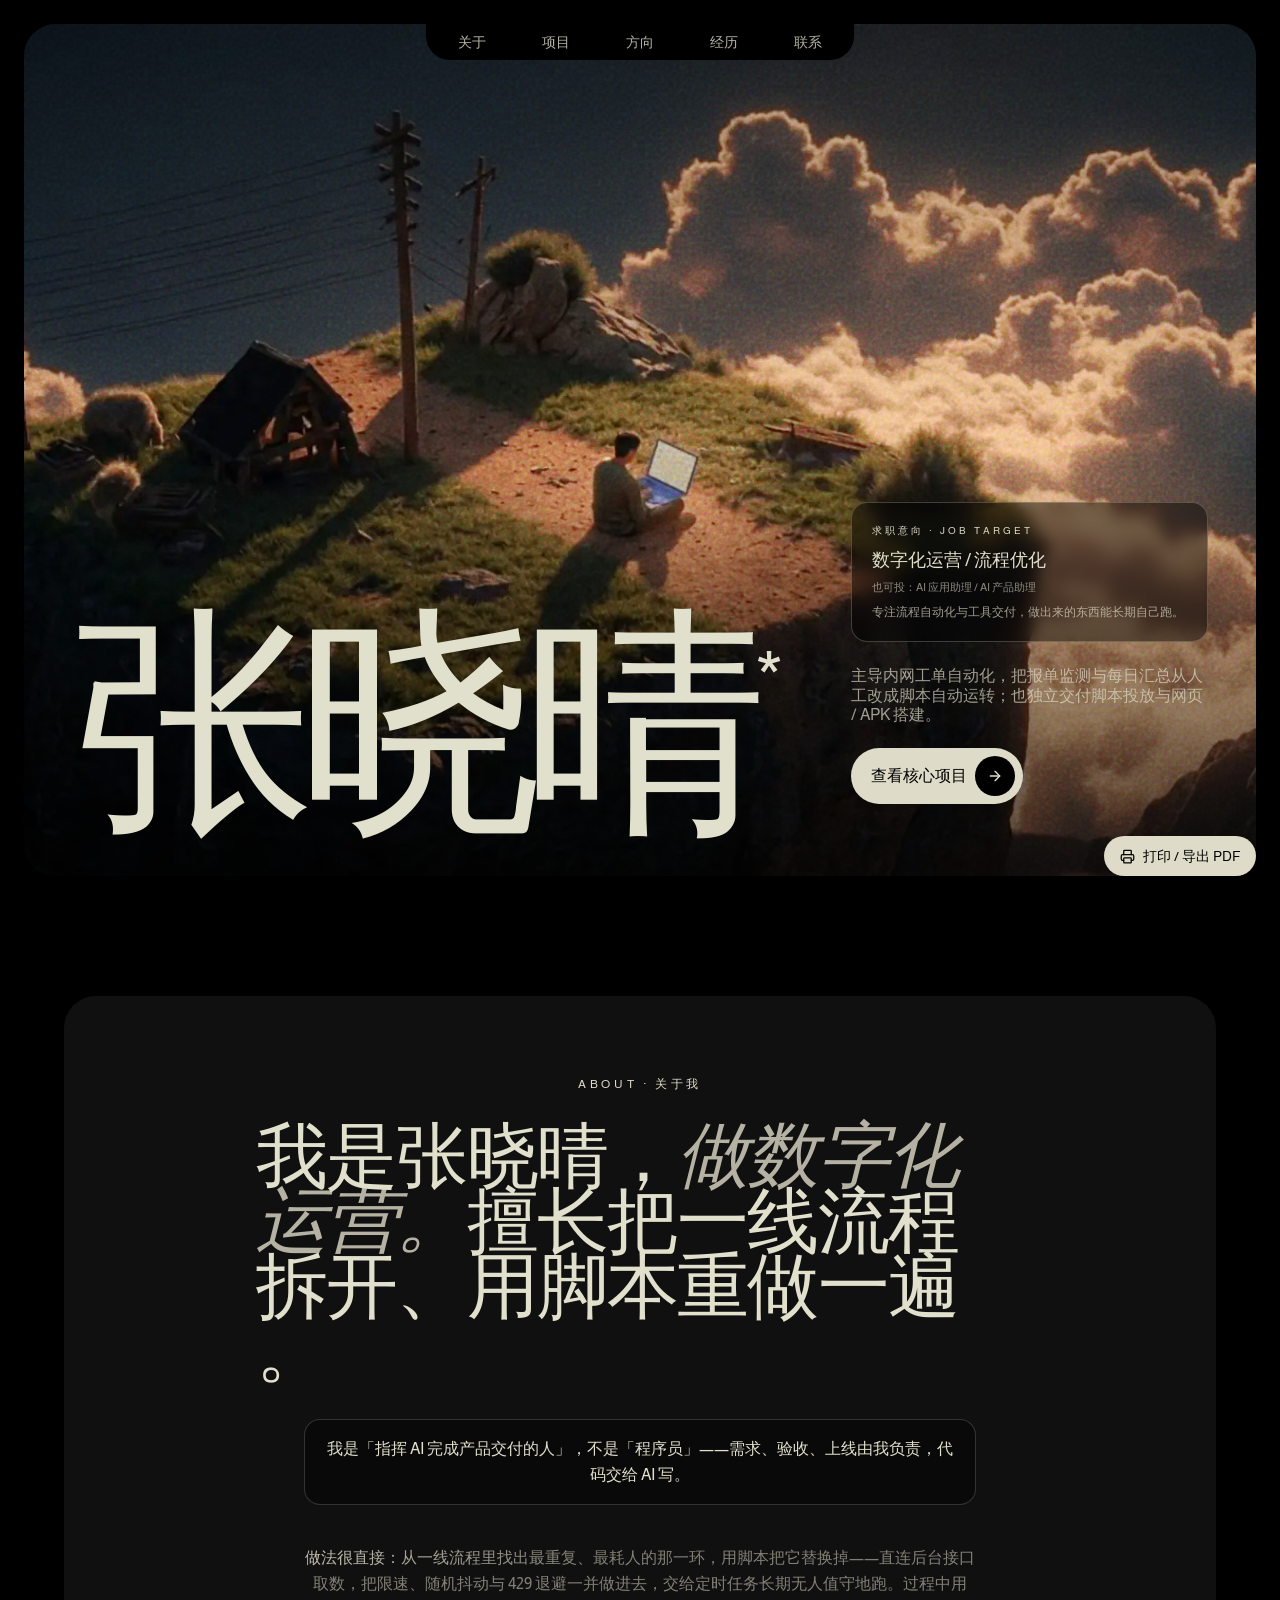
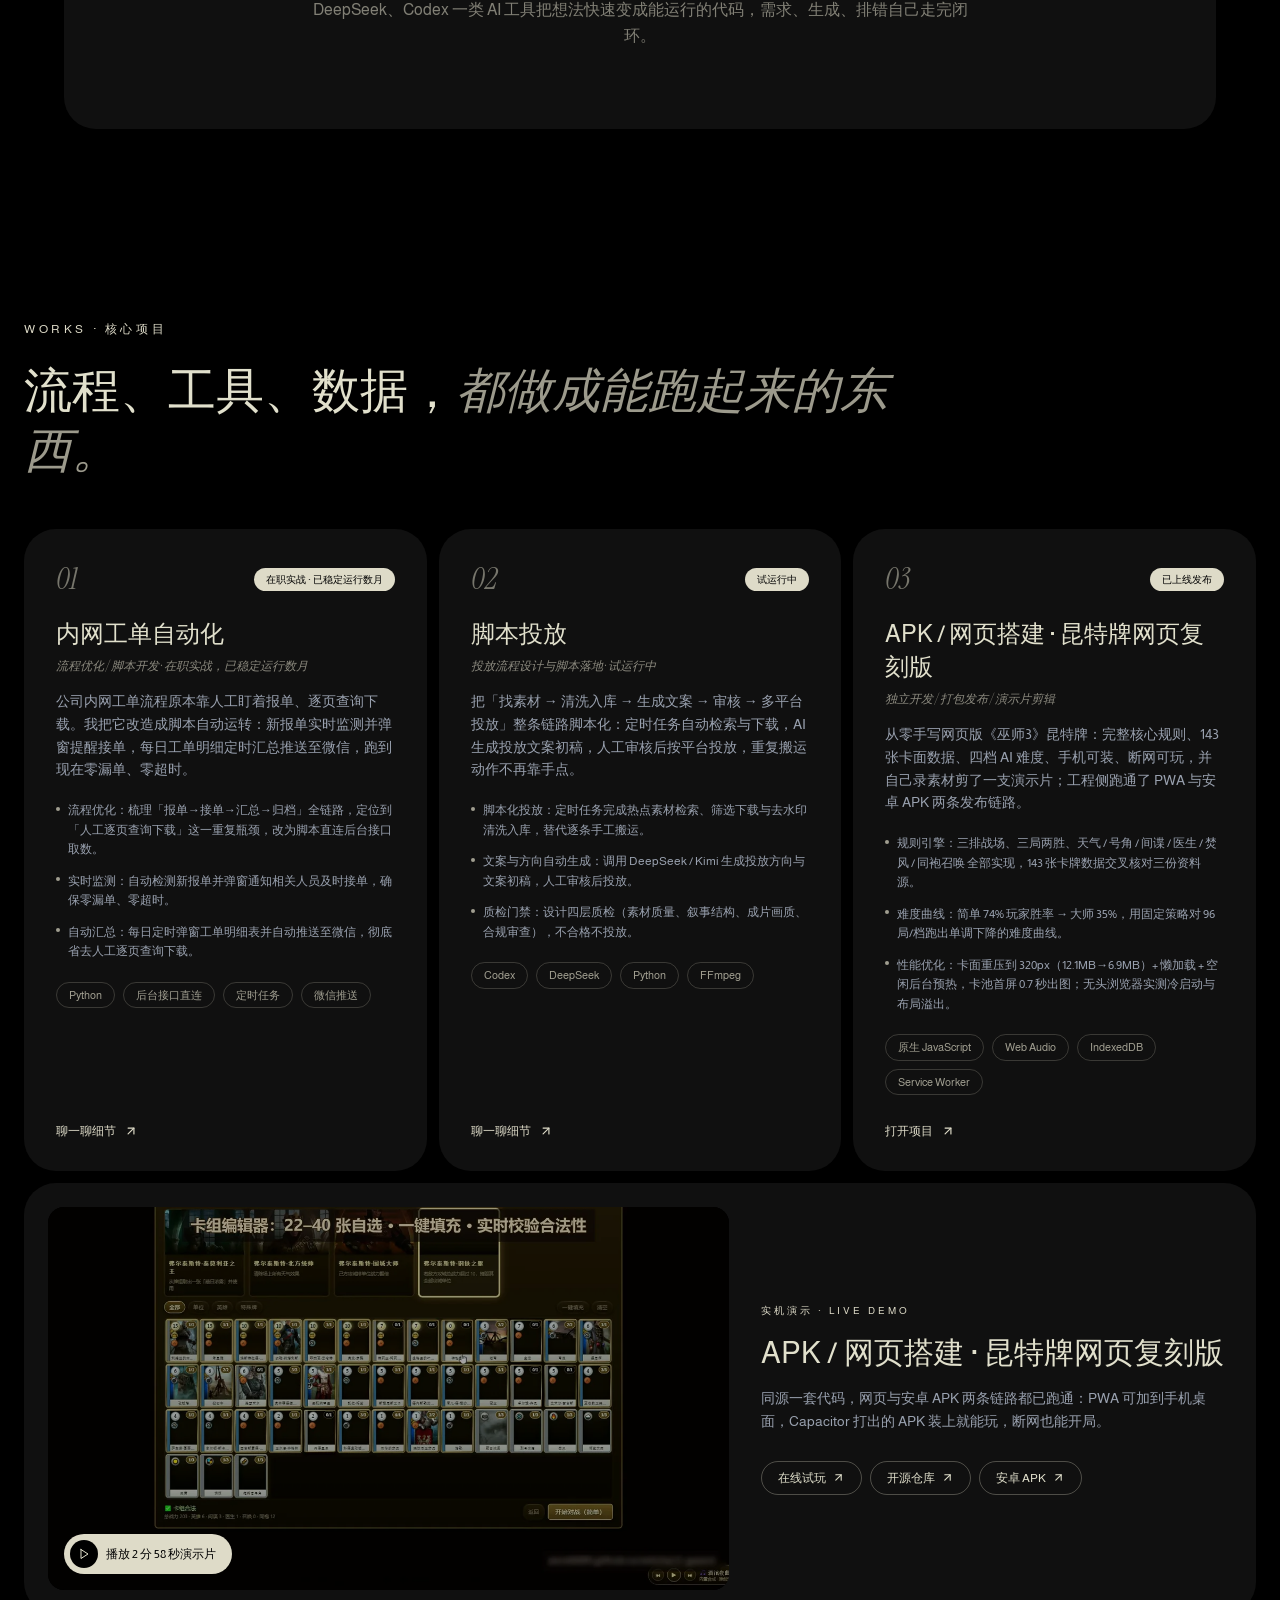
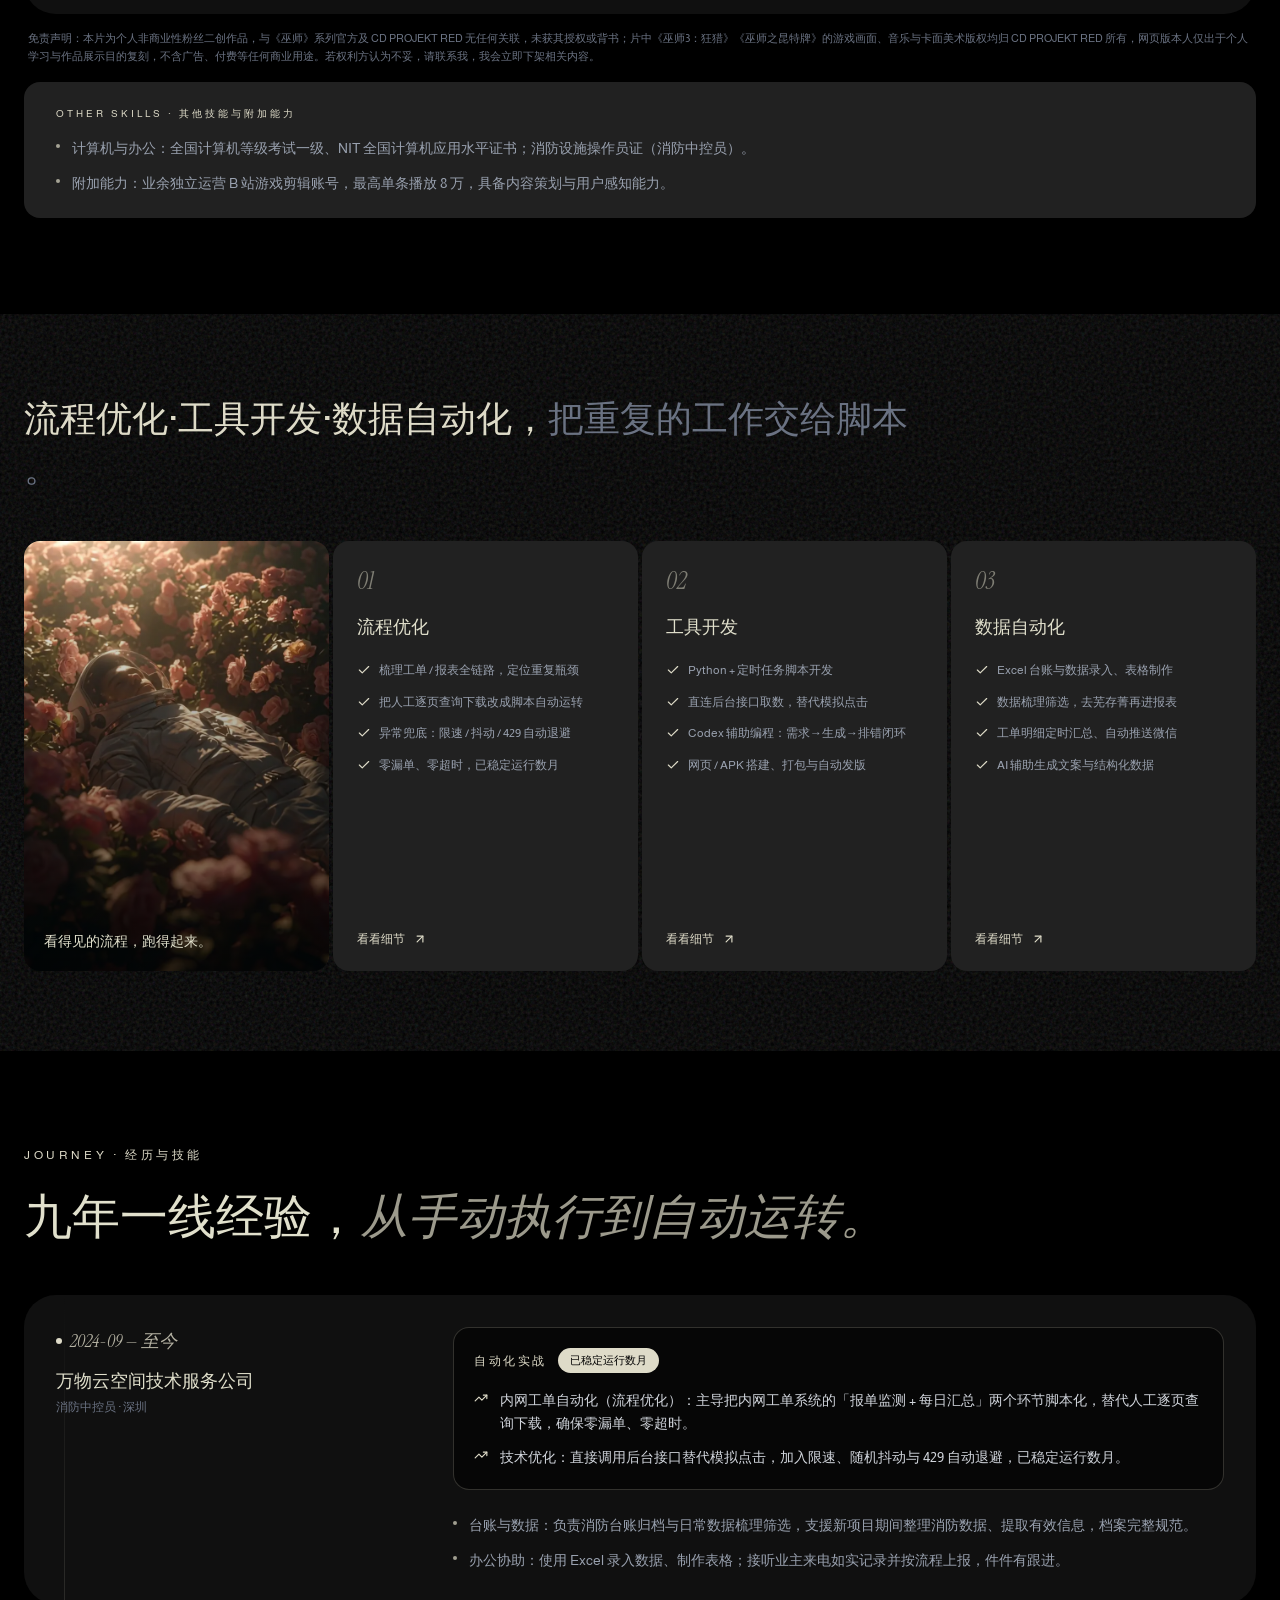
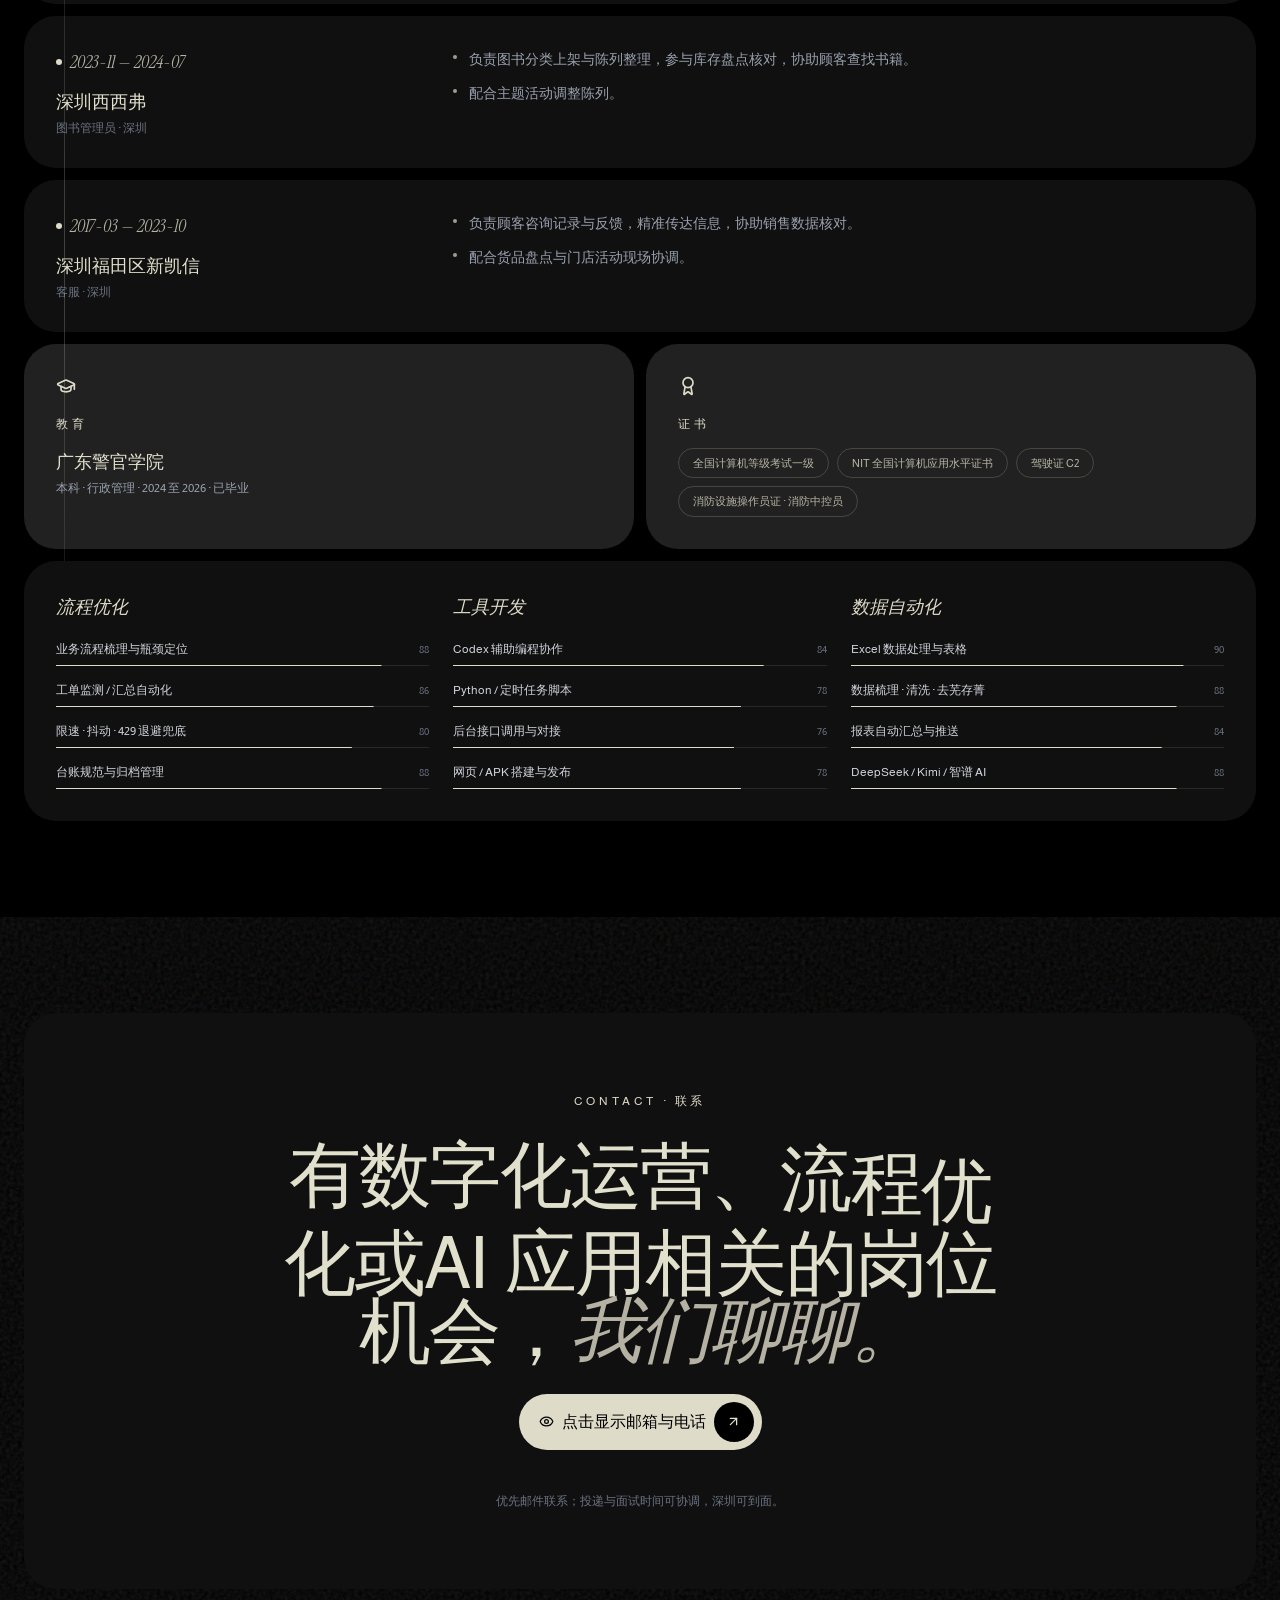
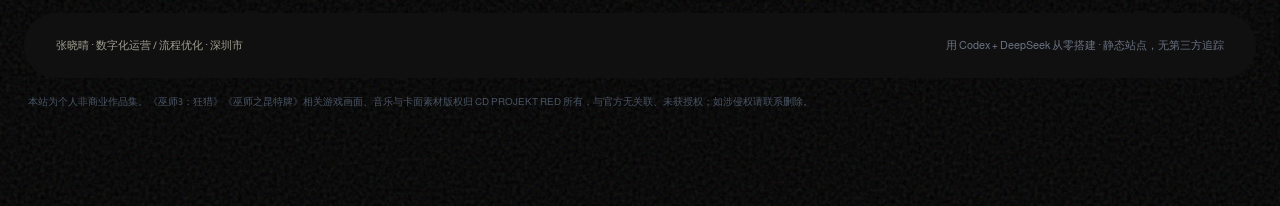
<file: index.html>
<!doctype html>
<html lang="zh-CN">
  <head>
    <meta charset="UTF-8" />
    <meta name="viewport" content="width=device-width, initial-scale=1.0" />
    <!-- 反爬 / 隐私：不希望被搜索引擎与聚合站点收录（发 HR 用直链即可） -->
    <meta name="robots" content="noindex, nofollow, noarchive, nosnippet, noimageindex" />
    <meta name="referrer" content="no-referrer" />
    <!--
      站点自身没有任何跨域请求、没有内联脚本、没有第三方统计。
      腾讯云那边由 nginx 下发同名 CSP 响应头；GitHub Pages 改不了响应头，
      只能靠这个 meta 兜底（frame-ancestors 在 meta 里会被忽略，腾讯云侧用响应头管）。
    -->
    <meta
      http-equiv="Content-Security-Policy"
      content="default-src 'self'; img-src 'self' data:; media-src 'self'; font-src 'self'; style-src 'self' 'unsafe-inline'; script-src 'self'; connect-src 'self' https://whitewolfstack.com; base-uri 'none'; form-action 'self'; object-src 'none'"
    />
    <title>张晓晴 · 数字化运营 / 流程优化 · 求职简历</title>
    <meta
      name="description"
      content="张晓晴，求职意向：数字化运营 / 流程优化（也可投 AI 应用助理 / AI 产品助理）。9 年一线经验，主导内网工单自动化（报单实时监测 + 每日汇总自动推送，稳定运行数月），独立完成脚本投放与 APK / 网页搭建。"
    />
    <meta name="theme-color" content="#000000" />
    <link rel="icon" type="image/svg+xml" href="./favicon.svg" />
    <script type="module" crossorigin src="./assets/index-Lp4M2jIa.js"></script>
    <link rel="stylesheet" crossorigin href="./assets/index-CyxgOv81.css">
  </head>
  <body>
    <div id="root"></div>
  </body>
</html>
</file>
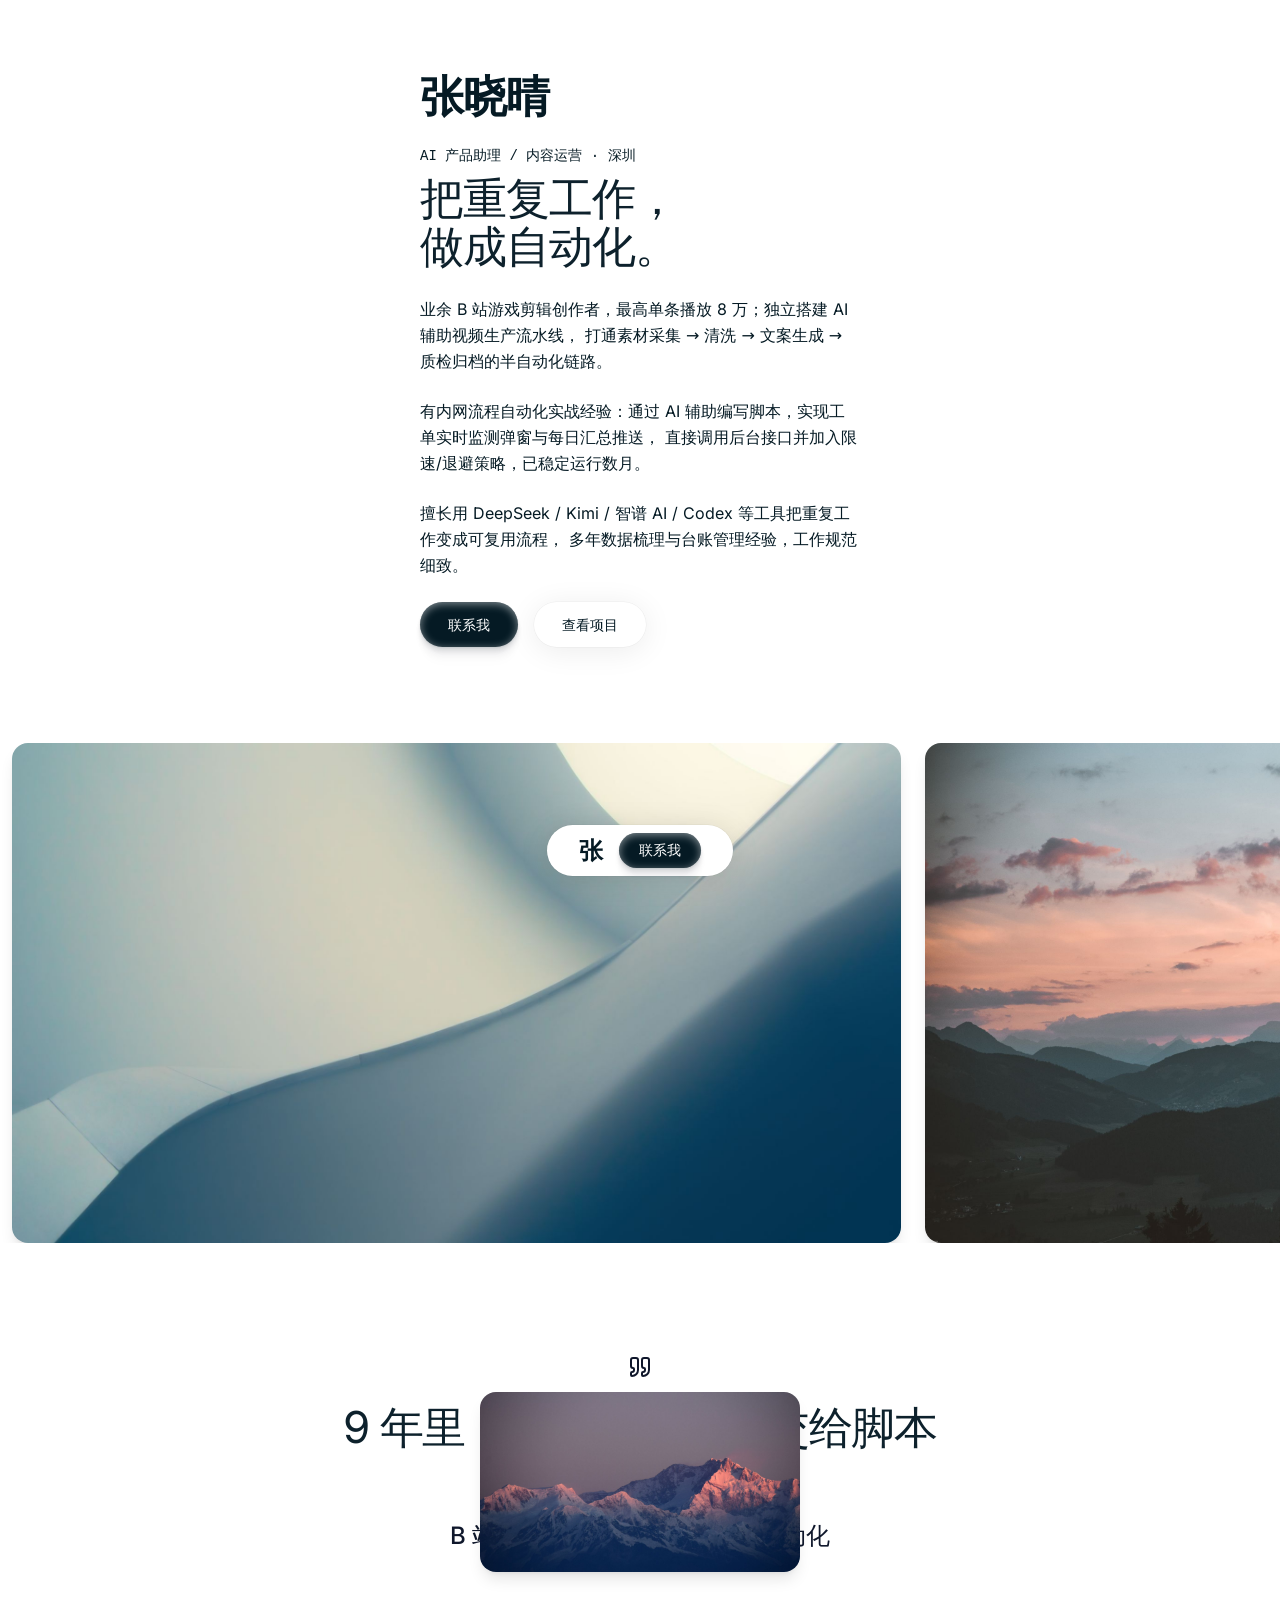
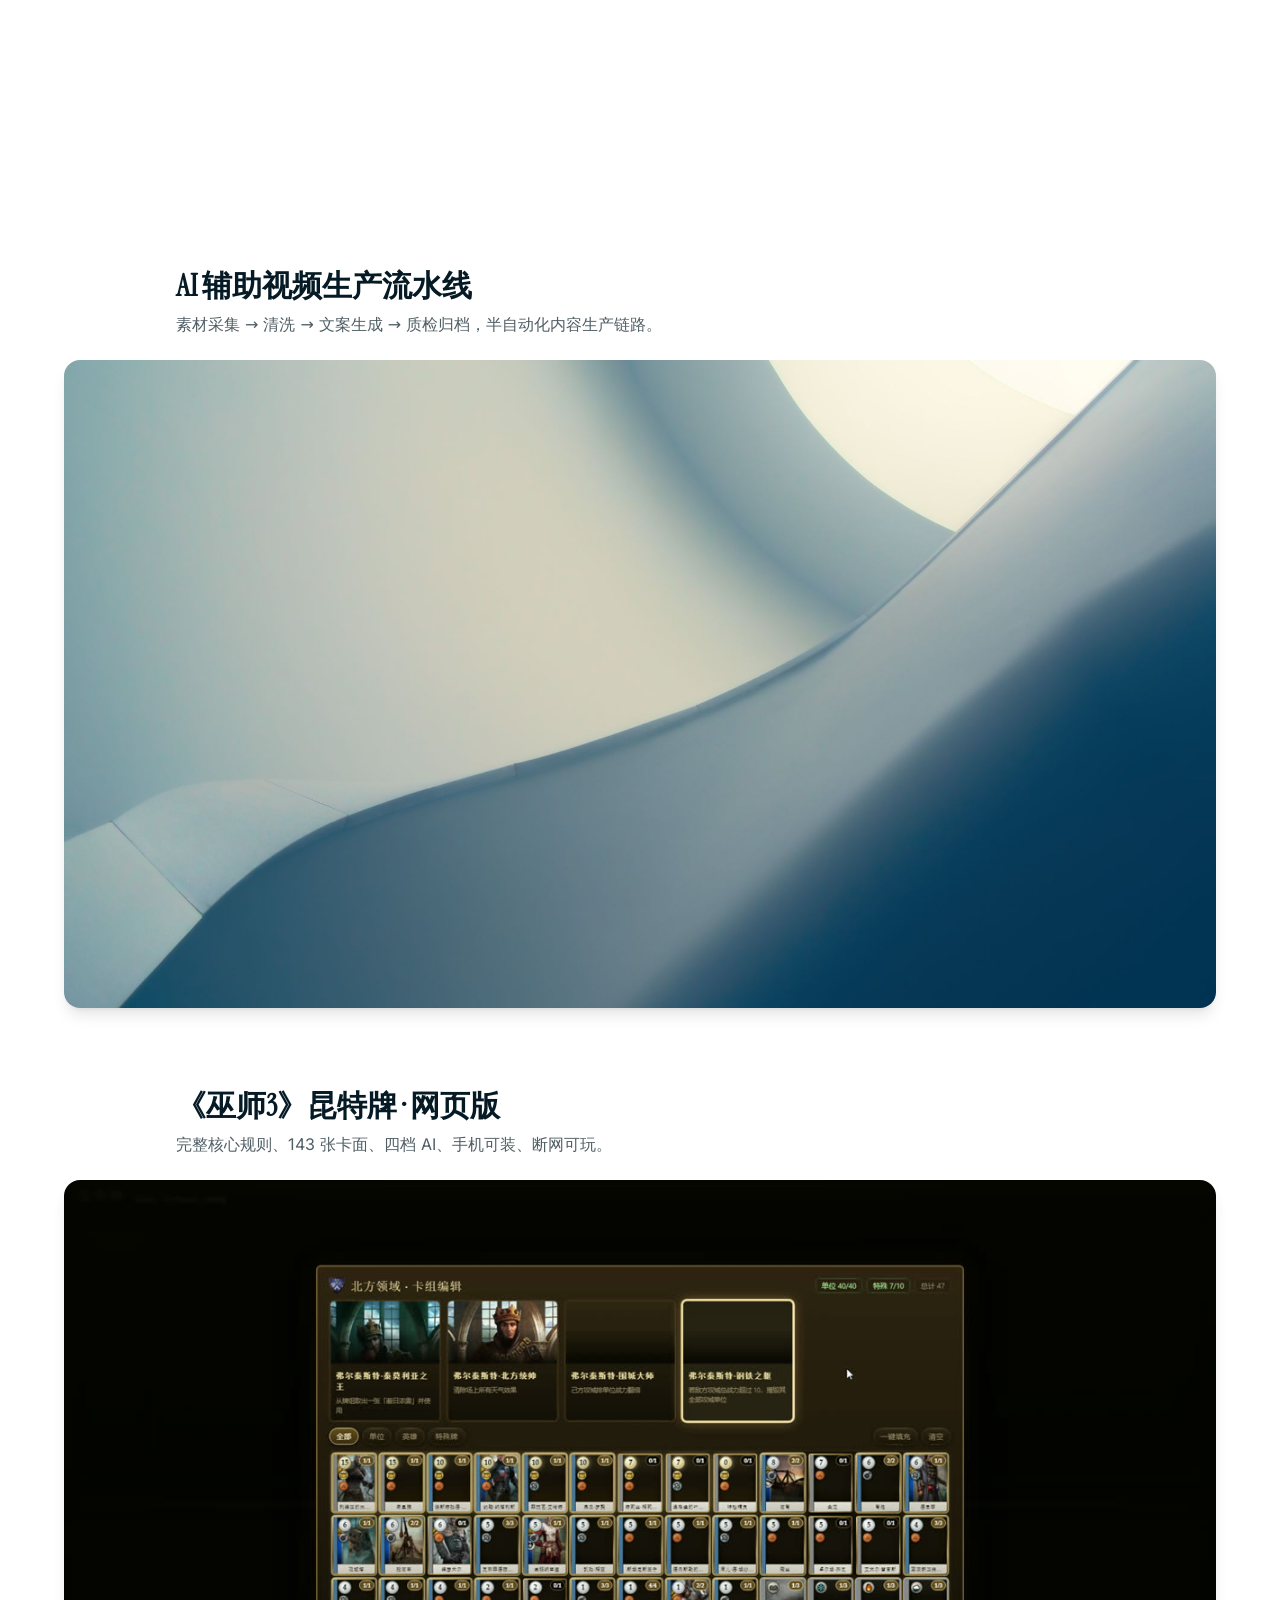
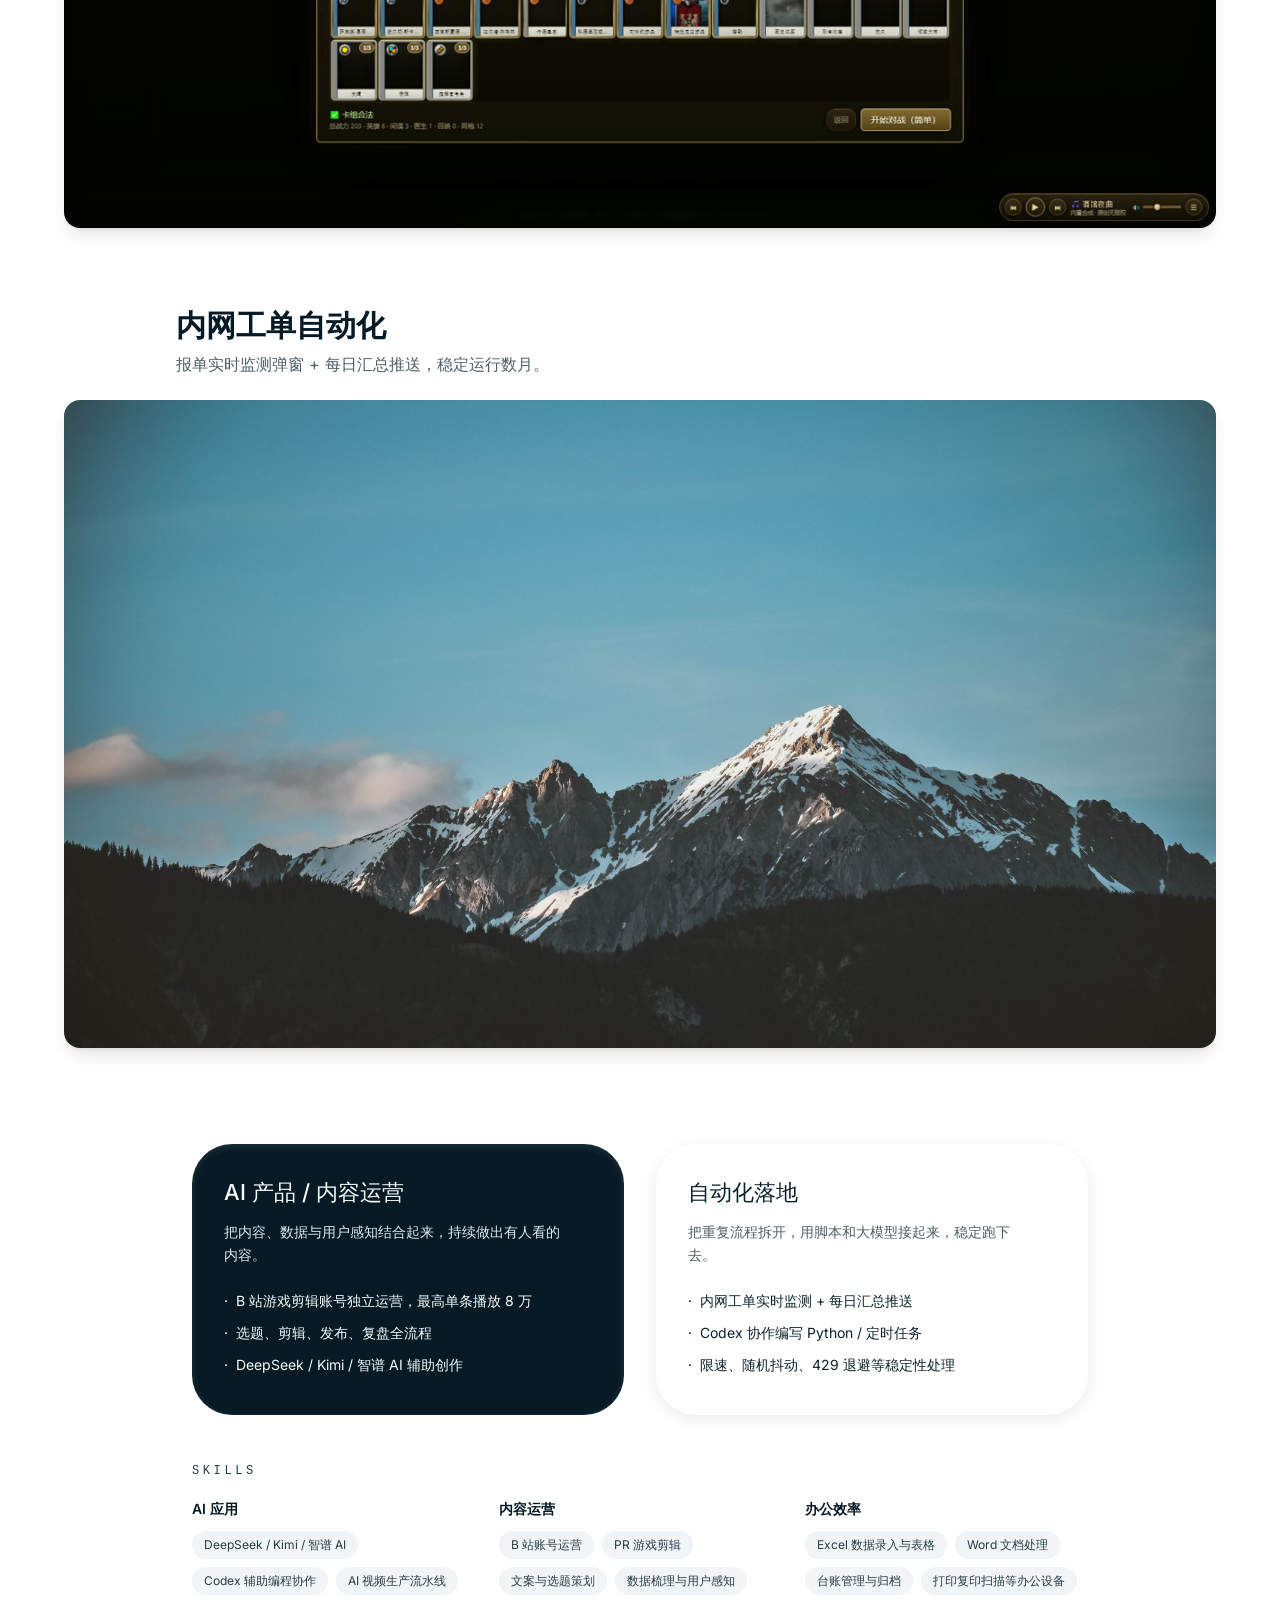
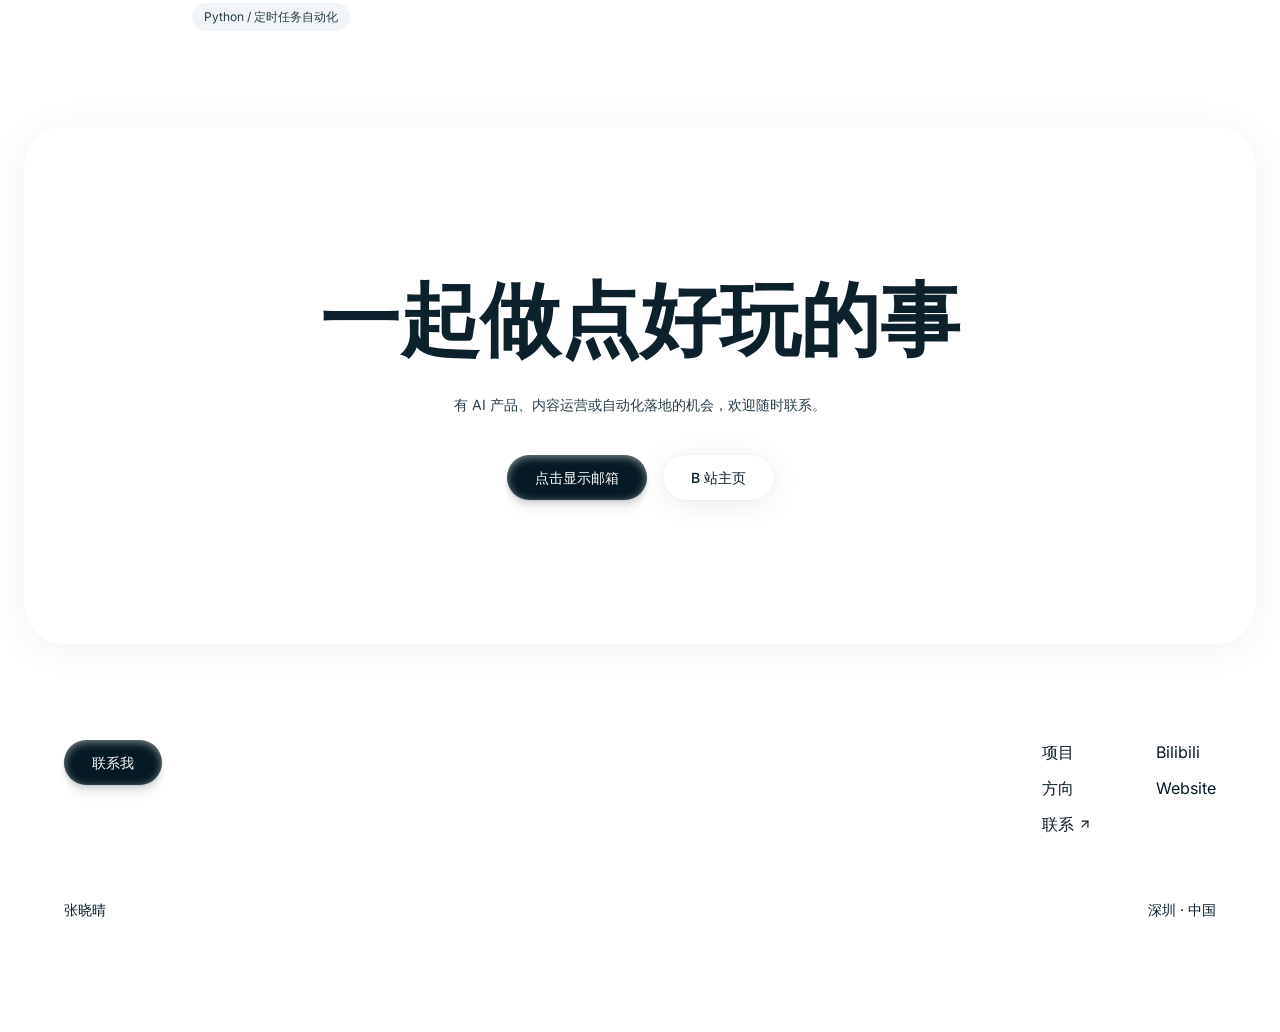
<file: v4/index.html>
<!doctype html>
<html lang="zh-CN">
  <head>
    <meta charset="UTF-8" />
    <meta name="viewport" content="width=device-width, initial-scale=1.0" />
    <title>张晓晴 · AI 产品助理 · 编辑式简历</title>
    <meta
      name="description"
      content="张晓晴，AI 产品助理 / 内容运营，B 站游戏剪辑创作者，独立搭建 AI 辅助内容生产流水线。"
    />
    <script type="module" crossorigin src="./assets/index-DI-AgAa8.js"></script>
    <link rel="stylesheet" crossorigin href="./assets/index-DAyLikrc.css">
  </head>
  <body>
    <div id="root"></div>
  </body>
</html>
</file>
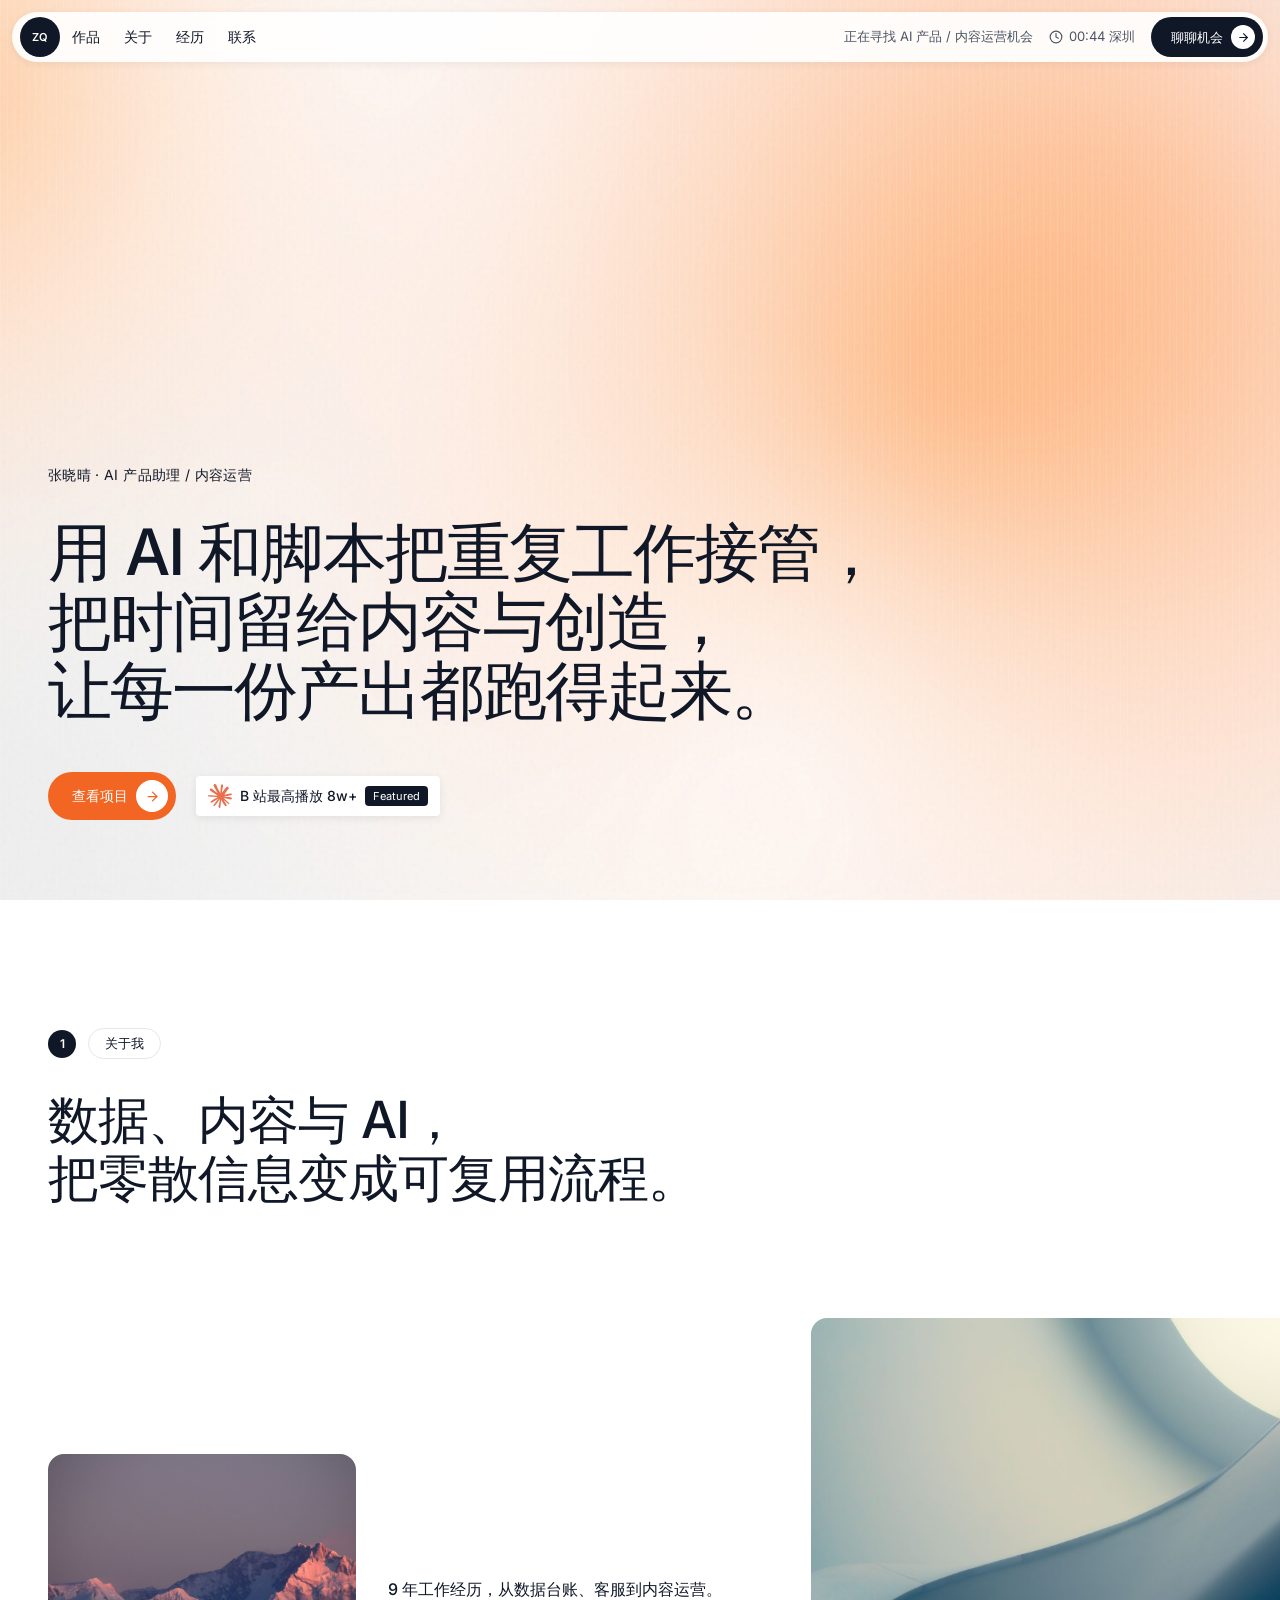
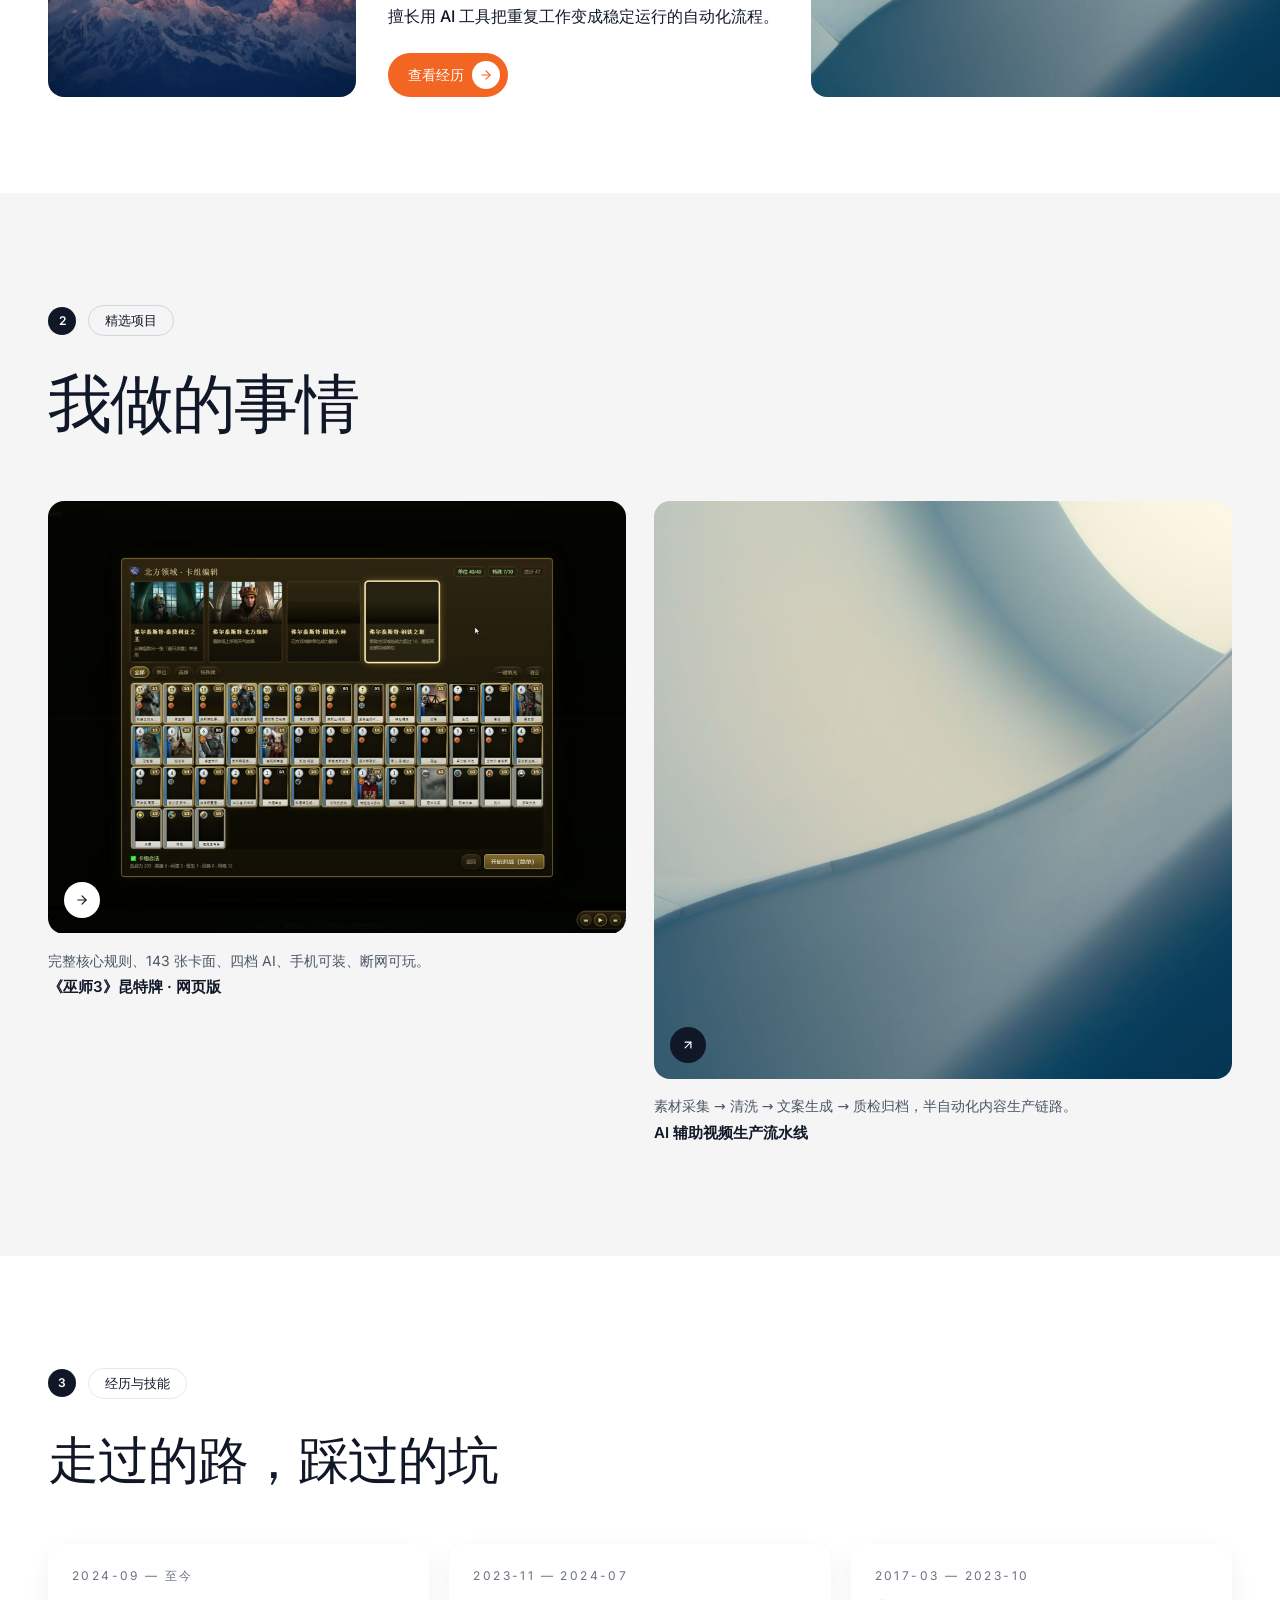
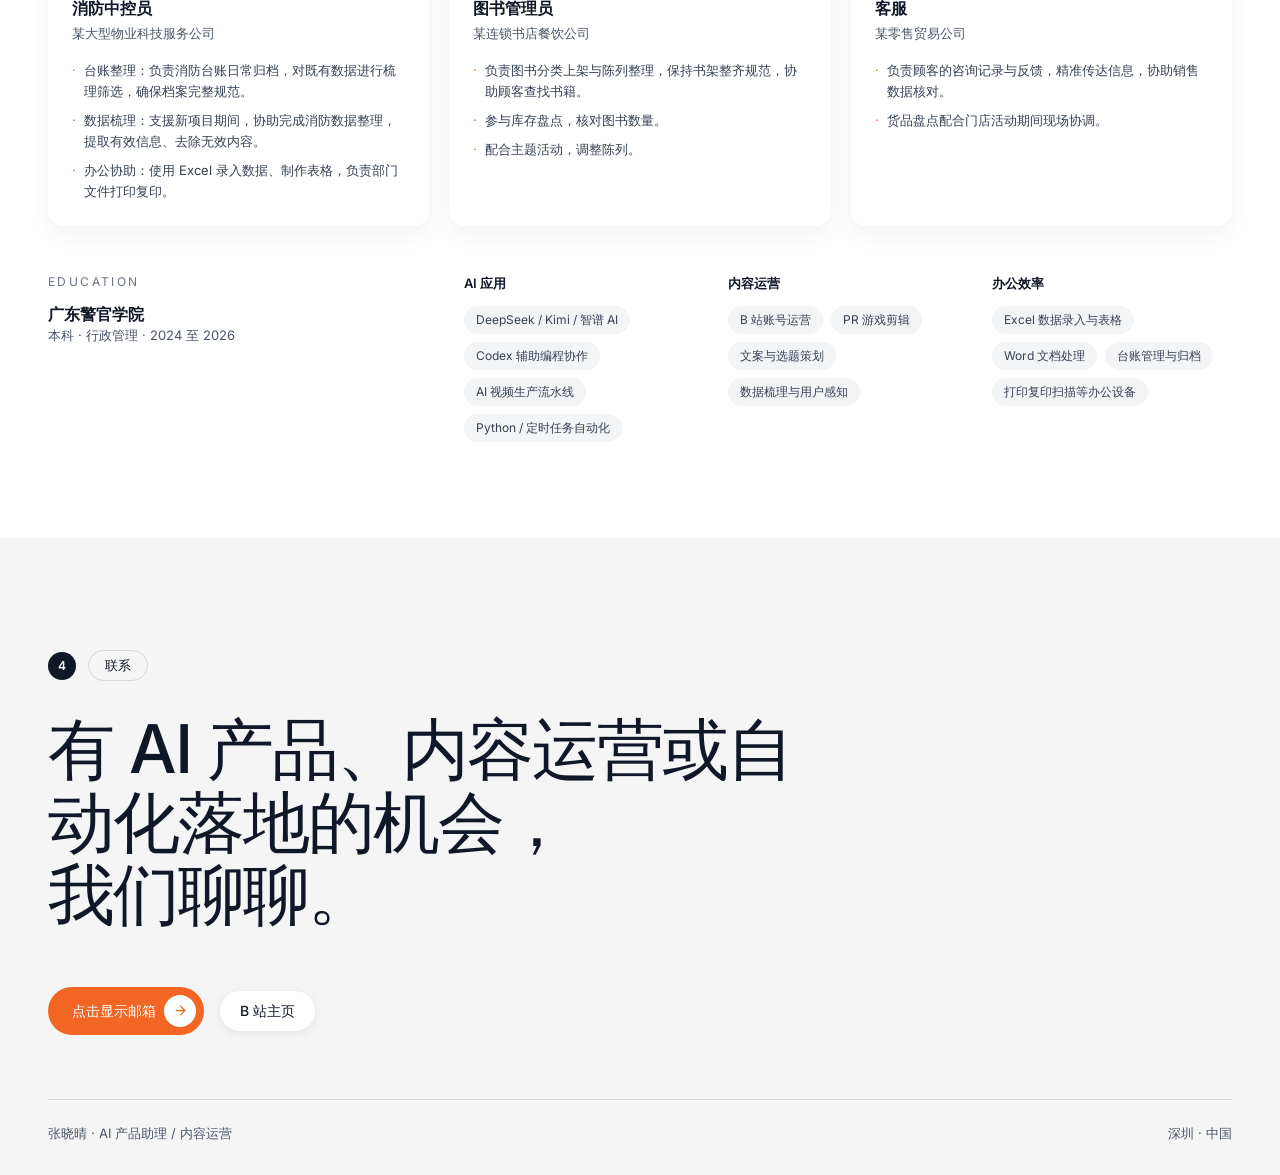
<file: v5/index.html>
<!doctype html>
<html lang="zh-CN">
  <head>
    <meta charset="UTF-8" />
    <meta name="viewport" content="width=device-width, initial-scale=1.0" />
    <title>张晓晴 · AI 产品助理 · 编辑式简历</title>
    <meta
      name="description"
      content="张晓晴，AI 产品助理 / 内容运营，B 站游戏剪辑创作者，独立搭建 AI 辅助内容生产流水线。"
    />
    <script type="module" crossorigin src="./assets/index-DCMDEBCp.js"></script>
    <link rel="stylesheet" crossorigin href="./assets/index-aQtsIDII.css">
  </head>
  <body>
    <div id="root"></div>
  </body>
</html>
</file>
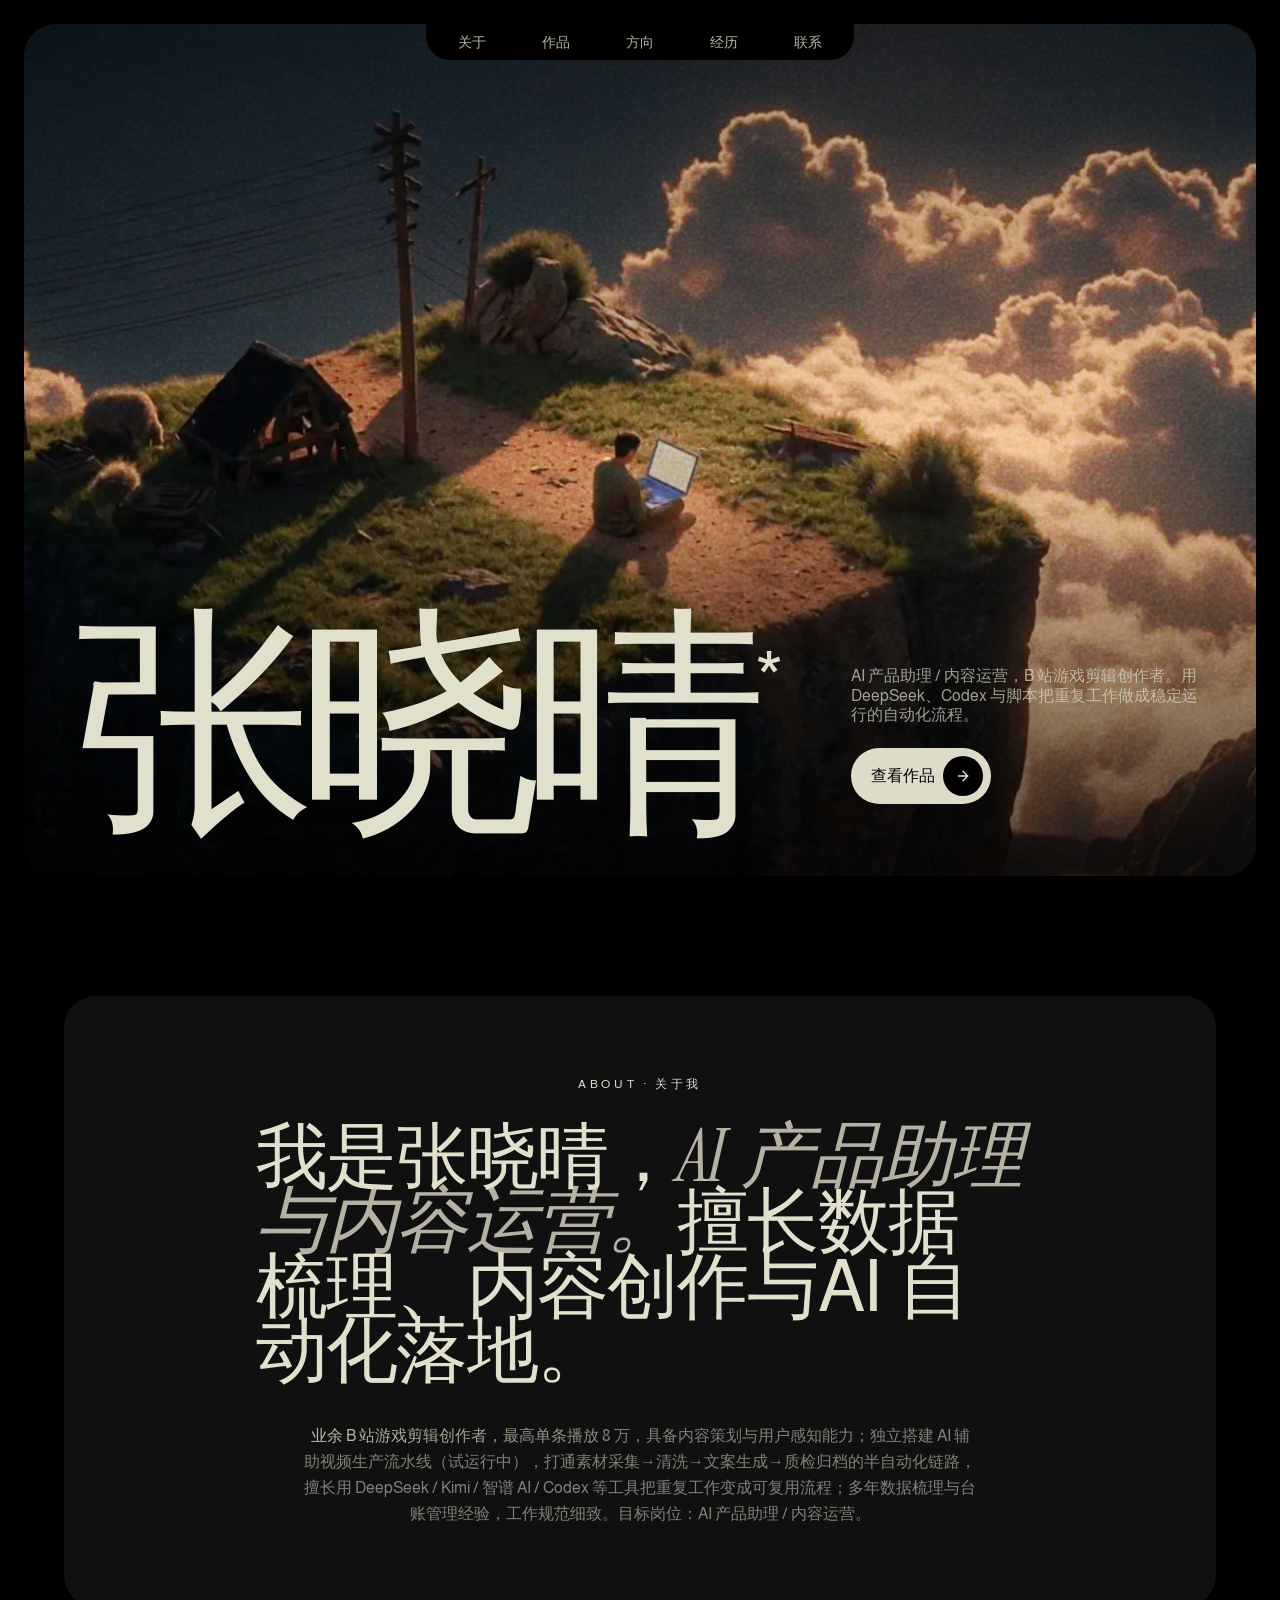
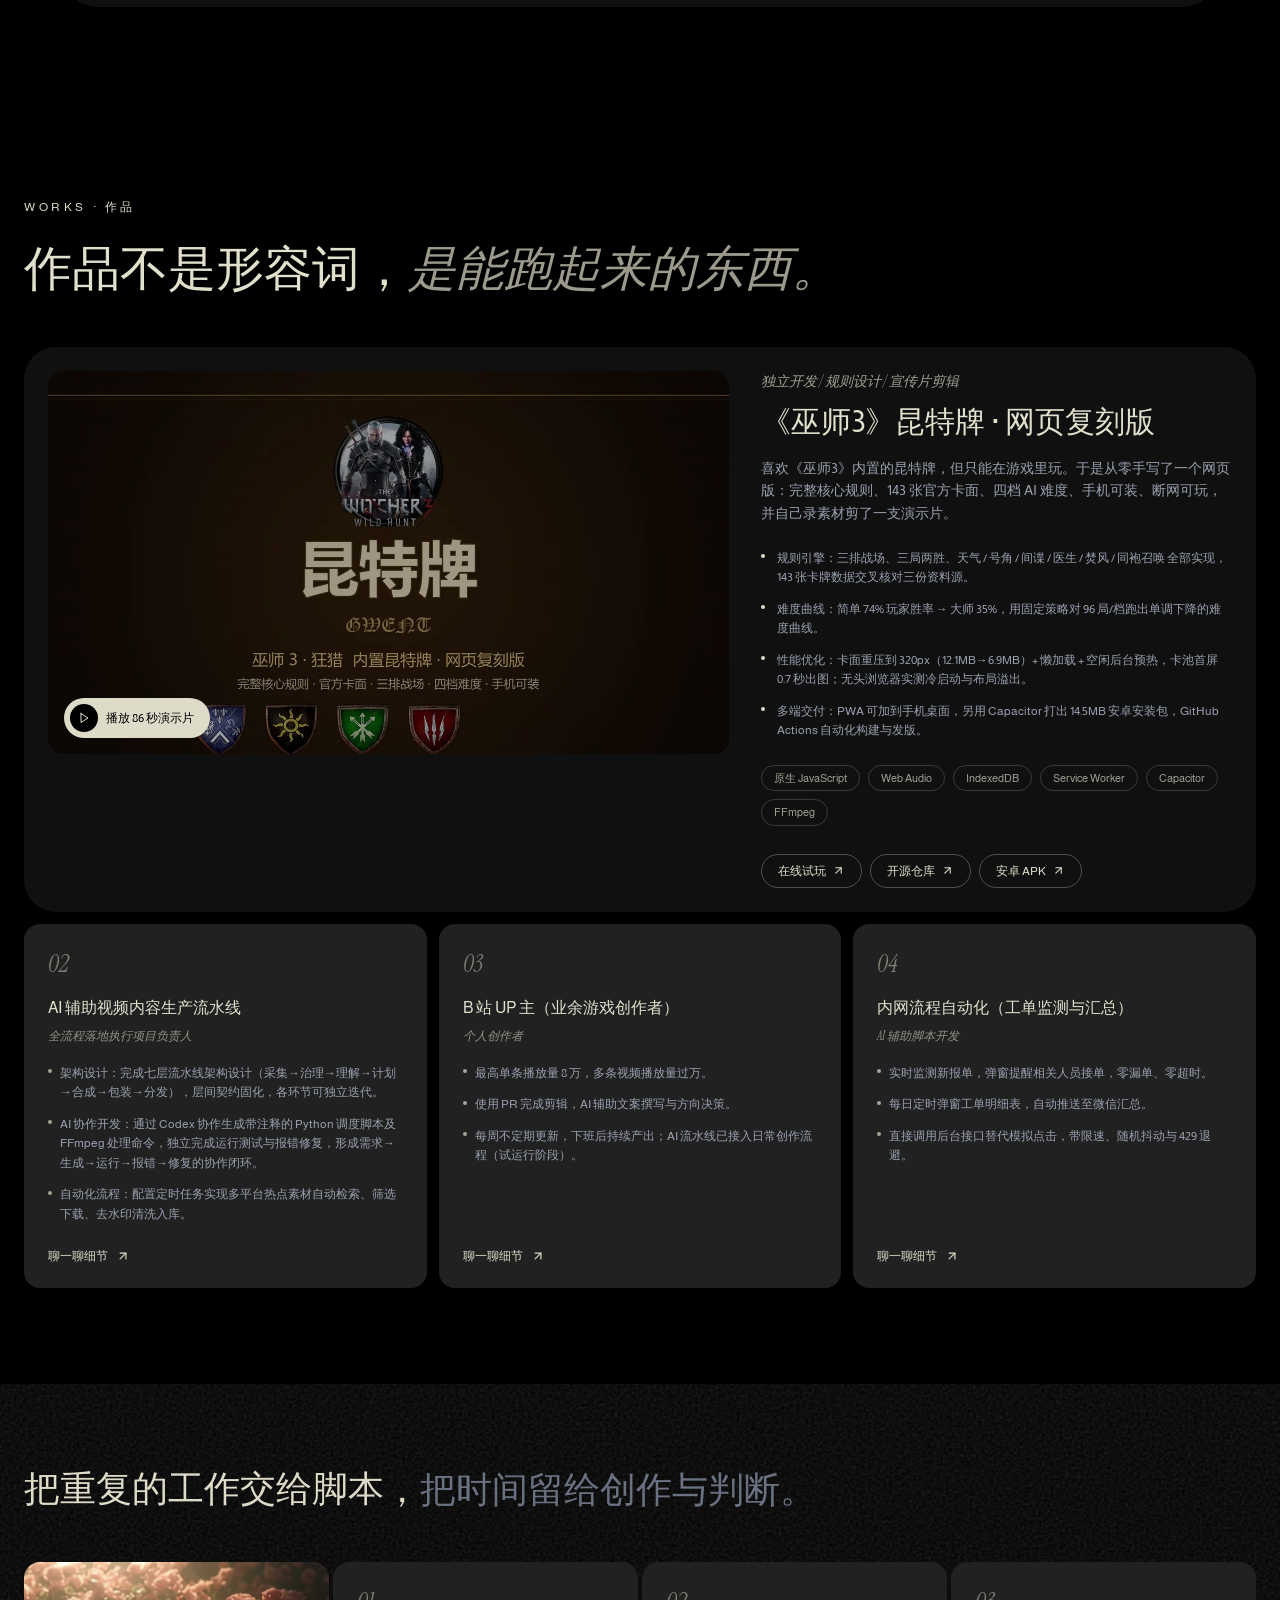
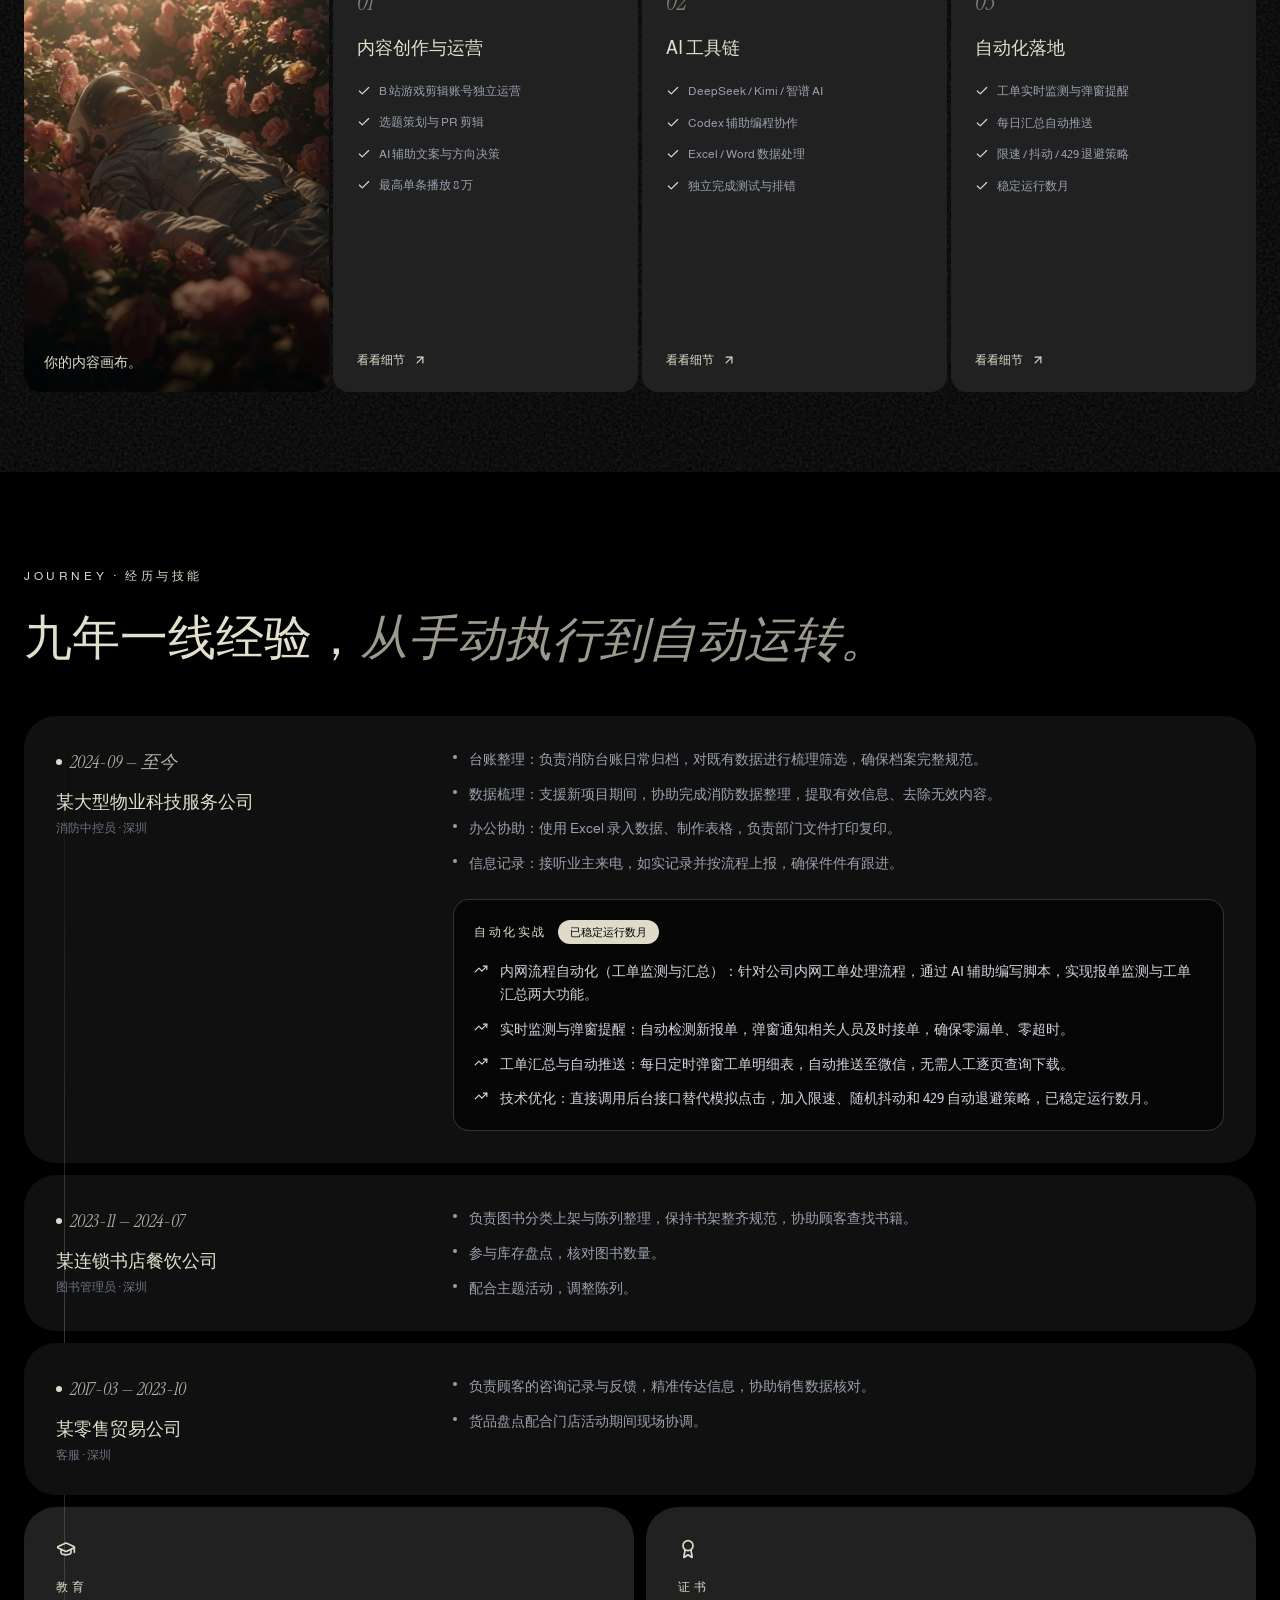
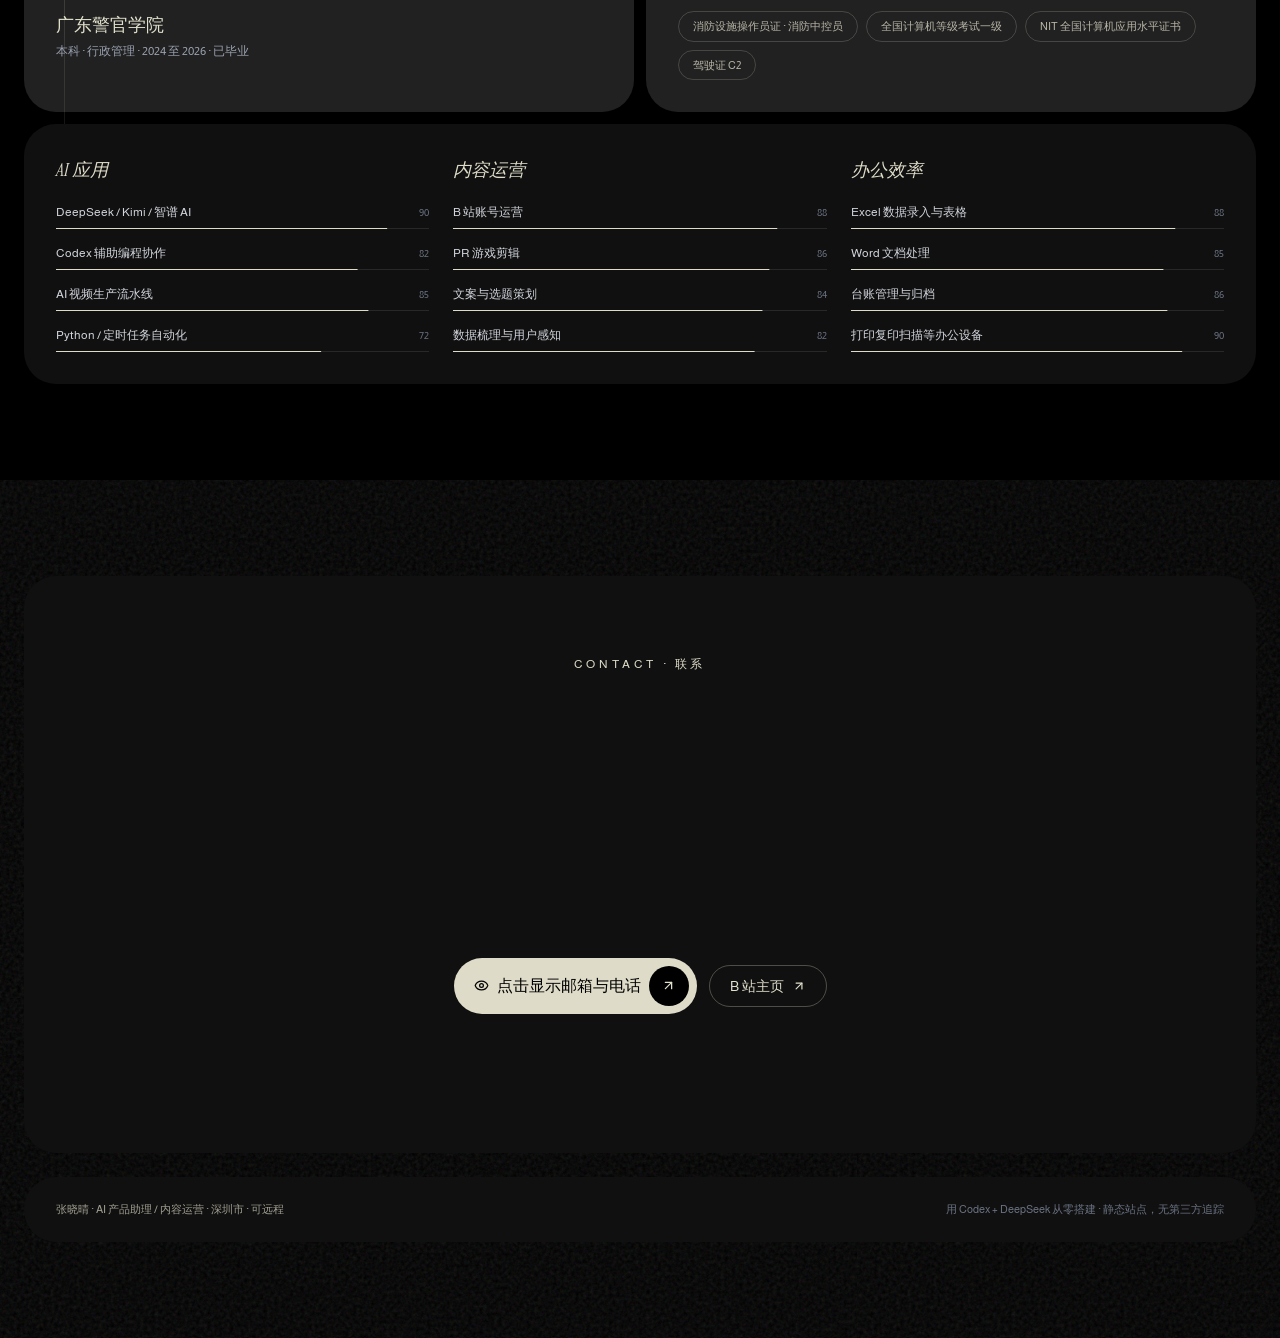
<file: v6/index.html>
<!doctype html>
<html lang="zh-CN">
  <head>
    <meta charset="UTF-8" />
    <meta name="viewport" content="width=device-width, initial-scale=1.0" />
    <title>张晓晴 · AI 产品助理 / 内容运营 · 动态简历</title>
    <meta
      name="description"
      content="张晓晴，AI 产品助理 / 内容运营，B 站游戏剪辑创作者，独立搭建 AI 辅助内容生产流水线，有内网工单自动化实战经验。"
    />
    <meta name="theme-color" content="#000000" />
    <link rel="icon" type="image/svg+xml" href="./favicon.svg" />
    <script type="module" crossorigin src="./assets/index-DIJLS6dx.js"></script>
    <link rel="stylesheet" crossorigin href="./assets/index-BYVFfTJw.css">
  </head>
  <body>
    <div id="root"></div>
  </body>
</html>
</file>
<file: assets/index-CyxgOv81.css>
/*! tailwindcss v4.3.3 | MIT License | https://tailwindcss.com */
@layer properties{@supports (((-webkit-hyphens:none)) and (not (margin-trim:inline))) or ((-moz-orient:inline) and (not (color:rgb(from red r g b)))){*,:before,:after,::backdrop{--tw-translate-x:0;--tw-translate-y:0;--tw-translate-z:0;--tw-rotate-x:initial;--tw-rotate-y:initial;--tw-rotate-z:initial;--tw-skew-x:initial;--tw-skew-y:initial;--tw-space-y-reverse:0;--tw-border-style:solid;--tw-gradient-position:initial;--tw-gradient-from:#0000;--tw-gradient-via:#0000;--tw-gradient-to:#0000;--tw-gradient-stops:initial;--tw-gradient-via-stops:initial;--tw-gradient-from-position:0%;--tw-gradient-via-position:50%;--tw-gradient-to-position:100%;--tw-leading:initial;--tw-font-weight:initial;--tw-tracking:initial;--tw-shadow:0 0 #0000;--tw-shadow-color:initial;--tw-shadow-alpha:100%;--tw-inset-shadow:0 0 #0000;--tw-inset-shadow-color:initial;--tw-inset-shadow-alpha:100%;--tw-ring-color:initial;--tw-ring-shadow:0 0 #0000;--tw-inset-ring-color:initial;--tw-inset-ring-shadow:0 0 #0000;--tw-ring-inset:initial;--tw-ring-offset-width:0px;--tw-ring-offset-color:#fff;--tw-ring-offset-shadow:0 0 #0000;--tw-blur:initial;--tw-brightness:initial;--tw-contrast:initial;--tw-grayscale:initial;--tw-hue-rotate:initial;--tw-invert:initial;--tw-opacity:initial;--tw-saturate:initial;--tw-sepia:initial;--tw-drop-shadow:initial;--tw-drop-shadow-color:initial;--tw-drop-shadow-alpha:100%;--tw-drop-shadow-size:initial;--tw-backdrop-blur:initial;--tw-backdrop-brightness:initial;--tw-backdrop-contrast:initial;--tw-backdrop-grayscale:initial;--tw-backdrop-hue-rotate:initial;--tw-backdrop-invert:initial;--tw-backdrop-opacity:initial;--tw-backdrop-saturate:initial;--tw-backdrop-sepia:initial;--tw-duration:initial;--tw-ease:initial;--tw-scale-x:1;--tw-scale-y:1;--tw-scale-z:1}}}@layer theme{:root,:host{--font-sans:-apple-system, BlinkMacSystemFont, "Segoe UI", Roboto, "Helvetica Neue", "Noto Sans", Arial, sans-serif, "Apple Color Emoji", "Segoe UI Emoji", "Segoe UI Symbol", "Noto Color Emoji";--font-serif:ui-serif, Georgia, Cambria, "Times New Roman", Times, serif;--font-mono:ui-monospace, SFMono-Regular, Menlo, Monaco, Consolas, "Liberation Mono", "Courier New", monospace;--color-slate-900:oklch(20.8% .042 265.755);--color-gray-100:oklch(96.7% .003 264.542);--color-gray-200:oklch(92.8% .006 264.531);--color-gray-300:oklch(87.2% .01 258.338);--color-gray-400:oklch(70.7% .022 261.325);--color-gray-500:oklch(55.1% .027 264.364);--color-gray-600:oklch(44.6% .03 256.802);--color-gray-700:oklch(37.3% .034 259.733);--color-gray-900:oklch(21% .034 264.665);--color-neutral-300:oklch(87% 0 none);--color-neutral-400:oklch(70.8% 0 none);--color-neutral-500:oklch(55.6% 0 none);--color-neutral-600:oklch(43.9% 0 none);--color-neutral-700:oklch(37.1% 0 none);--color-neutral-800:oklch(26.9% 0 none);--color-black:#000;--color-white:#fff;--spacing:.25rem;--container-xs:20rem;--container-md:28rem;--container-xl:36rem;--container-2xl:42rem;--container-3xl:48rem;--container-4xl:56rem;--container-6xl:72rem;--container-7xl:80rem;--text-xs:.75rem;--text-xs--line-height:calc(1 / .75);--text-sm:.875rem;--text-sm--line-height:calc(1.25 / .875);--text-base:1rem;--text-base--line-height:calc(1.5 / 1);--text-lg:1.125rem;--text-lg--line-height:calc(1.75 / 1.125);--text-xl:1.25rem;--text-xl--line-height:calc(1.75 / 1.25);--text-2xl:1.5rem;--text-2xl--line-height:calc(2 / 1.5);--text-3xl:1.875rem;--text-3xl--line-height:calc(2.25 / 1.875);--text-4xl:2.25rem;--text-4xl--line-height:calc(2.5 / 2.25);--text-5xl:3rem;--text-5xl--line-height:1;--text-6xl:3.75rem;--text-6xl--line-height:1;--text-7xl:4.5rem;--text-7xl--line-height:1;--font-weight-normal:400;--font-weight-medium:500;--font-weight-semibold:600;--font-weight-bold:700;--tracking-tight:-.025em;--tracking-wide:.025em;--leading-tight:1.25;--leading-snug:1.375;--leading-relaxed:1.625;--radius-2xl:1rem;--radius-3xl:1.5rem;--ease-in:cubic-bezier(.4, 0, 1, 1);--ease-out:cubic-bezier(0, 0, .2, 1);--ease-in-out:cubic-bezier(.4, 0, .2, 1);--animate-spin:spin 1s linear infinite;--blur-sm:8px;--aspect-video:16 / 9;--default-transition-duration:.15s;--default-transition-timing-function:cubic-bezier(.4, 0, .2, 1);--default-font-family:var(--font-sans);--default-mono-font-family:var(--font-mono)}}@layer base{*,:after,:before,::backdrop{box-sizing:border-box;border:0 solid;margin:0;padding:0}::file-selector-button{box-sizing:border-box;border:0 solid;margin:0;padding:0}html,:host{-webkit-text-size-adjust:100%;tab-size:4;line-height:1.5;font-family:var(--default-font-family,-apple-system, BlinkMacSystemFont, "Segoe UI", Roboto, "Helvetica Neue", "Noto Sans", Arial, sans-serif, "Apple Color Emoji", "Segoe UI Emoji", "Segoe UI Symbol", "Noto Color Emoji");font-feature-settings:var(--default-font-feature-settings,normal);font-variation-settings:var(--default-font-variation-settings,normal);-webkit-tap-highlight-color:transparent}hr{height:0;color:inherit;border-top-width:1px}abbr:where([title]){-webkit-text-decoration:underline dotted;text-decoration:underline dotted}h1,h2,h3,h4,h5,h6{font-size:inherit;font-weight:inherit}a{color:inherit;-webkit-text-decoration:inherit;-webkit-text-decoration:inherit;-webkit-text-decoration:inherit;-webkit-text-decoration:inherit;text-decoration:inherit}b,strong{font-weight:bolder}code,kbd,samp,pre{font-family:var(--default-mono-font-family,ui-monospace, SFMono-Regular, Menlo, Monaco, Consolas, "Liberation Mono", "Courier New", monospace);font-feature-settings:var(--default-mono-font-feature-settings,normal);font-variation-settings:var(--default-mono-font-variation-settings,normal);font-size:1em}small{font-size:80%}sub,sup{vertical-align:baseline;font-size:75%;line-height:0;position:relative}sub{bottom:-.25em}sup{top:-.5em}table{text-indent:0;border-color:inherit;border-collapse:collapse}:-moz-focusring:where(:not(iframe)){outline:auto}progress{vertical-align:baseline}summary{display:list-item}ol,ul,menu{list-style:none}img,svg,video,canvas,audio,iframe,embed,object{vertical-align:middle;display:block}img,video{max-width:100%;height:auto}button,input,select,optgroup,textarea{font:inherit;font-feature-settings:inherit;font-variation-settings:inherit;letter-spacing:inherit;color:inherit;opacity:1;background-color:#0000;border-radius:0}::file-selector-button{font:inherit;font-feature-settings:inherit;font-variation-settings:inherit;letter-spacing:inherit;color:inherit;opacity:1;background-color:#0000;border-radius:0}:where(select:is([multiple],[size])) optgroup{font-weight:bolder}:where(select:is([multiple],[size])) optgroup option{padding-inline-start:20px}::file-selector-button{margin-inline-end:4px}::placeholder{opacity:1}@supports (not ((-webkit-appearance:-apple-pay-button))) or (contain-intrinsic-size:1px){::placeholder{color:currentColor}@supports (color:color-mix(in lab, red, red)){::placeholder{color:color-mix(in oklab, currentcolor 50%, transparent)}}}textarea{resize:vertical}::-webkit-search-decoration{-webkit-appearance:none}::-webkit-date-and-time-value{min-height:1lh;text-align:inherit}::-webkit-datetime-edit{display:inline-flex}::-webkit-datetime-edit-fields-wrapper{padding:0}::-webkit-datetime-edit{padding-block:0}::-webkit-datetime-edit-year-field{padding-block:0}::-webkit-datetime-edit-month-field{padding-block:0}::-webkit-datetime-edit-day-field{padding-block:0}::-webkit-datetime-edit-hour-field{padding-block:0}::-webkit-datetime-edit-minute-field{padding-block:0}::-webkit-datetime-edit-second-field{padding-block:0}::-webkit-datetime-edit-millisecond-field{padding-block:0}::-webkit-datetime-edit-meridiem-field{padding-block:0}::-webkit-calendar-picker-indicator{line-height:1}:-moz-ui-invalid{box-shadow:none}button,input:where([type=button],[type=reset],[type=submit]){appearance:button}::file-selector-button{appearance:button}::-webkit-inner-spin-button{height:auto}::-webkit-outer-spin-button{height:auto}[hidden]:where(:not([hidden=until-found])){display:none!important}}@layer components;@layer utilities{.pointer-events-none{pointer-events:none}.visible{visibility:visible}.sr-only{clip-path:inset(50%);white-space:nowrap;border-width:0;width:1px;height:1px;margin:-1px;padding:0;position:absolute;overflow:hidden}.absolute{position:absolute}.fixed{position:fixed}.relative{position:relative}.inset-0{inset:0}.inset-\[-12\%\]{inset:-12%}.top-0{top:0}.top-\[0\.35em\]{top:.35em}.top-\[0\.62em\]{top:.62em}.-right-\[0\.22em\]{right:-.22em}.right-0{right:0}.right-4{right:calc(var(--spacing) * 4)}.bottom-0{bottom:0}.bottom-4{bottom:calc(var(--spacing) * 4)}.bottom-5{bottom:calc(var(--spacing) * 5)}.bottom-6{bottom:calc(var(--spacing) * 6)}.left-0{left:0}.left-1\/2{left:50%}.left-4{left:calc(var(--spacing) * 4)}.left-5{left:calc(var(--spacing) * 5)}.left-10{left:calc(var(--spacing) * 10)}.left-\[2px\]{left:2px}.z-10{z-index:10}.z-20{z-index:20}.z-50{z-index:50}.mx-3{margin-inline:calc(var(--spacing) * 3)}.mx-\[6px\]{margin-inline:6px}.mx-auto{margin-inline:auto}.mt-0\.5{margin-top:calc(var(--spacing) * .5)}.mt-1{margin-top:var(--spacing)}.mt-1\.5{margin-top:calc(var(--spacing) * 1.5)}.mt-2{margin-top:calc(var(--spacing) * 2)}.mt-2\.5{margin-top:calc(var(--spacing) * 2.5)}.mt-3{margin-top:calc(var(--spacing) * 3)}.mt-4{margin-top:calc(var(--spacing) * 4)}.mt-5{margin-top:calc(var(--spacing) * 5)}.mt-6{margin-top:calc(var(--spacing) * 6)}.mt-7{margin-top:calc(var(--spacing) * 7)}.mt-8{margin-top:calc(var(--spacing) * 8)}.mt-9{margin-top:calc(var(--spacing) * 9)}.mt-10{margin-top:calc(var(--spacing) * 10)}.mt-12{margin-top:calc(var(--spacing) * 12)}.mt-16{margin-top:calc(var(--spacing) * 16)}.mt-\[0\.5em\]{margin-top:.5em}.mt-\[0\.45em\]{margin-top:.45em}.mt-\[2px\]{margin-top:2px}.mt-\[3px\]{margin-top:3px}.mt-\[4px\]{margin-top:4px}.mt-\[5px\]{margin-top:5px}.mt-\[6px\]{margin-top:6px}.mt-\[9px\]{margin-top:9px}.mt-\[13px\]{margin-top:13px}.mt-auto{margin-top:auto}.mr-\[0\.24em\]{margin-right:.24em}.mb-3{margin-bottom:calc(var(--spacing) * 3)}.mb-5{margin-bottom:calc(var(--spacing) * 5)}.mb-6{margin-bottom:calc(var(--spacing) * 6)}.mb-8{margin-bottom:calc(var(--spacing) * 8)}.mb-10{margin-bottom:calc(var(--spacing) * 10)}.mb-12{margin-bottom:calc(var(--spacing) * 12)}.mb-16{margin-bottom:calc(var(--spacing) * 16)}.mb-\[2px\]{margin-bottom:2px}.mb-\[6px\]{margin-bottom:6px}.ml-0{margin-left:0}.block{display:block}.contents{display:contents}.flex{display:flex}.grid{display:grid}.hidden{display:none}.inline{display:inline}.inline-block{display:inline-block}.inline-flex{display:inline-flex}.aspect-\[3\/2\]{aspect-ratio:3/2}.aspect-\[329\/246\]{aspect-ratio:329/246}.aspect-\[438\/346\]{aspect-ratio:438/346}.aspect-square{aspect-ratio:1}.aspect-video{aspect-ratio:var(--aspect-video)}.h-1{height:var(--spacing)}.h-1\.5{height:calc(var(--spacing) * 1.5)}.h-5{height:calc(var(--spacing) * 5)}.h-6{height:calc(var(--spacing) * 6)}.h-7{height:calc(var(--spacing) * 7)}.h-9{height:calc(var(--spacing) * 9)}.h-\[3px\]{height:3px}.h-\[20px\]{height:20px}.h-\[124\%\]{height:124%}.h-\[280px\]{height:280px}.h-full{height:100%}.h-px{height:1px}.h-screen{height:100vh}.min-h-\[280px\]{min-height:280px}.min-h-\[640px\]{min-height:640px}.min-h-screen{min-height:100vh}.w-1{width:var(--spacing)}.w-1\.5{width:calc(var(--spacing) * 1.5)}.w-5{width:calc(var(--spacing) * 5)}.w-6{width:calc(var(--spacing) * 6)}.w-7{width:calc(var(--spacing) * 7)}.w-9{width:calc(var(--spacing) * 9)}.w-\[3px\]{width:3px}.w-\[124\%\]{width:124%}.w-fit{width:fit-content}.w-full{width:100%}.w-max{width:max-content}.w-px{width:1px}.max-w-2xl{max-width:var(--container-2xl)}.max-w-3xl{max-width:var(--container-3xl)}.max-w-4xl{max-width:var(--container-4xl)}.max-w-6xl{max-width:var(--container-6xl)}.max-w-7xl{max-width:var(--container-7xl)}.max-w-\[1200px\]{max-width:1200px}.max-w-\[1440px\]{max-width:1440px}.max-w-md{max-width:var(--container-md)}.max-w-xl{max-width:var(--container-xl)}.max-w-xs{max-width:var(--container-xs)}.flex-1{flex:1}.shrink-0{flex-shrink:0}.-translate-x-1\/2{--tw-translate-x:calc(calc(1 / 2 * 100%) * -1);translate:var(--tw-translate-x) var(--tw-translate-y)}.-rotate-45{rotate:-45deg}.transform{transform:var(--tw-rotate-x,) var(--tw-rotate-y,) var(--tw-rotate-z,) var(--tw-skew-x,) var(--tw-skew-y,)}.animate-spin{animation:var(--animate-spin)}.cursor-pointer{cursor:pointer}.resize{resize:both}.break-inside-avoid{break-inside:avoid}.grid-cols-1{grid-template-columns:repeat(1,minmax(0,1fr))}.flex-col{flex-direction:column}.flex-wrap{flex-wrap:wrap}.place-items-center{place-items:center}.items-baseline{align-items:baseline}.items-center{align-items:center}.items-end{align-items:flex-end}.items-start{align-items:flex-start}.justify-between{justify-content:space-between}.justify-center{justify-content:center}.justify-end{justify-content:flex-end}.gap-1{gap:var(--spacing)}.gap-1\.5{gap:calc(var(--spacing) * 1.5)}.gap-2{gap:calc(var(--spacing) * 2)}.gap-3{gap:calc(var(--spacing) * 3)}.gap-4{gap:calc(var(--spacing) * 4)}.gap-5{gap:calc(var(--spacing) * 5)}.gap-6{gap:calc(var(--spacing) * 6)}.gap-8{gap:calc(var(--spacing) * 8)}.gap-16{gap:calc(var(--spacing) * 16)}.gap-\[14px\]{gap:14px}:where(.space-y-2>:not(:last-child)){--tw-space-y-reverse:0;margin-block-start:calc(calc(var(--spacing) * 2) * var(--tw-space-y-reverse));margin-block-end:calc(calc(var(--spacing) * 2) * calc(1 - var(--tw-space-y-reverse)))}:where(.space-y-3>:not(:last-child)){--tw-space-y-reverse:0;margin-block-start:calc(calc(var(--spacing) * 3) * var(--tw-space-y-reverse));margin-block-end:calc(calc(var(--spacing) * 3) * calc(1 - var(--tw-space-y-reverse)))}:where(.space-y-4>:not(:last-child)){--tw-space-y-reverse:0;margin-block-start:calc(calc(var(--spacing) * 4) * var(--tw-space-y-reverse));margin-block-end:calc(calc(var(--spacing) * 4) * calc(1 - var(--tw-space-y-reverse)))}.overflow-hidden{overflow:hidden}.rounded{border-radius:.25rem}.rounded-2xl{border-radius:var(--radius-2xl)}.rounded-\[2rem\]{border-radius:2rem}.rounded-\[4px\]{border-radius:4px}.rounded-\[40px\]{border-radius:40px}.rounded-full{border-radius:2147483647px}.rounded-b-2xl{border-bottom-right-radius:var(--radius-2xl);border-bottom-left-radius:var(--radius-2xl)}.border{border-style:var(--tw-border-style);border-width:1px}.border-0{border-style:var(--tw-border-style);border-width:0}.border-t{border-top-style:var(--tw-border-style);border-top-width:1px}.border-t-\[1\.6px\]{border-top-style:var(--tw-border-style);border-top-width:1.6px}.border-b{border-bottom-style:var(--tw-border-style);border-bottom-width:1px}.border-\[\#DEDBC8\]\/20{border-color:oklab(88.8652% -.00426707 .0253293/.2)}.border-\[\#DEDBC8\]\/25{border-color:oklab(88.8652% -.00426707 .0253293/.25)}.border-\[\#DEDBC8\]\/30{border-color:oklab(88.8652% -.00426707 .0253293/.3)}.border-\[\#DEDBC8\]\/40{border-color:oklab(88.8652% -.00426707 .0253293/.4)}.border-black{border-color:var(--color-black)}.border-gray-200{border-color:var(--color-gray-200)}.border-gray-300{border-color:var(--color-gray-300)}.border-neutral-300{border-color:var(--color-neutral-300)}.bg-\[\#1a1d2e\]{background-color:#1a1d2e}.bg-\[\#6b6b6b\]{background-color:#6b6b6b}.bg-\[\#051A24\]{background-color:#051a24}.bg-\[\#101010\]{background-color:#101010}.bg-\[\#212121\]{background-color:#212121}.bg-\[\#DEDBC8\]{background-color:#dedbc8}.bg-\[\#DEDBC8\]\/70{background-color:oklab(88.8652% -.00426707 .0253293/.7)}.bg-\[\#EFEFEF\]{background-color:#efefef}.bg-\[\#F1F5F7\]{background-color:#f1f5f7}.bg-\[\#F5F5F5\]{background-color:#f5f5f5}.bg-\[\#F26522\]{background-color:#f26522}.bg-black{background-color:var(--color-black)}.bg-black\/35{background-color:#00000059}@supports (color:color-mix(in lab, red, red)){.bg-black\/35{background-color:color-mix(in oklab, var(--color-black) 35%, transparent)}}.bg-black\/40{background-color:#0006}@supports (color:color-mix(in lab, red, red)){.bg-black\/40{background-color:color-mix(in oklab, var(--color-black) 40%, transparent)}}.bg-black\/45{background-color:#00000073}@supports (color:color-mix(in lab, red, red)){.bg-black\/45{background-color:color-mix(in oklab, var(--color-black) 45%, transparent)}}.bg-black\/60{background-color:#0009}@supports (color:color-mix(in lab, red, red)){.bg-black\/60{background-color:color-mix(in oklab, var(--color-black) 60%, transparent)}}.bg-gray-100{background-color:var(--color-gray-100)}.bg-gray-900{background-color:var(--color-gray-900)}.bg-white{background-color:var(--color-white)}.bg-white\/10{background-color:#ffffff1a}@supports (color:color-mix(in lab, red, red)){.bg-white\/10{background-color:color-mix(in oklab, var(--color-white) 10%, transparent)}}.bg-white\/90{background-color:#ffffffe6}@supports (color:color-mix(in lab, red, red)){.bg-white\/90{background-color:color-mix(in oklab, var(--color-white) 90%, transparent)}}.bg-gradient-to-b{--tw-gradient-position:to bottom in oklab;background-image:linear-gradient(var(--tw-gradient-stops))}.bg-gradient-to-t{--tw-gradient-position:to top in oklab;background-image:linear-gradient(var(--tw-gradient-stops))}.from-black\/30{--tw-gradient-from:#0000004d}@supports (color:color-mix(in lab, red, red)){.from-black\/30{--tw-gradient-from:color-mix(in oklab, var(--color-black) 30%, transparent)}}.from-black\/30{--tw-gradient-stops:var(--tw-gradient-via-stops,var(--tw-gradient-position), var(--tw-gradient-from) var(--tw-gradient-from-position), var(--tw-gradient-to) var(--tw-gradient-to-position))}.from-black\/70{--tw-gradient-from:#000000b3}@supports (color:color-mix(in lab, red, red)){.from-black\/70{--tw-gradient-from:color-mix(in oklab, var(--color-black) 70%, transparent)}}.from-black\/70{--tw-gradient-stops:var(--tw-gradient-via-stops,var(--tw-gradient-position), var(--tw-gradient-from) var(--tw-gradient-from-position), var(--tw-gradient-to) var(--tw-gradient-to-position))}.from-transparent{--tw-gradient-from:transparent;--tw-gradient-stops:var(--tw-gradient-via-stops,var(--tw-gradient-position), var(--tw-gradient-from) var(--tw-gradient-from-position), var(--tw-gradient-to) var(--tw-gradient-to-position))}.via-\[\#DEDBC8\]\/25{--tw-gradient-via:oklab(88.8652% -.00426707 .0253293/.25);--tw-gradient-via-stops:var(--tw-gradient-position), var(--tw-gradient-from) var(--tw-gradient-from-position), var(--tw-gradient-via) var(--tw-gradient-via-position), var(--tw-gradient-to) var(--tw-gradient-to-position);--tw-gradient-stops:var(--tw-gradient-via-stops)}.via-transparent{--tw-gradient-via:transparent;--tw-gradient-via-stops:var(--tw-gradient-position), var(--tw-gradient-from) var(--tw-gradient-from-position), var(--tw-gradient-via) var(--tw-gradient-via-position), var(--tw-gradient-to) var(--tw-gradient-to-position);--tw-gradient-stops:var(--tw-gradient-via-stops)}.to-black\/60{--tw-gradient-to:#0009}@supports (color:color-mix(in lab, red, red)){.to-black\/60{--tw-gradient-to:color-mix(in oklab, var(--color-black) 60%, transparent)}}.to-black\/60{--tw-gradient-stops:var(--tw-gradient-via-stops,var(--tw-gradient-position), var(--tw-gradient-from) var(--tw-gradient-from-position), var(--tw-gradient-to) var(--tw-gradient-to-position))}.to-transparent{--tw-gradient-to:transparent;--tw-gradient-stops:var(--tw-gradient-via-stops,var(--tw-gradient-position), var(--tw-gradient-from) var(--tw-gradient-from-position), var(--tw-gradient-to) var(--tw-gradient-to-position))}.object-cover{object-fit:cover}.p-2{padding:calc(var(--spacing) * 2)}.p-4{padding:calc(var(--spacing) * 4)}.p-5{padding:calc(var(--spacing) * 5)}.p-6{padding:calc(var(--spacing) * 6)}.p-\[5px\]{padding:5px}.\!px-5{padding-inline:calc(var(--spacing) * 5)!important}.px-1{padding-inline:var(--spacing)}.px-1\.5{padding-inline:calc(var(--spacing) * 1.5)}.px-3{padding-inline:calc(var(--spacing) * 3)}.px-3\.5{padding-inline:calc(var(--spacing) * 3.5)}.px-4{padding-inline:calc(var(--spacing) * 4)}.px-5{padding-inline:calc(var(--spacing) * 5)}.px-6{padding-inline:calc(var(--spacing) * 6)}.px-8{padding-inline:calc(var(--spacing) * 8)}.\!py-2{padding-block:calc(var(--spacing) * 2)!important}.py-0\.5{padding-block:calc(var(--spacing) * .5)}.py-1{padding-block:var(--spacing)}.py-1\.5{padding-block:calc(var(--spacing) * 1.5)}.py-2{padding-block:calc(var(--spacing) * 2)}.py-2\.5{padding-block:calc(var(--spacing) * 2.5)}.py-4{padding-block:calc(var(--spacing) * 4)}.py-6{padding-block:calc(var(--spacing) * 6)}.py-12{padding-block:calc(var(--spacing) * 12)}.py-14{padding-block:calc(var(--spacing) * 14)}.py-16{padding-block:calc(var(--spacing) * 16)}.py-24{padding-block:calc(var(--spacing) * 24)}.pt-6{padding-top:calc(var(--spacing) * 6)}.pt-8{padding-top:calc(var(--spacing) * 8)}.pt-16{padding-top:calc(var(--spacing) * 16)}.pr-2{padding-right:calc(var(--spacing) * 2)}.pr-4{padding-right:calc(var(--spacing) * 4)}.pr-8{padding-right:calc(var(--spacing) * 8)}.pb-8{padding-bottom:calc(var(--spacing) * 8)}.pb-10{padding-bottom:calc(var(--spacing) * 10)}.pb-12{padding-bottom:calc(var(--spacing) * 12)}.pb-14{padding-bottom:calc(var(--spacing) * 14)}.pb-16{padding-bottom:calc(var(--spacing) * 16)}.pb-\[3px\]{padding-bottom:3px}.pl-1\.5{padding-left:calc(var(--spacing) * 1.5)}.pl-2{padding-left:calc(var(--spacing) * 2)}.pl-5{padding-left:calc(var(--spacing) * 5)}.pl-8{padding-left:calc(var(--spacing) * 8)}.pl-\[11px\]{padding-left:11px}.text-center{text-align:center}.text-left{text-align:left}.font-mono{font-family:var(--font-mono)}.font-serif{font-family:var(--font-serif)}.text-2xl{font-size:var(--text-2xl);line-height:var(--tw-leading,var(--text-2xl--line-height))}.text-3xl{font-size:var(--text-3xl);line-height:var(--tw-leading,var(--text-3xl--line-height))}.text-base{font-size:var(--text-base);line-height:var(--tw-leading,var(--text-base--line-height))}.text-lg{font-size:var(--text-lg);line-height:var(--tw-leading,var(--text-lg--line-height))}.text-sm{font-size:var(--text-sm);line-height:var(--tw-leading,var(--text-sm--line-height))}.text-xl{font-size:var(--text-xl);line-height:var(--tw-leading,var(--text-xl--line-height))}.text-xs{font-size:var(--text-xs);line-height:var(--tw-leading,var(--text-xs--line-height))}.text-\[0\.31em\]{font-size:.31em}.text-\[9\.5pt\]{font-size:9.5pt}.text-\[9pt\]{font-size:9pt}.text-\[10\.5pt\]{font-size:10.5pt}.text-\[10pt\]{font-size:10pt}.text-\[10px\]{font-size:10px}.text-\[11px\]{font-size:11px}.text-\[13px\]{font-size:13px}.text-\[15px\]{font-size:15px}.text-\[22pt\]{font-size:22pt}.text-\[22px\]{font-size:22px}.text-\[26vw\]{font-size:26vw}.text-\[32px\]{font-size:32px}.text-\[48px\]{font-size:48px}.text-\[clamp\(1\.5rem\,4vw\,3\.2rem\)\]{font-size:clamp(1.5rem,4vw,3.2rem)}.text-\[clamp\(1\.75rem\,7vw\,4\.2rem\)\]{font-size:clamp(1.75rem,7vw,4.2rem)}.leading-\[0\.85\]{--tw-leading:.85;line-height:.85}.leading-\[0\.95\]{--tw-leading:.95;line-height:.95}.leading-\[1\.1\]{--tw-leading:1.1;line-height:1.1}.leading-\[1\.2\]{--tw-leading:1.2;line-height:1.2}.leading-\[1\.5\]{--tw-leading:1.5;line-height:1.5}.leading-\[1\.08\]{--tw-leading:1.08;line-height:1.08}.leading-\[1\.12\]{--tw-leading:1.12;line-height:1.12}.leading-\[1\.65\]{--tw-leading:1.65;line-height:1.65}.leading-\[20px\]{--tw-leading:20px;line-height:20px}.leading-relaxed{--tw-leading:var(--leading-relaxed);line-height:var(--leading-relaxed)}.leading-snug{--tw-leading:var(--leading-snug);line-height:var(--leading-snug)}.leading-tight{--tw-leading:var(--leading-tight);line-height:var(--leading-tight)}.font-bold{--tw-font-weight:var(--font-weight-bold);font-weight:var(--font-weight-bold)}.font-medium{--tw-font-weight:var(--font-weight-medium);font-weight:var(--font-weight-medium)}.font-normal{--tw-font-weight:var(--font-weight-normal);font-weight:var(--font-weight-normal)}.font-semibold{--tw-font-weight:var(--font-weight-semibold);font-weight:var(--font-weight-semibold)}.tracking-\[-0\.02em\]{--tw-tracking:-.02em;letter-spacing:-.02em}.tracking-\[-0\.03em\]{--tw-tracking:-.03em;letter-spacing:-.03em}.tracking-\[-0\.07em\]{--tw-tracking:-.07em;letter-spacing:-.07em}.tracking-\[0\.2em\]{--tw-tracking:.2em;letter-spacing:.2em}.tracking-\[0\.3em\]{--tw-tracking:.3em;letter-spacing:.3em}.tracking-\[0\.06em\]{--tw-tracking:.06em;letter-spacing:.06em}.tracking-\[0\.12em\]{--tw-tracking:.12em;letter-spacing:.12em}.tracking-tight{--tw-tracking:var(--tracking-tight);letter-spacing:var(--tracking-tight)}.tracking-wide{--tw-tracking:var(--tracking-wide);letter-spacing:var(--tracking-wide)}.break-all{word-break:break-all}.whitespace-nowrap{white-space:nowrap}.text-\[\#0D212C\]{color:#0d212c}.text-\[\#051A24\]{color:#051a24}.text-\[\#051A24\]\/70{color:oklab(20.5994% -.0210589 -.0263572/.7)}.text-\[\#273C46\]{color:#273c46}.text-\[\#DEDBC8\]{color:#dedbc8}.text-\[\#DEDBC8\]\/50{color:oklab(88.8652% -.00426707 .0253293/.5)}.text-\[\#DEDBC8\]\/60{color:oklab(88.8652% -.00426707 .0253293/.6)}.text-\[\#DEDBC8\]\/70{color:oklab(88.8652% -.00426707 .0253293/.7)}.text-\[\#DEDBC8\]\/80{color:oklab(88.8652% -.00426707 .0253293/.8)}.text-\[\#E0EBF0\]{color:#e0ebf0}.text-\[\#E1E0CC\]{color:#e1e0cc}.text-\[\#E8704E\]{color:#e8704e}.text-\[\#F6FCFF\]{color:#f6fcff}.text-\[\#F26522\]{color:#f26522}.text-black{color:var(--color-black)}.text-gray-300{color:var(--color-gray-300)}.text-gray-400{color:var(--color-gray-400)}.text-gray-500{color:var(--color-gray-500)}.text-gray-600{color:var(--color-gray-600)}.text-gray-700{color:var(--color-gray-700)}.text-gray-900{color:var(--color-gray-900)}.text-neutral-400{color:var(--color-neutral-400)}.text-neutral-500{color:var(--color-neutral-500)}.text-neutral-600{color:var(--color-neutral-600)}.text-neutral-700{color:var(--color-neutral-700)}.text-neutral-800{color:var(--color-neutral-800)}.text-slate-900{color:var(--color-slate-900)}.text-white{color:var(--color-white)}.uppercase{text-transform:uppercase}.italic{font-style:italic}.opacity-0{opacity:0}.opacity-\[0\.7\]{opacity:.7}.opacity-\[0\.12\]{opacity:.12}.opacity-\[0\.15\]{opacity:.15}.mix-blend-overlay{mix-blend-mode:overlay}.shadow-\[0_0_0_0\.5px_rgba\(0\,0\,0\,0\.05\)\,0_4px_30px_rgba\(0\,0\,0\,0\.12\)\]{--tw-shadow:0 0 0 .5px var(--tw-shadow-color,#0000000d), 0 4px 30px var(--tw-shadow-color,#0000001f);box-shadow:var(--tw-inset-shadow), var(--tw-inset-ring-shadow), var(--tw-ring-offset-shadow), var(--tw-ring-shadow), var(--tw-shadow)}.shadow-\[0_2px_8px_rgba\(0\,0\,0\,0\.06\)\]{--tw-shadow:0 2px 8px var(--tw-shadow-color,#0000000f);box-shadow:var(--tw-inset-shadow), var(--tw-inset-ring-shadow), var(--tw-ring-offset-shadow), var(--tw-ring-shadow), var(--tw-shadow)}.shadow-\[0_2px_8px_rgba\(0\,0\,0\,0\.08\)\]{--tw-shadow:0 2px 8px var(--tw-shadow-color,#00000014);box-shadow:var(--tw-inset-shadow), var(--tw-inset-ring-shadow), var(--tw-ring-offset-shadow), var(--tw-ring-shadow), var(--tw-shadow)}.shadow-\[0_4px_16px_rgba\(0\,0\,0\,0\.08\)\]{--tw-shadow:0 4px 16px var(--tw-shadow-color,#00000014);box-shadow:var(--tw-inset-shadow), var(--tw-inset-ring-shadow), var(--tw-ring-offset-shadow), var(--tw-ring-shadow), var(--tw-shadow)}.shadow-\[0_4px_40px_rgba\(0\,0\,0\,0\.06\)\]{--tw-shadow:0 4px 40px var(--tw-shadow-color,#0000000f);box-shadow:var(--tw-inset-shadow), var(--tw-inset-ring-shadow), var(--tw-ring-offset-shadow), var(--tw-ring-shadow), var(--tw-shadow)}.shadow-\[inset_0_2px_8px_rgba\(255\,255\,255\,0\.12\)\]{--tw-shadow:inset 0 2px 8px var(--tw-shadow-color,#ffffff1f);box-shadow:var(--tw-inset-shadow), var(--tw-inset-ring-shadow), var(--tw-ring-offset-shadow), var(--tw-ring-shadow), var(--tw-shadow)}.shadow-lg{--tw-shadow:0 10px 15px -3px var(--tw-shadow-color,#0000001a), 0 4px 6px -4px var(--tw-shadow-color,#0000001a);box-shadow:var(--tw-inset-shadow), var(--tw-inset-ring-shadow), var(--tw-ring-offset-shadow), var(--tw-ring-shadow), var(--tw-shadow)}.blur{--tw-blur:blur(8px);filter:var(--tw-blur,) var(--tw-brightness,) var(--tw-contrast,) var(--tw-grayscale,) var(--tw-hue-rotate,) var(--tw-invert,) var(--tw-saturate,) var(--tw-sepia,) var(--tw-drop-shadow,)}.blur-\[48px\]{--tw-blur:blur(48px);filter:var(--tw-blur,) var(--tw-brightness,) var(--tw-contrast,) var(--tw-grayscale,) var(--tw-hue-rotate,) var(--tw-invert,) var(--tw-saturate,) var(--tw-sepia,) var(--tw-drop-shadow,)}.drop-shadow{--tw-drop-shadow-size:drop-shadow(0 1px 2px var(--tw-drop-shadow-color,#0000001a)) drop-shadow(0 1px 1px var(--tw-drop-shadow-color,#0000000f));--tw-drop-shadow:drop-shadow(0 1px 2px #0000001a) drop-shadow(0 1px 1px #0000000f);filter:var(--tw-blur,) var(--tw-brightness,) var(--tw-contrast,) var(--tw-grayscale,) var(--tw-hue-rotate,) var(--tw-invert,) var(--tw-saturate,) var(--tw-sepia,) var(--tw-drop-shadow,)}.saturate-150{--tw-saturate:saturate(150%);filter:var(--tw-blur,) var(--tw-brightness,) var(--tw-contrast,) var(--tw-grayscale,) var(--tw-hue-rotate,) var(--tw-invert,) var(--tw-saturate,) var(--tw-sepia,) var(--tw-drop-shadow,)}.filter{filter:var(--tw-blur,) var(--tw-brightness,) var(--tw-contrast,) var(--tw-grayscale,) var(--tw-hue-rotate,) var(--tw-invert,) var(--tw-saturate,) var(--tw-sepia,) var(--tw-drop-shadow,)}.filter\!{filter:var(--tw-blur,) var(--tw-brightness,) var(--tw-contrast,) var(--tw-grayscale,) var(--tw-hue-rotate,) var(--tw-invert,) var(--tw-saturate,) var(--tw-sepia,) var(--tw-drop-shadow,)!important}.backdrop-blur{--tw-backdrop-blur:blur(8px);-webkit-backdrop-filter:var(--tw-backdrop-blur,) var(--tw-backdrop-brightness,) var(--tw-backdrop-contrast,) var(--tw-backdrop-grayscale,) var(--tw-backdrop-hue-rotate,) var(--tw-backdrop-invert,) var(--tw-backdrop-opacity,) var(--tw-backdrop-saturate,) var(--tw-backdrop-sepia,);backdrop-filter:var(--tw-backdrop-blur,) var(--tw-backdrop-brightness,) var(--tw-backdrop-contrast,) var(--tw-backdrop-grayscale,) var(--tw-backdrop-hue-rotate,) var(--tw-backdrop-invert,) var(--tw-backdrop-opacity,) var(--tw-backdrop-saturate,) var(--tw-backdrop-sepia,)}.backdrop-blur-sm{--tw-backdrop-blur:blur(var(--blur-sm));-webkit-backdrop-filter:var(--tw-backdrop-blur,) var(--tw-backdrop-brightness,) var(--tw-backdrop-contrast,) var(--tw-backdrop-grayscale,) var(--tw-backdrop-hue-rotate,) var(--tw-backdrop-invert,) var(--tw-backdrop-opacity,) var(--tw-backdrop-saturate,) var(--tw-backdrop-sepia,);backdrop-filter:var(--tw-backdrop-blur,) var(--tw-backdrop-brightness,) var(--tw-backdrop-contrast,) var(--tw-backdrop-grayscale,) var(--tw-backdrop-hue-rotate,) var(--tw-backdrop-invert,) var(--tw-backdrop-opacity,) var(--tw-backdrop-saturate,) var(--tw-backdrop-sepia,)}.transition{transition-property:color,background-color,border-color,outline-color,text-decoration-color,fill,stroke,--tw-gradient-from,--tw-gradient-via,--tw-gradient-to,opacity,box-shadow,transform,translate,scale,rotate,filter,-webkit-backdrop-filter,backdrop-filter,display,content-visibility,overlay,pointer-events;transition-timing-function:var(--tw-ease,var(--default-transition-timing-function));transition-duration:var(--tw-duration,var(--default-transition-duration))}.transition-all{transition-property:all;transition-timing-function:var(--tw-ease,var(--default-transition-timing-function));transition-duration:var(--tw-duration,var(--default-transition-duration))}.transition-colors{transition-property:color,background-color,border-color,outline-color,text-decoration-color,fill,stroke,--tw-gradient-from,--tw-gradient-via,--tw-gradient-to;transition-timing-function:var(--tw-ease,var(--default-transition-timing-function));transition-duration:var(--tw-duration,var(--default-transition-duration))}.transition-opacity{transition-property:opacity;transition-timing-function:var(--tw-ease,var(--default-transition-timing-function));transition-duration:var(--tw-duration,var(--default-transition-duration))}.transition-shadow{transition-property:box-shadow;transition-timing-function:var(--tw-ease,var(--default-transition-timing-function));transition-duration:var(--tw-duration,var(--default-transition-duration))}.transition-transform{transition-property:transform,translate,scale,rotate;transition-timing-function:var(--tw-ease,var(--default-transition-timing-function));transition-duration:var(--tw-duration,var(--default-transition-duration))}.delay-100{transition-delay:.1s}.duration-300{--tw-duration:.3s;transition-duration:.3s}.duration-700{--tw-duration:.7s;transition-duration:.7s}.ease-in{--tw-ease:var(--ease-in);transition-timing-function:var(--ease-in)}.ease-in-out{--tw-ease:var(--ease-in-out);transition-timing-function:var(--ease-in-out)}.ease-out{--tw-ease:var(--ease-out);transition-timing-function:var(--ease-out)}@media (hover:hover){.group-hover\:w-\[148px\]:is(:where(.group):hover *){width:148px}.group-hover\:w-\[168px\]:is(:where(.group):hover *){width:168px}.group-hover\:translate-x-0\.5:is(:where(.group):hover *){--tw-translate-x:calc(var(--spacing) * .5);translate:var(--tw-translate-x) var(--tw-translate-y)}.group-hover\:scale-110:is(:where(.group):hover *){--tw-scale-x:110%;--tw-scale-y:110%;--tw-scale-z:110%;scale:var(--tw-scale-x) var(--tw-scale-y)}.group-hover\:scale-\[1\.03\]:is(:where(.group):hover *){scale:1.03}.group-hover\:-rotate-45:is(:where(.group):hover *){rotate:-45deg}.group-hover\:rotate-0:is(:where(.group):hover *){rotate:0deg}.group-hover\:bg-black\/20:is(:where(.group):hover *){background-color:#0003}@supports (color:color-mix(in lab, red, red)){.group-hover\:bg-black\/20:is(:where(.group):hover *){background-color:color-mix(in oklab, var(--color-black) 20%, transparent)}}.group-hover\:opacity-100:is(:where(.group):hover *){opacity:1}.hover\:scale-\[1\.03\]:hover{scale:1.03}.hover\:gap-3:hover{gap:calc(var(--spacing) * 3)}.hover\:bg-\[\#262626\]:hover{background-color:#262626}.hover\:bg-\[\#DEDBC8\]:hover{background-color:#dedbc8}.hover\:bg-\[\#e05a1a\]:hover{background-color:#e05a1a}.hover\:text-\[\#E1E0CC\]:hover{color:#e1e0cc}.hover\:text-black:hover{color:var(--color-black)}.hover\:text-gray-500:hover{color:var(--color-gray-500)}.hover\:opacity-70:hover{opacity:.7}.hover\:shadow-\[0_4px_16px_rgba\(0\,0\,0\,0\.12\)\]:hover{--tw-shadow:0 4px 16px var(--tw-shadow-color,#0000001f);box-shadow:var(--tw-inset-shadow), var(--tw-inset-ring-shadow), var(--tw-ring-offset-shadow), var(--tw-ring-shadow), var(--tw-shadow)}}.disabled\:opacity-70:disabled{opacity:.7}@media (width>=40rem){.sm\:mt-12{margin-top:calc(var(--spacing) * 12)}.sm\:mt-14{margin-top:calc(var(--spacing) * 14)}.sm\:mb-8{margin-bottom:calc(var(--spacing) * 8)}.sm\:mb-14{margin-bottom:calc(var(--spacing) * 14)}.sm\:mb-16{margin-bottom:calc(var(--spacing) * 16)}.sm\:block{display:block}.sm\:hidden{display:none}.sm\:h-7{height:calc(var(--spacing) * 7)}.sm\:h-8{height:calc(var(--spacing) * 8)}.sm\:h-10{height:calc(var(--spacing) * 10)}.sm\:w-7{width:calc(var(--spacing) * 7)}.sm\:w-8{width:calc(var(--spacing) * 8)}.sm\:w-10{width:calc(var(--spacing) * 10)}.sm\:grid-cols-3{grid-template-columns:repeat(3,minmax(0,1fr))}.sm\:flex-row{flex-direction:row}.sm\:items-center{align-items:center}.sm\:justify-between{justify-content:space-between}.sm\:gap-2{gap:calc(var(--spacing) * 2)}.sm\:gap-5{gap:calc(var(--spacing) * 5)}.sm\:gap-6{gap:calc(var(--spacing) * 6)}.sm\:p-3{padding:calc(var(--spacing) * 3)}.sm\:p-5{padding:calc(var(--spacing) * 5)}.sm\:p-8{padding:calc(var(--spacing) * 8)}.sm\:px-2{padding-inline:calc(var(--spacing) * 2)}.sm\:px-4{padding-inline:calc(var(--spacing) * 4)}.sm\:px-8{padding-inline:calc(var(--spacing) * 8)}.sm\:py-1\.5{padding-block:calc(var(--spacing) * 1.5)}.sm\:pt-20{padding-top:calc(var(--spacing) * 20)}.sm\:pb-16{padding-bottom:calc(var(--spacing) * 16)}.sm\:pl-6{padding-left:calc(var(--spacing) * 6)}.sm\:text-2xl{font-size:var(--text-2xl);line-height:var(--tw-leading,var(--text-2xl--line-height))}.sm\:text-3xl{font-size:var(--text-3xl);line-height:var(--tw-leading,var(--text-3xl--line-height))}.sm\:text-4xl{font-size:var(--text-4xl);line-height:var(--tw-leading,var(--text-4xl--line-height))}.sm\:text-base{font-size:var(--text-base);line-height:var(--tw-leading,var(--text-base--line-height))}.sm\:text-lg{font-size:var(--text-lg);line-height:var(--tw-leading,var(--text-lg--line-height))}.sm\:text-sm{font-size:var(--text-sm);line-height:var(--tw-leading,var(--text-sm--line-height))}.sm\:text-xs{font-size:var(--text-xs);line-height:var(--tw-leading,var(--text-xs--line-height))}.sm\:text-\[11px\]{font-size:11px}.sm\:text-\[13px\]{font-size:13px}.sm\:text-\[15px\]{font-size:15px}.sm\:text-\[24vw\]{font-size:24vw}.sm\:text-\[clamp\(2\.5rem\,5vw\,4\.2rem\)\]{font-size:clamp(2.5rem,5vw,4.2rem)}.sm\:leading-\[0\.9\]{--tw-leading:.9;line-height:.9}}@media (width>=48rem){.md\:right-6{right:calc(var(--spacing) * 6)}.md\:bottom-6{bottom:calc(var(--spacing) * 6)}.md\:mt-20{margin-top:calc(var(--spacing) * 20)}.md\:ml-28{margin-left:calc(var(--spacing) * 28)}.md\:flex{display:flex}.md\:hidden{display:none}.md\:h-6{height:calc(var(--spacing) * 6)}.md\:h-\[500px\]{height:500px}.md\:w-6{width:calc(var(--spacing) * 6)}.md\:grid-cols-2{grid-template-columns:repeat(2,minmax(0,1fr))}.md\:grid-cols-3{grid-template-columns:repeat(3,minmax(0,1fr))}.md\:grid-cols-\[1fr_2fr\]{grid-template-columns:1fr 2fr}.md\:flex-row{flex-direction:row}.md\:items-start{align-items:flex-start}.md\:justify-between{justify-content:space-between}.md\:gap-2{gap:calc(var(--spacing) * 2)}.md\:gap-12{gap:calc(var(--spacing) * 12)}.md\:gap-20{gap:calc(var(--spacing) * 20)}.md\:rounded-\[2rem\]{border-radius:2rem}.md\:rounded-b-3xl{border-bottom-right-radius:var(--radius-3xl);border-bottom-left-radius:var(--radius-3xl)}.md\:p-6{padding:calc(var(--spacing) * 6)}.md\:p-8{padding:calc(var(--spacing) * 8)}.md\:px-6{padding-inline:calc(var(--spacing) * 6)}.md\:px-8{padding-inline:calc(var(--spacing) * 8)}.md\:px-12{padding-inline:calc(var(--spacing) * 12)}.md\:py-20{padding-block:calc(var(--spacing) * 20)}.md\:py-24{padding-block:calc(var(--spacing) * 24)}.md\:py-36{padding-block:calc(var(--spacing) * 36)}.md\:pr-16{padding-right:calc(var(--spacing) * 16)}.md\:text-3xl{font-size:var(--text-3xl);line-height:var(--tw-leading,var(--text-3xl--line-height))}.md\:text-4xl{font-size:var(--text-4xl);line-height:var(--tw-leading,var(--text-4xl--line-height))}.md\:text-5xl{font-size:var(--text-5xl);line-height:var(--tw-leading,var(--text-5xl--line-height))}.md\:text-base{font-size:var(--text-base);line-height:var(--tw-leading,var(--text-base--line-height))}.md\:text-sm{font-size:var(--text-sm);line-height:var(--tw-leading,var(--text-sm--line-height))}.md\:text-\[22vw\]{font-size:22vw}.md\:text-\[40px\]{font-size:40px}.md\:text-\[64px\]{font-size:64px}}@media (width>=64rem){.lg\:col-span-4{grid-column:span 4/span 4}.lg\:col-span-5{grid-column:span 5/span 5}.lg\:col-span-7{grid-column:span 7/span 7}.lg\:col-span-8{grid-column:span 8/span 8}.lg\:col-start-1{grid-column-start:1}.lg\:col-start-2{grid-column-start:2}.lg\:col-start-3{grid-column-start:3}.lg\:mb-16{margin-bottom:calc(var(--spacing) * 16)}.lg\:mb-28{margin-bottom:calc(var(--spacing) * 28)}.lg\:block{display:block}.lg\:h-\[430px\]{height:430px}.lg\:h-full{height:100%}.lg\:grid-cols-2{grid-template-columns:repeat(2,minmax(0,1fr))}.lg\:grid-cols-3{grid-template-columns:repeat(3,minmax(0,1fr))}.lg\:grid-cols-4{grid-template-columns:repeat(4,minmax(0,1fr))}.lg\:grid-cols-12{grid-template-columns:repeat(12,minmax(0,1fr))}.lg\:grid-cols-\[26\%_1fr_48\%\]{grid-template-columns:26% 1fr 48%}.lg\:items-end{align-items:flex-end}.lg\:gap-1{gap:var(--spacing)}.lg\:gap-7{gap:calc(var(--spacing) * 7)}.lg\:gap-8{gap:calc(var(--spacing) * 8)}.lg\:gap-14{gap:calc(var(--spacing) * 14)}.lg\:p-12{padding:calc(var(--spacing) * 12)}.lg\:px-12{padding-inline:calc(var(--spacing) * 12)}.lg\:pt-28{padding-top:calc(var(--spacing) * 28)}.lg\:pt-32{padding-top:calc(var(--spacing) * 32)}.lg\:pb-6{padding-bottom:calc(var(--spacing) * 6)}.lg\:pb-20{padding-bottom:calc(var(--spacing) * 20)}.lg\:pb-24{padding-bottom:calc(var(--spacing) * 24)}.lg\:pb-28{padding-bottom:calc(var(--spacing) * 28)}.lg\:pl-2{padding-left:calc(var(--spacing) * 2)}.lg\:text-4xl{font-size:var(--text-4xl);line-height:var(--tw-leading,var(--text-4xl--line-height))}.lg\:text-5xl{font-size:var(--text-5xl);line-height:var(--tw-leading,var(--text-5xl--line-height))}.lg\:text-6xl{font-size:var(--text-6xl);line-height:var(--tw-leading,var(--text-6xl--line-height))}.lg\:text-base{font-size:var(--text-base);line-height:var(--tw-leading,var(--text-base--line-height))}.lg\:text-\[20vw\]{font-size:20vw}.lg\:text-\[44px\]{font-size:44px}.lg\:text-\[80px\]{font-size:80px}.lg\:whitespace-nowrap{white-space:nowrap}}@media (width>=80rem){.xl\:text-7xl{font-size:var(--text-7xl);line-height:var(--tw-leading,var(--text-7xl--line-height))}.xl\:text-\[19vw\]{font-size:19vw}}@media print{.print\:block{display:block}.print\:hidden{display:none}.print\:bg-white{background-color:var(--color-white)}.print\:text-black{color:var(--color-black)}}}@font-face{font-family:Almarai;font-style:normal;font-display:swap;font-weight:300;src:url(./almarai-latin-300-normal-D2L8TtII.woff2)format("woff2"),url(./almarai-latin-300-normal-CcpAOBTk.woff)format("woff")}@font-face{font-family:Almarai;font-style:normal;font-display:swap;font-weight:400;src:url(./almarai-latin-400-normal-vHk6bQw7.woff2)format("woff2"),url(./almarai-latin-400-normal-nk-oBp0x.woff)format("woff")}@font-face{font-family:Almarai;font-style:normal;font-display:swap;font-weight:700;src:url(./almarai-latin-700-normal-CmEa8QLc.woff2)format("woff2"),url(./almarai-latin-700-normal-Bw55lGft.woff)format("woff")}@font-face{font-family:Almarai;font-style:normal;font-display:swap;font-weight:800;src:url(./almarai-latin-800-normal-B6zOSGTD.woff2)format("woff2"),url(./almarai-latin-800-normal-LcFWNW6i.woff)format("woff")}@font-face{font-family:Instrument Serif;font-style:italic;font-display:swap;font-weight:400;src:url(./instrument-serif-latin-ext-400-italic-C9HzH3YL.woff2)format("woff2"),url(./instrument-serif-latin-ext-400-italic-D7-lnxEk.woff)format("woff");unicode-range:U+100-2BA,U+2BD-2C5,U+2C7-2CC,U+2CE-2D7,U+2DD-2FF,U+304,U+308,U+329,U+1D00-1DBF,U+1E00-1E9F,U+1EF2-1EFF,U+2020,U+20A0-20AB,U+20AD-20C0,U+2113,U+2C60-2C7F,U+A720-A7FF}@font-face{font-family:Instrument Serif;font-style:italic;font-display:swap;font-weight:400;src:url(./instrument-serif-latin-400-italic-DKMiL14s.woff2)format("woff2"),url(./instrument-serif-latin-400-italic-u__WvvIK.woff)format("woff");unicode-range:U+??,U+131,U+152-153,U+2BB-2BC,U+2C6,U+2DA,U+2DC,U+304,U+308,U+329,U+2000-206F,U+20AC,U+2122,U+2191,U+2193,U+2212,U+2215,U+FEFF,U+FFFD}:root{--primary:#dedbc8;--primary-soft:#e1e0cc}html,body,#root{height:100%}body{color:var(--primary-soft);-webkit-font-smoothing:antialiased;-moz-osx-font-smoothing:grayscale;background:#000;margin:0;font-family:Almarai,-apple-system,BlinkMacSystemFont,Segoe UI,PingFang SC,Microsoft YaHei,sans-serif}.font-serif{font-family:Instrument Serif,serif;font-style:italic}::selection{background:var(--primary);color:#000}.noise-overlay{background-image:url("data:image/svg+xml,%3Csvg viewBox='0 0 256 256' xmlns='http://www.w3.org/2000/svg'%3E%3Cfilter id='n'%3E%3CfeTurbulence type='fractalNoise' baseFrequency='0.85' numOctaves='3' stitchTiles='stitch'/%3E%3C/filter%3E%3Crect width='100%25' height='100%25' filter='url(%23n)'/%3E%3C/svg%3E")}.bg-noise{background-image:url("data:image/svg+xml,%3Csvg viewBox='0 0 256 256' xmlns='http://www.w3.org/2000/svg'%3E%3Cfilter id='n'%3E%3CfeTurbulence type='fractalNoise' baseFrequency='0.9' numOctaves='4' stitchTiles='stitch'/%3E%3C/filter%3E%3Crect width='100%25' height='100%25' filter='url(%23n)'/%3E%3C/svg%3E")}@media (prefers-reduced-motion:reduce){*,:before,:after{transition-duration:.01ms!important;animation-duration:.01ms!important}}@page{size:A4;margin:12mm 14mm}@media print{html,body,#root{background:#fff!important;height:auto!important}body{-webkit-print-color-adjust:exact;print-color-adjust:exact;color:#000!important}.print-resume{font-family:Microsoft YaHei,PingFang SC,Hiragino Sans GB,-apple-system,BlinkMacSystemFont,Segoe UI,sans-serif}.print-resume h1,.print-resume h2,.print-resume h3{break-after:avoid;page-break-after:avoid}a{color:#000!important;text-decoration:none!important}}@property --tw-translate-x{syntax:"*";inherits:false;initial-value:0}@property --tw-translate-y{syntax:"*";inherits:false;initial-value:0}@property --tw-translate-z{syntax:"*";inherits:false;initial-value:0}@property --tw-rotate-x{syntax:"*";inherits:false}@property --tw-rotate-y{syntax:"*";inherits:false}@property --tw-rotate-z{syntax:"*";inherits:false}@property --tw-skew-x{syntax:"*";inherits:false}@property --tw-skew-y{syntax:"*";inherits:false}@property --tw-space-y-reverse{syntax:"*";inherits:false;initial-value:0}@property --tw-border-style{syntax:"*";inherits:false;initial-value:solid}@property --tw-gradient-position{syntax:"*";inherits:false}@property --tw-gradient-from{syntax:"<color>";inherits:false;initial-value:#0000}@property --tw-gradient-via{syntax:"<color>";inherits:false;initial-value:#0000}@property --tw-gradient-to{syntax:"<color>";inherits:false;initial-value:#0000}@property --tw-gradient-stops{syntax:"*";inherits:false}@property --tw-gradient-via-stops{syntax:"*";inherits:false}@property --tw-gradient-from-position{syntax:"<length-percentage>";inherits:false;initial-value:0%}@property --tw-gradient-via-position{syntax:"<length-percentage>";inherits:false;initial-value:50%}@property --tw-gradient-to-position{syntax:"<length-percentage>";inherits:false;initial-value:100%}@property --tw-leading{syntax:"*";inherits:false}@property --tw-font-weight{syntax:"*";inherits:false}@property --tw-tracking{syntax:"*";inherits:false}@property --tw-shadow{syntax:"*";inherits:false;initial-value:0 0 #0000}@property --tw-shadow-color{syntax:"*";inherits:false}@property --tw-shadow-alpha{syntax:"<percentage>";inherits:false;initial-value:100%}@property --tw-inset-shadow{syntax:"*";inherits:false;initial-value:0 0 #0000}@property --tw-inset-shadow-color{syntax:"*";inherits:false}@property --tw-inset-shadow-alpha{syntax:"<percentage>";inherits:false;initial-value:100%}@property --tw-ring-color{syntax:"*";inherits:false}@property --tw-ring-shadow{syntax:"*";inherits:false;initial-value:0 0 #0000}@property --tw-inset-ring-color{syntax:"*";inherits:false}@property --tw-inset-ring-shadow{syntax:"*";inherits:false;initial-value:0 0 #0000}@property --tw-ring-inset{syntax:"*";inherits:false}@property --tw-ring-offset-width{syntax:"<length>";inherits:false;initial-value:0}@property --tw-ring-offset-color{syntax:"*";inherits:false;initial-value:#fff}@property --tw-ring-offset-shadow{syntax:"*";inherits:false;initial-value:0 0 #0000}@property --tw-blur{syntax:"*";inherits:false}@property --tw-brightness{syntax:"*";inherits:false}@property --tw-contrast{syntax:"*";inherits:false}@property --tw-grayscale{syntax:"*";inherits:false}@property --tw-hue-rotate{syntax:"*";inherits:false}@property --tw-invert{syntax:"*";inherits:false}@property --tw-opacity{syntax:"*";inherits:false}@property --tw-saturate{syntax:"*";inherits:false}@property --tw-sepia{syntax:"*";inherits:false}@property --tw-drop-shadow{syntax:"*";inherits:false}@property --tw-drop-shadow-color{syntax:"*";inherits:false}@property --tw-drop-shadow-alpha{syntax:"<percentage>";inherits:false;initial-value:100%}@property --tw-drop-shadow-size{syntax:"*";inherits:false}@property --tw-backdrop-blur{syntax:"*";inherits:false}@property --tw-backdrop-brightness{syntax:"*";inherits:false}@property --tw-backdrop-contrast{syntax:"*";inherits:false}@property --tw-backdrop-grayscale{syntax:"*";inherits:false}@property --tw-backdrop-hue-rotate{syntax:"*";inherits:false}@property --tw-backdrop-invert{syntax:"*";inherits:false}@property --tw-backdrop-opacity{syntax:"*";inherits:false}@property --tw-backdrop-saturate{syntax:"*";inherits:false}@property --tw-backdrop-sepia{syntax:"*";inherits:false}@property --tw-duration{syntax:"*";inherits:false}@property --tw-ease{syntax:"*";inherits:false}@property --tw-scale-x{syntax:"*";inherits:false;initial-value:1}@property --tw-scale-y{syntax:"*";inherits:false;initial-value:1}@property --tw-scale-z{syntax:"*";inherits:false;initial-value:1}@keyframes spin{to{transform:rotate(360deg)}}
</file>
<file: v4/assets/index-DAyLikrc.css>
/*! tailwindcss v4.3.3 | MIT License | https://tailwindcss.com */
@layer properties{@supports (((-webkit-hyphens:none)) and (not (margin-trim:inline))) or ((-moz-orient:inline) and (not (color:rgb(from red r g b)))){*,:before,:after,::backdrop{--tw-translate-x:0;--tw-translate-y:0;--tw-translate-z:0;--tw-rotate-x:initial;--tw-rotate-y:initial;--tw-rotate-z:initial;--tw-skew-x:initial;--tw-skew-y:initial;--tw-space-y-reverse:0;--tw-leading:initial;--tw-font-weight:initial;--tw-tracking:initial;--tw-shadow:0 0 #0000;--tw-shadow-color:initial;--tw-shadow-alpha:100%;--tw-inset-shadow:0 0 #0000;--tw-inset-shadow-color:initial;--tw-inset-shadow-alpha:100%;--tw-ring-color:initial;--tw-ring-shadow:0 0 #0000;--tw-inset-ring-color:initial;--tw-inset-ring-shadow:0 0 #0000;--tw-ring-inset:initial;--tw-ring-offset-width:0px;--tw-ring-offset-color:#fff;--tw-ring-offset-shadow:0 0 #0000}}}@layer theme{:root,:host{--font-sans:-apple-system, BlinkMacSystemFont, "Segoe UI", Roboto, "Helvetica Neue", "Noto Sans", Arial, sans-serif, "Apple Color Emoji", "Segoe UI Emoji", "Segoe UI Symbol", "Noto Color Emoji";--font-serif:ui-serif, Georgia, Cambria, "Times New Roman", Times, serif;--font-mono:ui-monospace, SFMono-Regular, Menlo, Monaco, Consolas, "Liberation Mono", "Courier New", monospace;--color-slate-900:oklch(20.8% .042 265.755);--color-white:#fff;--spacing:.25rem;--container-xs:20rem;--container-md:28rem;--container-xl:36rem;--container-2xl:42rem;--container-4xl:56rem;--container-7xl:80rem;--text-xs:.75rem;--text-xs--line-height:calc(1 / .75);--text-sm:.875rem;--text-sm--line-height:calc(1.25 / .875);--text-base:1rem;--text-base--line-height:calc(1.5 / 1);--text-2xl:1.5rem;--text-2xl--line-height:calc(2 / 1.5);--text-3xl:1.875rem;--text-3xl--line-height:calc(2.25 / 1.875);--font-weight-medium:500;--font-weight-semibold:600;--tracking-tight:-.025em;--leading-tight:1.25;--leading-relaxed:1.625;--radius-2xl:1rem;--default-transition-duration:.15s;--default-transition-timing-function:cubic-bezier(.4, 0, .2, 1);--default-font-family:var(--font-sans);--default-mono-font-family:var(--font-mono)}}@layer base{*,:after,:before,::backdrop{box-sizing:border-box;border:0 solid;margin:0;padding:0}::file-selector-button{box-sizing:border-box;border:0 solid;margin:0;padding:0}html,:host{-webkit-text-size-adjust:100%;tab-size:4;line-height:1.5;font-family:var(--default-font-family,-apple-system, BlinkMacSystemFont, "Segoe UI", Roboto, "Helvetica Neue", "Noto Sans", Arial, sans-serif, "Apple Color Emoji", "Segoe UI Emoji", "Segoe UI Symbol", "Noto Color Emoji");font-feature-settings:var(--default-font-feature-settings,normal);font-variation-settings:var(--default-font-variation-settings,normal);-webkit-tap-highlight-color:transparent}hr{height:0;color:inherit;border-top-width:1px}abbr:where([title]){-webkit-text-decoration:underline dotted;text-decoration:underline dotted}h1,h2,h3,h4,h5,h6{font-size:inherit;font-weight:inherit}a{color:inherit;-webkit-text-decoration:inherit;-webkit-text-decoration:inherit;-webkit-text-decoration:inherit;-webkit-text-decoration:inherit;text-decoration:inherit}b,strong{font-weight:bolder}code,kbd,samp,pre{font-family:var(--default-mono-font-family,ui-monospace, SFMono-Regular, Menlo, Monaco, Consolas, "Liberation Mono", "Courier New", monospace);font-feature-settings:var(--default-mono-font-feature-settings,normal);font-variation-settings:var(--default-mono-font-variation-settings,normal);font-size:1em}small{font-size:80%}sub,sup{vertical-align:baseline;font-size:75%;line-height:0;position:relative}sub{bottom:-.25em}sup{top:-.5em}table{text-indent:0;border-color:inherit;border-collapse:collapse}:-moz-focusring:where(:not(iframe)){outline:auto}progress{vertical-align:baseline}summary{display:list-item}ol,ul,menu{list-style:none}img,svg,video,canvas,audio,iframe,embed,object{vertical-align:middle;display:block}img,video{max-width:100%;height:auto}button,input,select,optgroup,textarea{font:inherit;font-feature-settings:inherit;font-variation-settings:inherit;letter-spacing:inherit;color:inherit;opacity:1;background-color:#0000;border-radius:0}::file-selector-button{font:inherit;font-feature-settings:inherit;font-variation-settings:inherit;letter-spacing:inherit;color:inherit;opacity:1;background-color:#0000;border-radius:0}:where(select:is([multiple],[size])) optgroup{font-weight:bolder}:where(select:is([multiple],[size])) optgroup option{padding-inline-start:20px}::file-selector-button{margin-inline-end:4px}::placeholder{opacity:1}@supports (not ((-webkit-appearance:-apple-pay-button))) or (contain-intrinsic-size:1px){::placeholder{color:currentColor}@supports (color:color-mix(in lab, red, red)){::placeholder{color:color-mix(in oklab, currentcolor 50%, transparent)}}}textarea{resize:vertical}::-webkit-search-decoration{-webkit-appearance:none}::-webkit-date-and-time-value{min-height:1lh;text-align:inherit}::-webkit-datetime-edit{display:inline-flex}::-webkit-datetime-edit-fields-wrapper{padding:0}::-webkit-datetime-edit{padding-block:0}::-webkit-datetime-edit-year-field{padding-block:0}::-webkit-datetime-edit-month-field{padding-block:0}::-webkit-datetime-edit-day-field{padding-block:0}::-webkit-datetime-edit-hour-field{padding-block:0}::-webkit-datetime-edit-minute-field{padding-block:0}::-webkit-datetime-edit-second-field{padding-block:0}::-webkit-datetime-edit-millisecond-field{padding-block:0}::-webkit-datetime-edit-meridiem-field{padding-block:0}::-webkit-calendar-picker-indicator{line-height:1}:-moz-ui-invalid{box-shadow:none}button,input:where([type=button],[type=reset],[type=submit]){appearance:button}::file-selector-button{appearance:button}::-webkit-inner-spin-button{height:auto}::-webkit-outer-spin-button{height:auto}[hidden]:where(:not([hidden=until-found])){display:none!important}}@layer components;@layer utilities{.fixed{position:fixed}.bottom-6{bottom:calc(var(--spacing) * 6)}.left-1\/2{left:50%}.z-50{z-index:50}.mx-3{margin-inline:calc(var(--spacing) * 3)}.mx-auto{margin-inline:auto}.mt-2{margin-top:calc(var(--spacing) * 2)}.mt-3{margin-top:calc(var(--spacing) * 3)}.mt-4{margin-top:calc(var(--spacing) * 4)}.mt-5{margin-top:calc(var(--spacing) * 5)}.mt-6{margin-top:calc(var(--spacing) * 6)}.mt-8{margin-top:calc(var(--spacing) * 8)}.mt-10{margin-top:calc(var(--spacing) * 10)}.mt-12{margin-top:calc(var(--spacing) * 12)}.mt-16{margin-top:calc(var(--spacing) * 16)}.mb-2{margin-bottom:calc(var(--spacing) * 2)}.mb-3{margin-bottom:calc(var(--spacing) * 3)}.mb-4{margin-bottom:calc(var(--spacing) * 4)}.mb-16{margin-bottom:calc(var(--spacing) * 16)}.ml-0{margin-left:0}.flex{display:flex}.grid{display:grid}.h-6{height:calc(var(--spacing) * 6)}.h-\[280px\]{height:280px}.min-h-screen{min-height:100vh}.w-6{width:calc(var(--spacing) * 6)}.w-fit{width:fit-content}.w-full{width:100%}.w-max{width:max-content}.max-w-2xl{max-width:var(--container-2xl)}.max-w-4xl{max-width:var(--container-4xl)}.max-w-7xl{max-width:var(--container-7xl)}.max-w-\[440px\]{max-width:440px}.max-w-\[1200px\]{max-width:1200px}.max-w-md{max-width:var(--container-md)}.max-w-xl{max-width:var(--container-xl)}.max-w-xs{max-width:var(--container-xs)}.-translate-x-1\/2{--tw-translate-x:calc(calc(1 / 2 * 100%) * -1);translate:var(--tw-translate-x) var(--tw-translate-y)}.transform{transform:var(--tw-rotate-x,) var(--tw-rotate-y,) var(--tw-rotate-z,) var(--tw-skew-x,) var(--tw-skew-y,)}.grid-cols-1{grid-template-columns:repeat(1,minmax(0,1fr))}.flex-col{flex-direction:column}.flex-wrap{flex-wrap:wrap}.items-center{align-items:center}.justify-between{justify-content:space-between}.justify-center{justify-content:center}.gap-1{gap:var(--spacing)}.gap-2{gap:calc(var(--spacing) * 2)}.gap-3{gap:calc(var(--spacing) * 3)}.gap-4{gap:calc(var(--spacing) * 4)}.gap-6{gap:calc(var(--spacing) * 6)}.gap-8{gap:calc(var(--spacing) * 8)}.gap-16{gap:calc(var(--spacing) * 16)}:where(.space-y-3>:not(:last-child)){--tw-space-y-reverse:0;margin-block-start:calc(calc(var(--spacing) * 3) * var(--tw-space-y-reverse));margin-block-end:calc(calc(var(--spacing) * 3) * calc(1 - var(--tw-space-y-reverse)))}.overflow-hidden{overflow:hidden}.rounded-2xl{border-radius:var(--radius-2xl)}.rounded-\[40px\]{border-radius:40px}.rounded-full{border-radius:2147483647px}.bg-\[\#051A24\]{background-color:#051a24}.bg-\[\#F1F5F7\]{background-color:#f1f5f7}.bg-white{background-color:var(--color-white)}.object-cover{object-fit:cover}.\!px-5{padding-inline:calc(var(--spacing) * 5)!important}.px-3{padding-inline:calc(var(--spacing) * 3)}.px-6{padding-inline:calc(var(--spacing) * 6)}.px-8{padding-inline:calc(var(--spacing) * 8)}.\!py-2{padding-block:calc(var(--spacing) * 2)!important}.py-1\.5{padding-block:calc(var(--spacing) * 1.5)}.py-2{padding-block:calc(var(--spacing) * 2)}.py-4{padding-block:calc(var(--spacing) * 4)}.py-12{padding-block:calc(var(--spacing) * 12)}.py-24{padding-block:calc(var(--spacing) * 24)}.pt-8{padding-top:calc(var(--spacing) * 8)}.pt-12{padding-top:calc(var(--spacing) * 12)}.pr-8{padding-right:calc(var(--spacing) * 8)}.pb-4{padding-bottom:calc(var(--spacing) * 4)}.pb-10{padding-bottom:calc(var(--spacing) * 10)}.pb-24{padding-bottom:calc(var(--spacing) * 24)}.pl-8{padding-left:calc(var(--spacing) * 8)}.text-center{text-align:center}.font-mono{font-family:var(--font-mono)}.font-serif{font-family:var(--font-serif)}.text-2xl{font-size:var(--text-2xl);line-height:var(--tw-leading,var(--text-2xl--line-height))}.text-base{font-size:var(--text-base);line-height:var(--tw-leading,var(--text-base--line-height))}.text-sm{font-size:var(--text-sm);line-height:var(--tw-leading,var(--text-sm--line-height))}.text-xs{font-size:var(--text-xs);line-height:var(--tw-leading,var(--text-xs--line-height))}.text-\[22px\]{font-size:22px}.text-\[32px\]{font-size:32px}.text-\[48px\]{font-size:48px}.leading-\[1\.1\]{--tw-leading:1.1;line-height:1.1}.leading-relaxed{--tw-leading:var(--leading-relaxed);line-height:var(--leading-relaxed)}.leading-tight{--tw-leading:var(--leading-tight);line-height:var(--leading-tight)}.font-medium{--tw-font-weight:var(--font-weight-medium);font-weight:var(--font-weight-medium)}.font-semibold{--tw-font-weight:var(--font-weight-semibold);font-weight:var(--font-weight-semibold)}.tracking-\[0\.3em\]{--tw-tracking:.3em;letter-spacing:.3em}.tracking-tight{--tw-tracking:var(--tracking-tight);letter-spacing:var(--tracking-tight)}.text-\[\#0D212C\]{color:#0d212c}.text-\[\#051A24\]{color:#051a24}.text-\[\#051A24\]\/70{color:oklab(20.5994% -.0210589 -.0263572/.7)}.text-\[\#273C46\]{color:#273c46}.text-\[\#E0EBF0\]{color:#e0ebf0}.text-\[\#F6FCFF\]{color:#f6fcff}.text-slate-900{color:var(--color-slate-900)}.uppercase{text-transform:uppercase}.italic{font-style:italic}.shadow-\[0_0_0_0\.5px_rgba\(0\,0\,0\,0\.05\)\,0_4px_30px_rgba\(0\,0\,0\,0\.12\)\]{--tw-shadow:0 0 0 .5px var(--tw-shadow-color,#0000000d), 0 4px 30px var(--tw-shadow-color,#0000001f);box-shadow:var(--tw-inset-shadow), var(--tw-inset-ring-shadow), var(--tw-ring-offset-shadow), var(--tw-ring-shadow), var(--tw-shadow)}.shadow-\[0_4px_16px_rgba\(0\,0\,0\,0\.08\)\]{--tw-shadow:0 4px 16px var(--tw-shadow-color,#00000014);box-shadow:var(--tw-inset-shadow), var(--tw-inset-ring-shadow), var(--tw-ring-offset-shadow), var(--tw-ring-shadow), var(--tw-shadow)}.shadow-\[0_4px_40px_rgba\(0\,0\,0\,0\.06\)\]{--tw-shadow:0 4px 40px var(--tw-shadow-color,#0000000f);box-shadow:var(--tw-inset-shadow), var(--tw-inset-ring-shadow), var(--tw-ring-offset-shadow), var(--tw-ring-shadow), var(--tw-shadow)}.shadow-\[inset_0_2px_8px_rgba\(255\,255\,255\,0\.12\)\]{--tw-shadow:inset 0 2px 8px var(--tw-shadow-color,#ffffff1f);box-shadow:var(--tw-inset-shadow), var(--tw-inset-ring-shadow), var(--tw-ring-offset-shadow), var(--tw-ring-shadow), var(--tw-shadow)}.shadow-lg{--tw-shadow:0 10px 15px -3px var(--tw-shadow-color,#0000001a), 0 4px 6px -4px var(--tw-shadow-color,#0000001a);box-shadow:var(--tw-inset-shadow), var(--tw-inset-ring-shadow), var(--tw-ring-offset-shadow), var(--tw-ring-shadow), var(--tw-shadow)}.transition{transition-property:color,background-color,border-color,outline-color,text-decoration-color,fill,stroke,--tw-gradient-from,--tw-gradient-via,--tw-gradient-to,opacity,box-shadow,transform,translate,scale,rotate,filter,-webkit-backdrop-filter,backdrop-filter,display,content-visibility,overlay,pointer-events;transition-timing-function:var(--tw-ease,var(--default-transition-timing-function));transition-duration:var(--tw-duration,var(--default-transition-duration))}.transition-opacity{transition-property:opacity;transition-timing-function:var(--tw-ease,var(--default-transition-timing-function));transition-duration:var(--tw-duration,var(--default-transition-duration))}@media (hover:hover){.hover\:opacity-70:hover{opacity:.7}}@media (width>=40rem){.sm\:flex-row{flex-direction:row}}@media (width>=48rem){.md\:mt-6{margin-top:calc(var(--spacing) * 6)}.md\:mt-20{margin-top:calc(var(--spacing) * 20)}.md\:ml-28{margin-left:calc(var(--spacing) * 28)}.md\:h-\[500px\]{height:500px}.md\:grid-cols-2{grid-template-columns:repeat(2,minmax(0,1fr))}.md\:grid-cols-3{grid-template-columns:repeat(3,minmax(0,1fr))}.md\:flex-row{flex-direction:row}.md\:items-start{align-items:flex-start}.md\:justify-between{justify-content:space-between}.md\:gap-4{gap:calc(var(--spacing) * 4)}.md\:gap-20{gap:calc(var(--spacing) * 20)}.md\:py-36{padding-block:calc(var(--spacing) * 36)}.md\:pt-16{padding-top:calc(var(--spacing) * 16)}.md\:pr-16{padding-right:calc(var(--spacing) * 16)}.md\:text-3xl{font-size:var(--text-3xl);line-height:var(--tw-leading,var(--text-3xl--line-height))}.md\:text-base{font-size:var(--text-base);line-height:var(--tw-leading,var(--text-base--line-height))}.md\:text-sm{font-size:var(--text-sm);line-height:var(--tw-leading,var(--text-sm--line-height))}.md\:text-\[40px\]{font-size:40px}.md\:text-\[64px\]{font-size:64px}}@media (width>=64rem){.lg\:text-\[44px\]{font-size:44px}.lg\:text-\[80px\]{font-size:80px}}}@font-face{font-family:Inter;font-style:normal;font-display:swap;font-weight:400;src:url(./inter-cyrillic-ext-400-normal-BQZuk6qB.woff2)format("woff2"),url(./inter-cyrillic-ext-400-normal-DQukG94-.woff)format("woff");unicode-range:U+460-52F,U+1C80-1C8A,U+20B4,U+2DE0-2DFF,U+A640-A69F,U+FE2E-FE2F}@font-face{font-family:Inter;font-style:normal;font-display:swap;font-weight:400;src:url(./inter-cyrillic-400-normal-obahsSVq.woff2)format("woff2"),url(./inter-cyrillic-400-normal-HOLc17fK.woff)format("woff");unicode-range:U+301,U+400-45F,U+490-491,U+4B0-4B1,U+2116}@font-face{font-family:Inter;font-style:normal;font-display:swap;font-weight:400;src:url(./inter-greek-ext-400-normal-DGGRlc-M.woff2)format("woff2"),url(./inter-greek-ext-400-normal-KugGGMne.woff)format("woff");unicode-range:U+1F??}@font-face{font-family:Inter;font-style:normal;font-display:swap;font-weight:400;src:url(./inter-greek-400-normal-B4URO6DV.woff2)format("woff2"),url(./inter-greek-400-normal-q2sYcFCs.woff)format("woff");unicode-range:U+370-377,U+37A-37F,U+384-38A,U+38C,U+38E-3A1,U+3A3-3FF}@font-face{font-family:Inter;font-style:normal;font-display:swap;font-weight:400;src:url(./inter-vietnamese-400-normal-DMkecbls.woff2)format("woff2"),url(./inter-vietnamese-400-normal-Bbgyi5SW.woff)format("woff");unicode-range:U+102-103,U+110-111,U+128-129,U+168-169,U+1A0-1A1,U+1AF-1B0,U+300-301,U+303-304,U+308-309,U+323,U+329,U+1EA0-1EF9,U+20AB}@font-face{font-family:Inter;font-style:normal;font-display:swap;font-weight:400;src:url(./inter-latin-ext-400-normal-C1nco2VV.woff2)format("woff2"),url(./inter-latin-ext-400-normal-77YHD8bZ.woff)format("woff");unicode-range:U+100-2BA,U+2BD-2C5,U+2C7-2CC,U+2CE-2D7,U+2DD-2FF,U+304,U+308,U+329,U+1D00-1DBF,U+1E00-1E9F,U+1EF2-1EFF,U+2020,U+20A0-20AB,U+20AD-20C0,U+2113,U+2C60-2C7F,U+A720-A7FF}@font-face{font-family:Inter;font-style:normal;font-display:swap;font-weight:400;src:url(./inter-latin-400-normal-C38fXH4l.woff2)format("woff2"),url(./inter-latin-400-normal-CyCys3Eg.woff)format("woff");unicode-range:U+??,U+131,U+152-153,U+2BB-2BC,U+2C6,U+2DA,U+2DC,U+304,U+308,U+329,U+2000-206F,U+20AC,U+2122,U+2191,U+2193,U+2212,U+2215,U+FEFF,U+FFFD}@font-face{font-family:Inter;font-style:normal;font-display:swap;font-weight:500;src:url(./inter-cyrillic-ext-500-normal-B0yAr1jD.woff2)format("woff2"),url(./inter-cyrillic-ext-500-normal-BmqWE9Dz.woff)format("woff");unicode-range:U+460-52F,U+1C80-1C8A,U+20B4,U+2DE0-2DFF,U+A640-A69F,U+FE2E-FE2F}@font-face{font-family:Inter;font-style:normal;font-display:swap;font-weight:500;src:url(./inter-cyrillic-500-normal-BasfLYem.woff2)format("woff2"),url(./inter-cyrillic-500-normal-CxZf_p3X.woff)format("woff");unicode-range:U+301,U+400-45F,U+490-491,U+4B0-4B1,U+2116}@font-face{font-family:Inter;font-style:normal;font-display:swap;font-weight:500;src:url(./inter-greek-ext-500-normal-C4iEst2y.woff2)format("woff2"),url(./inter-greek-ext-500-normal-2j5mBUwD.woff)format("woff");unicode-range:U+1F??}@font-face{font-family:Inter;font-style:normal;font-display:swap;font-weight:500;src:url(./inter-greek-500-normal-BIZE56-Y.woff2)format("woff2"),url(./inter-greek-500-normal-Xzm54t5V.woff)format("woff");unicode-range:U+370-377,U+37A-37F,U+384-38A,U+38C,U+38E-3A1,U+3A3-3FF}@font-face{font-family:Inter;font-style:normal;font-display:swap;font-weight:500;src:url(./inter-vietnamese-500-normal-DOriooB6.woff2)format("woff2"),url(./inter-vietnamese-500-normal-mJboJaSs.woff)format("woff");unicode-range:U+102-103,U+110-111,U+128-129,U+168-169,U+1A0-1A1,U+1AF-1B0,U+300-301,U+303-304,U+308-309,U+323,U+329,U+1EA0-1EF9,U+20AB}@font-face{font-family:Inter;font-style:normal;font-display:swap;font-weight:500;src:url(./inter-latin-ext-500-normal-CV4jyFjo.woff2)format("woff2"),url(./inter-latin-ext-500-normal-BxGbmqWO.woff)format("woff");unicode-range:U+100-2BA,U+2BD-2C5,U+2C7-2CC,U+2CE-2D7,U+2DD-2FF,U+304,U+308,U+329,U+1D00-1DBF,U+1E00-1E9F,U+1EF2-1EFF,U+2020,U+20A0-20AB,U+20AD-20C0,U+2113,U+2C60-2C7F,U+A720-A7FF}@font-face{font-family:Inter;font-style:normal;font-display:swap;font-weight:500;src:url(./inter-latin-500-normal-Cerq10X2.woff2)format("woff2"),url(./inter-latin-500-normal-BL9OpVg8.woff)format("woff");unicode-range:U+??,U+131,U+152-153,U+2BB-2BC,U+2C6,U+2DA,U+2DC,U+304,U+308,U+329,U+2000-206F,U+20AC,U+2122,U+2191,U+2193,U+2212,U+2215,U+FEFF,U+FFFD}@font-face{font-family:Inter;font-style:normal;font-display:swap;font-weight:600;src:url(./inter-cyrillic-ext-600-normal-Dfes3d0z.woff2)format("woff2"),url(./inter-cyrillic-ext-600-normal-Bcila6Z-.woff)format("woff");unicode-range:U+460-52F,U+1C80-1C8A,U+20B4,U+2DE0-2DFF,U+A640-A69F,U+FE2E-FE2F}@font-face{font-family:Inter;font-style:normal;font-display:swap;font-weight:600;src:url(./inter-cyrillic-600-normal-CWCymEST.woff2)format("woff2"),url(./inter-cyrillic-600-normal-4D_pXhcN.woff)format("woff");unicode-range:U+301,U+400-45F,U+490-491,U+4B0-4B1,U+2116}@font-face{font-family:Inter;font-style:normal;font-display:swap;font-weight:600;src:url(./inter-greek-ext-600-normal-DRtmH8MT.woff2)format("woff2"),url(./inter-greek-ext-600-normal-B8X0CLgF.woff)format("woff");unicode-range:U+1F??}@font-face{font-family:Inter;font-style:normal;font-display:swap;font-weight:600;src:url(./inter-greek-600-normal-plRanbMR.woff2)format("woff2"),url(./inter-greek-600-normal-BZpKdvQh.woff)format("woff");unicode-range:U+370-377,U+37A-37F,U+384-38A,U+38C,U+38E-3A1,U+3A3-3FF}@font-face{font-family:Inter;font-style:normal;font-display:swap;font-weight:600;src:url(./inter-vietnamese-600-normal-Cc8MFFhd.woff2)format("woff2"),url(./inter-vietnamese-600-normal-BuLX-rYi.woff)format("woff");unicode-range:U+102-103,U+110-111,U+128-129,U+168-169,U+1A0-1A1,U+1AF-1B0,U+300-301,U+303-304,U+308-309,U+323,U+329,U+1EA0-1EF9,U+20AB}@font-face{font-family:Inter;font-style:normal;font-display:swap;font-weight:600;src:url(./inter-latin-ext-600-normal-D2bJ5OIk.woff2)format("woff2"),url(./inter-latin-ext-600-normal-CIVaiw4L.woff)format("woff");unicode-range:U+100-2BA,U+2BD-2C5,U+2C7-2CC,U+2CE-2D7,U+2DD-2FF,U+304,U+308,U+329,U+1D00-1DBF,U+1E00-1E9F,U+1EF2-1EFF,U+2020,U+20A0-20AB,U+20AD-20C0,U+2113,U+2C60-2C7F,U+A720-A7FF}@font-face{font-family:Inter;font-style:normal;font-display:swap;font-weight:600;src:url(./inter-latin-600-normal-LgqL8muc.woff2)format("woff2"),url(./inter-latin-600-normal-CiBQ2DWP.woff)format("woff");unicode-range:U+??,U+131,U+152-153,U+2BB-2BC,U+2C6,U+2DA,U+2DC,U+304,U+308,U+329,U+2000-206F,U+20AC,U+2122,U+2191,U+2193,U+2212,U+2215,U+FEFF,U+FFFD}@font-face{font-family:Instrument Serif;font-style:normal;font-display:swap;font-weight:400;src:url(./instrument-serif-latin-ext-400-normal-C2je3j2s.woff2)format("woff2"),url(./instrument-serif-latin-ext-400-normal-CFCUzsTy.woff)format("woff");unicode-range:U+100-2BA,U+2BD-2C5,U+2C7-2CC,U+2CE-2D7,U+2DD-2FF,U+304,U+308,U+329,U+1D00-1DBF,U+1E00-1E9F,U+1EF2-1EFF,U+2020,U+20A0-20AB,U+20AD-20C0,U+2113,U+2C60-2C7F,U+A720-A7FF}@font-face{font-family:Instrument Serif;font-style:normal;font-display:swap;font-weight:400;src:url(./instrument-serif-latin-400-normal-DnYpCC2O.woff2)format("woff2"),url(./instrument-serif-latin-400-normal-BVbkICAY.woff)format("woff");unicode-range:U+??,U+131,U+152-153,U+2BB-2BC,U+2C6,U+2DA,U+2DC,U+304,U+308,U+329,U+2000-206F,U+20AC,U+2122,U+2191,U+2193,U+2212,U+2215,U+FEFF,U+FFFD}@font-face{font-family:Instrument Serif;font-style:italic;font-display:swap;font-weight:400;src:url(./instrument-serif-latin-ext-400-italic-C9HzH3YL.woff2)format("woff2"),url(./instrument-serif-latin-ext-400-italic-D7-lnxEk.woff)format("woff");unicode-range:U+100-2BA,U+2BD-2C5,U+2C7-2CC,U+2CE-2D7,U+2DD-2FF,U+304,U+308,U+329,U+1D00-1DBF,U+1E00-1E9F,U+1EF2-1EFF,U+2020,U+20A0-20AB,U+20AD-20C0,U+2113,U+2C60-2C7F,U+A720-A7FF}@font-face{font-family:Instrument Serif;font-style:italic;font-display:swap;font-weight:400;src:url(./instrument-serif-latin-400-italic-DKMiL14s.woff2)format("woff2"),url(./instrument-serif-latin-400-italic-u__WvvIK.woff)format("woff");unicode-range:U+??,U+131,U+152-153,U+2BB-2BC,U+2C6,U+2DA,U+2DC,U+304,U+308,U+329,U+2000-206F,U+20AC,U+2122,U+2191,U+2193,U+2212,U+2215,U+FEFF,U+FFFD}:root{--ink:#051a24;--ink-2:#0d212c;--muted:#273c46;--light:#f6fcff;--light-2:#e0ebf0}html,body,#root{height:100%}body{color:var(--ink);-webkit-font-smoothing:antialiased;-moz-osx-font-smoothing:grayscale;background:#fff;margin:0;font-family:Inter,system-ui,-apple-system,sans-serif}.font-serif{font-family:Instrument Serif,serif}::selection{background:var(--ink);color:#fff}@keyframes fadeInUp{0%{opacity:0;transform:translateY(30px)}to{opacity:1;transform:translateY(0)}}.animate-fade-in-up{animation:.8s ease-out forwards fadeInUp}.io-hidden{opacity:0}@keyframes marquee{0%{transform:translate(0)}to{transform:translate(-50%)}}.marquee-track{animation:30s linear infinite marquee}@media (width<=768px){.marquee-track{animation-duration:10s}}.btn-primary{background:var(--ink);color:#fff;border-radius:999px;justify-content:center;align-items:center;gap:.5rem;padding:.75rem 1.75rem;font-size:.875rem;font-weight:500;text-decoration:none;transition:transform .2s;display:inline-flex;box-shadow:0 1px 2px #051a241a,0 4px 4px #051a2417,0 9px 6px #051a240d,0 17px 7px #051a2403,0 26px 7px #051a2400,inset 0 2px 8px #ffffff80}.btn-primary:hover{transform:translateY(-1px)}.btn-secondary{color:var(--ink);background:#fff;border-radius:999px;justify-content:center;align-items:center;gap:.5rem;padding:.75rem 1.75rem;font-size:.875rem;font-weight:500;text-decoration:none;transition:transform .2s;display:inline-flex;box-shadow:0 0 0 .5px #0000000d,0 4px 30px #00000014}.btn-secondary:hover{transform:translateY(-1px)}@media (prefers-reduced-motion:reduce){*,:before,:after{transition-duration:.01ms!important;animation-duration:.01ms!important;animation-iteration-count:1!important}}@property --tw-translate-x{syntax:"*";inherits:false;initial-value:0}@property --tw-translate-y{syntax:"*";inherits:false;initial-value:0}@property --tw-translate-z{syntax:"*";inherits:false;initial-value:0}@property --tw-rotate-x{syntax:"*";inherits:false}@property --tw-rotate-y{syntax:"*";inherits:false}@property --tw-rotate-z{syntax:"*";inherits:false}@property --tw-skew-x{syntax:"*";inherits:false}@property --tw-skew-y{syntax:"*";inherits:false}@property --tw-space-y-reverse{syntax:"*";inherits:false;initial-value:0}@property --tw-leading{syntax:"*";inherits:false}@property --tw-font-weight{syntax:"*";inherits:false}@property --tw-tracking{syntax:"*";inherits:false}@property --tw-shadow{syntax:"*";inherits:false;initial-value:0 0 #0000}@property --tw-shadow-color{syntax:"*";inherits:false}@property --tw-shadow-alpha{syntax:"<percentage>";inherits:false;initial-value:100%}@property --tw-inset-shadow{syntax:"*";inherits:false;initial-value:0 0 #0000}@property --tw-inset-shadow-color{syntax:"*";inherits:false}@property --tw-inset-shadow-alpha{syntax:"<percentage>";inherits:false;initial-value:100%}@property --tw-ring-color{syntax:"*";inherits:false}@property --tw-ring-shadow{syntax:"*";inherits:false;initial-value:0 0 #0000}@property --tw-inset-ring-color{syntax:"*";inherits:false}@property --tw-inset-ring-shadow{syntax:"*";inherits:false;initial-value:0 0 #0000}@property --tw-ring-inset{syntax:"*";inherits:false}@property --tw-ring-offset-width{syntax:"<length>";inherits:false;initial-value:0}@property --tw-ring-offset-color{syntax:"*";inherits:false;initial-value:#fff}@property --tw-ring-offset-shadow{syntax:"*";inherits:false;initial-value:0 0 #0000}
</file>
<file: v5/assets/index-aQtsIDII.css>
/*! tailwindcss v4.3.3 | MIT License | https://tailwindcss.com */
@layer properties{@supports (((-webkit-hyphens:none)) and (not (margin-trim:inline))) or ((-moz-orient:inline) and (not (color:rgb(from red r g b)))){*,:before,:after,::backdrop{--tw-translate-x:0;--tw-translate-y:0;--tw-translate-z:0;--tw-rotate-x:initial;--tw-rotate-y:initial;--tw-rotate-z:initial;--tw-skew-x:initial;--tw-skew-y:initial;--tw-space-y-reverse:0;--tw-border-style:solid;--tw-leading:initial;--tw-font-weight:initial;--tw-tracking:initial;--tw-shadow:0 0 #0000;--tw-shadow-color:initial;--tw-shadow-alpha:100%;--tw-inset-shadow:0 0 #0000;--tw-inset-shadow-color:initial;--tw-inset-shadow-alpha:100%;--tw-ring-color:initial;--tw-ring-shadow:0 0 #0000;--tw-inset-ring-color:initial;--tw-inset-ring-shadow:0 0 #0000;--tw-ring-inset:initial;--tw-ring-offset-width:0px;--tw-ring-offset-color:#fff;--tw-ring-offset-shadow:0 0 #0000;--tw-blur:initial;--tw-brightness:initial;--tw-contrast:initial;--tw-grayscale:initial;--tw-hue-rotate:initial;--tw-invert:initial;--tw-opacity:initial;--tw-saturate:initial;--tw-sepia:initial;--tw-drop-shadow:initial;--tw-drop-shadow-color:initial;--tw-drop-shadow-alpha:100%;--tw-drop-shadow-size:initial;--tw-backdrop-blur:initial;--tw-backdrop-brightness:initial;--tw-backdrop-contrast:initial;--tw-backdrop-grayscale:initial;--tw-backdrop-hue-rotate:initial;--tw-backdrop-invert:initial;--tw-backdrop-opacity:initial;--tw-backdrop-saturate:initial;--tw-backdrop-sepia:initial;--tw-duration:initial;--tw-ease:initial}}}@layer theme{:root,:host{--font-sans:-apple-system, BlinkMacSystemFont, "Segoe UI", Roboto, "Helvetica Neue", "Noto Sans", Arial, sans-serif, "Apple Color Emoji", "Segoe UI Emoji", "Segoe UI Symbol", "Noto Color Emoji";--font-serif:ui-serif, Georgia, Cambria, "Times New Roman", Times, serif;--font-mono:ui-monospace, SFMono-Regular, Menlo, Monaco, Consolas, "Liberation Mono", "Courier New", monospace;--color-slate-900:oklch(20.8% .042 265.755);--color-gray-100:oklch(96.7% .003 264.542);--color-gray-200:oklch(92.8% .006 264.531);--color-gray-300:oklch(87.2% .01 258.338);--color-gray-500:oklch(55.1% .027 264.364);--color-gray-600:oklch(44.6% .03 256.802);--color-gray-700:oklch(37.3% .034 259.733);--color-gray-900:oklch(21% .034 264.665);--color-white:#fff;--spacing:.25rem;--container-xs:20rem;--container-md:28rem;--container-xl:36rem;--container-2xl:42rem;--container-3xl:48rem;--container-4xl:56rem;--container-7xl:80rem;--text-xs:.75rem;--text-xs--line-height:calc(1 / .75);--text-sm:.875rem;--text-sm--line-height:calc(1.25 / .875);--text-base:1rem;--text-base--line-height:calc(1.5 / 1);--text-2xl:1.5rem;--text-2xl--line-height:calc(2 / 1.5);--text-3xl:1.875rem;--text-3xl--line-height:calc(2.25 / 1.875);--font-weight-medium:500;--font-weight-semibold:600;--font-weight-bold:700;--tracking-tight:-.025em;--tracking-wide:.025em;--leading-tight:1.25;--leading-relaxed:1.625;--radius-2xl:1rem;--ease-in-out:cubic-bezier(.4, 0, .2, 1);--default-transition-duration:.15s;--default-transition-timing-function:cubic-bezier(.4, 0, .2, 1);--default-font-family:var(--font-sans);--default-mono-font-family:var(--font-mono)}}@layer base{*,:after,:before,::backdrop{box-sizing:border-box;border:0 solid;margin:0;padding:0}::file-selector-button{box-sizing:border-box;border:0 solid;margin:0;padding:0}html,:host{-webkit-text-size-adjust:100%;tab-size:4;line-height:1.5;font-family:var(--default-font-family,-apple-system, BlinkMacSystemFont, "Segoe UI", Roboto, "Helvetica Neue", "Noto Sans", Arial, sans-serif, "Apple Color Emoji", "Segoe UI Emoji", "Segoe UI Symbol", "Noto Color Emoji");font-feature-settings:var(--default-font-feature-settings,normal);font-variation-settings:var(--default-font-variation-settings,normal);-webkit-tap-highlight-color:transparent}hr{height:0;color:inherit;border-top-width:1px}abbr:where([title]){-webkit-text-decoration:underline dotted;text-decoration:underline dotted}h1,h2,h3,h4,h5,h6{font-size:inherit;font-weight:inherit}a{color:inherit;-webkit-text-decoration:inherit;-webkit-text-decoration:inherit;-webkit-text-decoration:inherit;-webkit-text-decoration:inherit;text-decoration:inherit}b,strong{font-weight:bolder}code,kbd,samp,pre{font-family:var(--default-mono-font-family,ui-monospace, SFMono-Regular, Menlo, Monaco, Consolas, "Liberation Mono", "Courier New", monospace);font-feature-settings:var(--default-mono-font-feature-settings,normal);font-variation-settings:var(--default-mono-font-variation-settings,normal);font-size:1em}small{font-size:80%}sub,sup{vertical-align:baseline;font-size:75%;line-height:0;position:relative}sub{bottom:-.25em}sup{top:-.5em}table{text-indent:0;border-color:inherit;border-collapse:collapse}:-moz-focusring:where(:not(iframe)){outline:auto}progress{vertical-align:baseline}summary{display:list-item}ol,ul,menu{list-style:none}img,svg,video,canvas,audio,iframe,embed,object{vertical-align:middle;display:block}img,video{max-width:100%;height:auto}button,input,select,optgroup,textarea{font:inherit;font-feature-settings:inherit;font-variation-settings:inherit;letter-spacing:inherit;color:inherit;opacity:1;background-color:#0000;border-radius:0}::file-selector-button{font:inherit;font-feature-settings:inherit;font-variation-settings:inherit;letter-spacing:inherit;color:inherit;opacity:1;background-color:#0000;border-radius:0}:where(select:is([multiple],[size])) optgroup{font-weight:bolder}:where(select:is([multiple],[size])) optgroup option{padding-inline-start:20px}::file-selector-button{margin-inline-end:4px}::placeholder{opacity:1}@supports (not ((-webkit-appearance:-apple-pay-button))) or (contain-intrinsic-size:1px){::placeholder{color:currentColor}@supports (color:color-mix(in lab, red, red)){::placeholder{color:color-mix(in oklab, currentcolor 50%, transparent)}}}textarea{resize:vertical}::-webkit-search-decoration{-webkit-appearance:none}::-webkit-date-and-time-value{min-height:1lh;text-align:inherit}::-webkit-datetime-edit{display:inline-flex}::-webkit-datetime-edit-fields-wrapper{padding:0}::-webkit-datetime-edit{padding-block:0}::-webkit-datetime-edit-year-field{padding-block:0}::-webkit-datetime-edit-month-field{padding-block:0}::-webkit-datetime-edit-day-field{padding-block:0}::-webkit-datetime-edit-hour-field{padding-block:0}::-webkit-datetime-edit-minute-field{padding-block:0}::-webkit-datetime-edit-second-field{padding-block:0}::-webkit-datetime-edit-millisecond-field{padding-block:0}::-webkit-datetime-edit-meridiem-field{padding-block:0}::-webkit-calendar-picker-indicator{line-height:1}:-moz-ui-invalid{box-shadow:none}button,input:where([type=button],[type=reset],[type=submit]){appearance:button}::file-selector-button{appearance:button}::-webkit-inner-spin-button{height:auto}::-webkit-outer-spin-button{height:auto}[hidden]:where(:not([hidden=until-found])){display:none!important}}@layer components;@layer utilities{.pointer-events-none{pointer-events:none}.absolute{position:absolute}.fixed{position:fixed}.relative{position:relative}.inset-0{inset:0}.inset-\[-12\%\]{inset:-12%}.bottom-4{bottom:calc(var(--spacing) * 4)}.bottom-6{bottom:calc(var(--spacing) * 6)}.left-1\/2{left:50%}.left-4{left:calc(var(--spacing) * 4)}.z-10{z-index:10}.z-20{z-index:20}.z-50{z-index:50}.mx-3{margin-inline:calc(var(--spacing) * 3)}.mx-auto{margin-inline:auto}.mt-1{margin-top:var(--spacing)}.mt-2{margin-top:calc(var(--spacing) * 2)}.mt-3{margin-top:calc(var(--spacing) * 3)}.mt-4{margin-top:calc(var(--spacing) * 4)}.mt-5{margin-top:calc(var(--spacing) * 5)}.mt-6{margin-top:calc(var(--spacing) * 6)}.mt-8{margin-top:calc(var(--spacing) * 8)}.mt-10{margin-top:calc(var(--spacing) * 10)}.mt-12{margin-top:calc(var(--spacing) * 12)}.mt-16{margin-top:calc(var(--spacing) * 16)}.mt-auto{margin-top:auto}.mb-3{margin-bottom:calc(var(--spacing) * 3)}.mb-5{margin-bottom:calc(var(--spacing) * 5)}.mb-6{margin-bottom:calc(var(--spacing) * 6)}.mb-10{margin-bottom:calc(var(--spacing) * 10)}.mb-12{margin-bottom:calc(var(--spacing) * 12)}.mb-16{margin-bottom:calc(var(--spacing) * 16)}.ml-0{margin-left:0}.flex{display:flex}.grid{display:grid}.hidden{display:none}.aspect-\[3\/2\]{aspect-ratio:3/2}.aspect-\[329\/246\]{aspect-ratio:329/246}.aspect-\[438\/346\]{aspect-ratio:438/346}.aspect-square{aspect-ratio:1}.h-5{height:calc(var(--spacing) * 5)}.h-6{height:calc(var(--spacing) * 6)}.h-7{height:calc(var(--spacing) * 7)}.h-9{height:calc(var(--spacing) * 9)}.h-\[20px\]{height:20px}.h-\[124\%\]{height:124%}.h-\[280px\]{height:280px}.h-full{height:100%}.h-screen{height:100vh}.min-h-\[640px\]{min-height:640px}.min-h-screen{min-height:100vh}.w-5{width:calc(var(--spacing) * 5)}.w-6{width:calc(var(--spacing) * 6)}.w-7{width:calc(var(--spacing) * 7)}.w-9{width:calc(var(--spacing) * 9)}.w-\[124\%\]{width:124%}.w-fit{width:fit-content}.w-full{width:100%}.w-max{width:max-content}.max-w-2xl{max-width:var(--container-2xl)}.max-w-3xl{max-width:var(--container-3xl)}.max-w-4xl{max-width:var(--container-4xl)}.max-w-7xl{max-width:var(--container-7xl)}.max-w-\[1200px\]{max-width:1200px}.max-w-\[1440px\]{max-width:1440px}.max-w-md{max-width:var(--container-md)}.max-w-xl{max-width:var(--container-xl)}.max-w-xs{max-width:var(--container-xs)}.shrink-0{flex-shrink:0}.-translate-x-1\/2{--tw-translate-x:calc(calc(1 / 2 * 100%) * -1);translate:var(--tw-translate-x) var(--tw-translate-y)}.-rotate-45{rotate:-45deg}.transform{transform:var(--tw-rotate-x,) var(--tw-rotate-y,) var(--tw-rotate-z,) var(--tw-skew-x,) var(--tw-skew-y,)}.cursor-pointer{cursor:pointer}.resize{resize:both}.grid-cols-1{grid-template-columns:repeat(1,minmax(0,1fr))}.flex-col{flex-direction:column}.flex-wrap{flex-wrap:wrap}.place-items-center{place-items:center}.items-center{align-items:center}.items-end{align-items:flex-end}.items-start{align-items:flex-start}.justify-between{justify-content:space-between}.justify-center{justify-content:center}.justify-end{justify-content:flex-end}.gap-1{gap:var(--spacing)}.gap-1\.5{gap:calc(var(--spacing) * 1.5)}.gap-2{gap:calc(var(--spacing) * 2)}.gap-3{gap:calc(var(--spacing) * 3)}.gap-4{gap:calc(var(--spacing) * 4)}.gap-5{gap:calc(var(--spacing) * 5)}.gap-6{gap:calc(var(--spacing) * 6)}.gap-8{gap:calc(var(--spacing) * 8)}.gap-16{gap:calc(var(--spacing) * 16)}:where(.space-y-2>:not(:last-child)){--tw-space-y-reverse:0;margin-block-start:calc(calc(var(--spacing) * 2) * var(--tw-space-y-reverse));margin-block-end:calc(calc(var(--spacing) * 2) * calc(1 - var(--tw-space-y-reverse)))}:where(.space-y-3>:not(:last-child)){--tw-space-y-reverse:0;margin-block-start:calc(calc(var(--spacing) * 3) * var(--tw-space-y-reverse));margin-block-end:calc(calc(var(--spacing) * 3) * calc(1 - var(--tw-space-y-reverse)))}.overflow-hidden{overflow:hidden}.rounded{border-radius:.25rem}.rounded-2xl{border-radius:var(--radius-2xl)}.rounded-\[4px\]{border-radius:4px}.rounded-\[40px\]{border-radius:40px}.rounded-full{border-radius:2147483647px}.border{border-style:var(--tw-border-style);border-width:1px}.border-t{border-top-style:var(--tw-border-style);border-top-width:1px}.border-gray-200{border-color:var(--color-gray-200)}.border-gray-300{border-color:var(--color-gray-300)}.bg-\[\#1a1d2e\]{background-color:#1a1d2e}.bg-\[\#6b6b6b\]{background-color:#6b6b6b}.bg-\[\#051A24\]{background-color:#051a24}.bg-\[\#EFEFEF\]{background-color:#efefef}.bg-\[\#F1F5F7\]{background-color:#f1f5f7}.bg-\[\#F5F5F5\]{background-color:#f5f5f5}.bg-\[\#F26522\]{background-color:#f26522}.bg-gray-100{background-color:var(--color-gray-100)}.bg-gray-900{background-color:var(--color-gray-900)}.bg-white{background-color:var(--color-white)}.bg-white\/90{background-color:#ffffffe6}@supports (color:color-mix(in lab, red, red)){.bg-white\/90{background-color:color-mix(in oklab, var(--color-white) 90%, transparent)}}.object-cover{object-fit:cover}.p-2{padding:calc(var(--spacing) * 2)}.p-6{padding:calc(var(--spacing) * 6)}.p-\[5px\]{padding:5px}.\!px-5{padding-inline:calc(var(--spacing) * 5)!important}.px-1\.5{padding-inline:calc(var(--spacing) * 1.5)}.px-3{padding-inline:calc(var(--spacing) * 3)}.px-5{padding-inline:calc(var(--spacing) * 5)}.px-6{padding-inline:calc(var(--spacing) * 6)}.px-8{padding-inline:calc(var(--spacing) * 8)}.\!py-2{padding-block:calc(var(--spacing) * 2)!important}.py-0\.5{padding-block:calc(var(--spacing) * .5)}.py-1{padding-block:var(--spacing)}.py-1\.5{padding-block:calc(var(--spacing) * 1.5)}.py-2{padding-block:calc(var(--spacing) * 2)}.py-2\.5{padding-block:calc(var(--spacing) * 2.5)}.py-4{padding-block:calc(var(--spacing) * 4)}.py-12{padding-block:calc(var(--spacing) * 12)}.py-24{padding-block:calc(var(--spacing) * 24)}.pt-6{padding-top:calc(var(--spacing) * 6)}.pt-8{padding-top:calc(var(--spacing) * 8)}.pt-16{padding-top:calc(var(--spacing) * 16)}.pr-2{padding-right:calc(var(--spacing) * 2)}.pr-8{padding-right:calc(var(--spacing) * 8)}.pb-8{padding-bottom:calc(var(--spacing) * 8)}.pb-10{padding-bottom:calc(var(--spacing) * 10)}.pb-12{padding-bottom:calc(var(--spacing) * 12)}.pb-14{padding-bottom:calc(var(--spacing) * 14)}.pb-16{padding-bottom:calc(var(--spacing) * 16)}.pl-2{padding-left:calc(var(--spacing) * 2)}.pl-5{padding-left:calc(var(--spacing) * 5)}.pl-8{padding-left:calc(var(--spacing) * 8)}.text-center{text-align:center}.font-mono{font-family:var(--font-mono)}.font-serif{font-family:var(--font-serif)}.text-2xl{font-size:var(--text-2xl);line-height:var(--tw-leading,var(--text-2xl--line-height))}.text-base{font-size:var(--text-base);line-height:var(--tw-leading,var(--text-base--line-height))}.text-sm{font-size:var(--text-sm);line-height:var(--tw-leading,var(--text-sm--line-height))}.text-xs{font-size:var(--text-xs);line-height:var(--tw-leading,var(--text-xs--line-height))}.text-\[10px\]{font-size:10px}.text-\[11px\]{font-size:11px}.text-\[13px\]{font-size:13px}.text-\[15px\]{font-size:15px}.text-\[22px\]{font-size:22px}.text-\[32px\]{font-size:32px}.text-\[48px\]{font-size:48px}.text-\[clamp\(1\.5rem\,4vw\,3\.2rem\)\]{font-size:clamp(1.5rem,4vw,3.2rem)}.text-\[clamp\(1\.75rem\,7vw\,4\.2rem\)\]{font-size:clamp(1.75rem,7vw,4.2rem)}.leading-\[1\.1\]{--tw-leading:1.1;line-height:1.1}.leading-\[1\.08\]{--tw-leading:1.08;line-height:1.08}.leading-\[1\.12\]{--tw-leading:1.12;line-height:1.12}.leading-\[1\.65\]{--tw-leading:1.65;line-height:1.65}.leading-\[20px\]{--tw-leading:20px;line-height:20px}.leading-relaxed{--tw-leading:var(--leading-relaxed);line-height:var(--leading-relaxed)}.leading-tight{--tw-leading:var(--leading-tight);line-height:var(--leading-tight)}.font-bold{--tw-font-weight:var(--font-weight-bold);font-weight:var(--font-weight-bold)}.font-medium{--tw-font-weight:var(--font-weight-medium);font-weight:var(--font-weight-medium)}.font-semibold{--tw-font-weight:var(--font-weight-semibold);font-weight:var(--font-weight-semibold)}.tracking-\[-0\.02em\]{--tw-tracking:-.02em;letter-spacing:-.02em}.tracking-\[-0\.03em\]{--tw-tracking:-.03em;letter-spacing:-.03em}.tracking-\[0\.2em\]{--tw-tracking:.2em;letter-spacing:.2em}.tracking-\[0\.3em\]{--tw-tracking:.3em;letter-spacing:.3em}.tracking-tight{--tw-tracking:var(--tracking-tight);letter-spacing:var(--tracking-tight)}.tracking-wide{--tw-tracking:var(--tracking-wide);letter-spacing:var(--tracking-wide)}.whitespace-nowrap{white-space:nowrap}.text-\[\#0D212C\]{color:#0d212c}.text-\[\#051A24\]{color:#051a24}.text-\[\#051A24\]\/70{color:oklab(20.5994% -.0210589 -.0263572/.7)}.text-\[\#273C46\]{color:#273c46}.text-\[\#E0EBF0\]{color:#e0ebf0}.text-\[\#E8704E\]{color:#e8704e}.text-\[\#F6FCFF\]{color:#f6fcff}.text-\[\#F26522\]{color:#f26522}.text-gray-500{color:var(--color-gray-500)}.text-gray-600{color:var(--color-gray-600)}.text-gray-700{color:var(--color-gray-700)}.text-gray-900{color:var(--color-gray-900)}.text-slate-900{color:var(--color-slate-900)}.text-white{color:var(--color-white)}.uppercase{text-transform:uppercase}.italic{font-style:italic}.opacity-0{opacity:0}.opacity-\[0\.12\]{opacity:.12}.mix-blend-overlay{mix-blend-mode:overlay}.shadow-\[0_0_0_0\.5px_rgba\(0\,0\,0\,0\.05\)\,0_4px_30px_rgba\(0\,0\,0\,0\.12\)\]{--tw-shadow:0 0 0 .5px var(--tw-shadow-color,#0000000d), 0 4px 30px var(--tw-shadow-color,#0000001f);box-shadow:var(--tw-inset-shadow), var(--tw-inset-ring-shadow), var(--tw-ring-offset-shadow), var(--tw-ring-shadow), var(--tw-shadow)}.shadow-\[0_2px_8px_rgba\(0\,0\,0\,0\.06\)\]{--tw-shadow:0 2px 8px var(--tw-shadow-color,#0000000f);box-shadow:var(--tw-inset-shadow), var(--tw-inset-ring-shadow), var(--tw-ring-offset-shadow), var(--tw-ring-shadow), var(--tw-shadow)}.shadow-\[0_2px_8px_rgba\(0\,0\,0\,0\.08\)\]{--tw-shadow:0 2px 8px var(--tw-shadow-color,#00000014);box-shadow:var(--tw-inset-shadow), var(--tw-inset-ring-shadow), var(--tw-ring-offset-shadow), var(--tw-ring-shadow), var(--tw-shadow)}.shadow-\[0_4px_16px_rgba\(0\,0\,0\,0\.08\)\]{--tw-shadow:0 4px 16px var(--tw-shadow-color,#00000014);box-shadow:var(--tw-inset-shadow), var(--tw-inset-ring-shadow), var(--tw-ring-offset-shadow), var(--tw-ring-shadow), var(--tw-shadow)}.shadow-\[0_4px_40px_rgba\(0\,0\,0\,0\.06\)\]{--tw-shadow:0 4px 40px var(--tw-shadow-color,#0000000f);box-shadow:var(--tw-inset-shadow), var(--tw-inset-ring-shadow), var(--tw-ring-offset-shadow), var(--tw-ring-shadow), var(--tw-shadow)}.shadow-\[inset_0_2px_8px_rgba\(255\,255\,255\,0\.12\)\]{--tw-shadow:inset 0 2px 8px var(--tw-shadow-color,#ffffff1f);box-shadow:var(--tw-inset-shadow), var(--tw-inset-ring-shadow), var(--tw-ring-offset-shadow), var(--tw-ring-shadow), var(--tw-shadow)}.shadow-lg{--tw-shadow:0 10px 15px -3px var(--tw-shadow-color,#0000001a), 0 4px 6px -4px var(--tw-shadow-color,#0000001a);box-shadow:var(--tw-inset-shadow), var(--tw-inset-ring-shadow), var(--tw-ring-offset-shadow), var(--tw-ring-shadow), var(--tw-shadow)}.blur-\[48px\]{--tw-blur:blur(48px);filter:var(--tw-blur,) var(--tw-brightness,) var(--tw-contrast,) var(--tw-grayscale,) var(--tw-hue-rotate,) var(--tw-invert,) var(--tw-saturate,) var(--tw-sepia,) var(--tw-drop-shadow,)}.saturate-150{--tw-saturate:saturate(150%);filter:var(--tw-blur,) var(--tw-brightness,) var(--tw-contrast,) var(--tw-grayscale,) var(--tw-hue-rotate,) var(--tw-invert,) var(--tw-saturate,) var(--tw-sepia,) var(--tw-drop-shadow,)}.backdrop-blur{--tw-backdrop-blur:blur(8px);-webkit-backdrop-filter:var(--tw-backdrop-blur,) var(--tw-backdrop-brightness,) var(--tw-backdrop-contrast,) var(--tw-backdrop-grayscale,) var(--tw-backdrop-hue-rotate,) var(--tw-backdrop-invert,) var(--tw-backdrop-opacity,) var(--tw-backdrop-saturate,) var(--tw-backdrop-sepia,);backdrop-filter:var(--tw-backdrop-blur,) var(--tw-backdrop-brightness,) var(--tw-backdrop-contrast,) var(--tw-backdrop-grayscale,) var(--tw-backdrop-hue-rotate,) var(--tw-backdrop-invert,) var(--tw-backdrop-opacity,) var(--tw-backdrop-saturate,) var(--tw-backdrop-sepia,)}.transition-all{transition-property:all;transition-timing-function:var(--tw-ease,var(--default-transition-timing-function));transition-duration:var(--tw-duration,var(--default-transition-duration))}.transition-colors{transition-property:color,background-color,border-color,outline-color,text-decoration-color,fill,stroke,--tw-gradient-from,--tw-gradient-via,--tw-gradient-to;transition-timing-function:var(--tw-ease,var(--default-transition-timing-function));transition-duration:var(--tw-duration,var(--default-transition-duration))}.transition-opacity{transition-property:opacity;transition-timing-function:var(--tw-ease,var(--default-transition-timing-function));transition-duration:var(--tw-duration,var(--default-transition-duration))}.transition-shadow{transition-property:box-shadow;transition-timing-function:var(--tw-ease,var(--default-transition-timing-function));transition-duration:var(--tw-duration,var(--default-transition-duration))}.transition-transform{transition-property:transform,translate,scale,rotate;transition-timing-function:var(--tw-ease,var(--default-transition-timing-function));transition-duration:var(--tw-duration,var(--default-transition-duration))}.delay-100{transition-delay:.1s}.duration-300{--tw-duration:.3s;transition-duration:.3s}.ease-in-out{--tw-ease:var(--ease-in-out);transition-timing-function:var(--ease-in-out)}@media (hover:hover){.group-hover\:w-\[148px\]:is(:where(.group):hover *){width:148px}.group-hover\:w-\[168px\]:is(:where(.group):hover *){width:168px}.group-hover\:-rotate-45:is(:where(.group):hover *){rotate:-45deg}.group-hover\:rotate-0:is(:where(.group):hover *){rotate:0deg}.group-hover\:opacity-100:is(:where(.group):hover *){opacity:1}.hover\:bg-\[\#e05a1a\]:hover{background-color:#e05a1a}.hover\:text-gray-500:hover{color:var(--color-gray-500)}.hover\:opacity-70:hover{opacity:.7}.hover\:shadow-\[0_4px_16px_rgba\(0\,0\,0\,0\.12\)\]:hover{--tw-shadow:0 4px 16px var(--tw-shadow-color,#0000001f);box-shadow:var(--tw-inset-shadow), var(--tw-inset-ring-shadow), var(--tw-ring-offset-shadow), var(--tw-ring-shadow), var(--tw-shadow)}}@media (width>=40rem){.sm\:mt-12{margin-top:calc(var(--spacing) * 12)}.sm\:mt-14{margin-top:calc(var(--spacing) * 14)}.sm\:mb-8{margin-bottom:calc(var(--spacing) * 8)}.sm\:mb-14{margin-bottom:calc(var(--spacing) * 14)}.sm\:mb-16{margin-bottom:calc(var(--spacing) * 16)}.sm\:block{display:block}.sm\:hidden{display:none}.sm\:h-7{height:calc(var(--spacing) * 7)}.sm\:h-8{height:calc(var(--spacing) * 8)}.sm\:h-10{height:calc(var(--spacing) * 10)}.sm\:w-7{width:calc(var(--spacing) * 7)}.sm\:w-8{width:calc(var(--spacing) * 8)}.sm\:w-10{width:calc(var(--spacing) * 10)}.sm\:grid-cols-3{grid-template-columns:repeat(3,minmax(0,1fr))}.sm\:flex-row{flex-direction:row}.sm\:items-center{align-items:center}.sm\:justify-between{justify-content:space-between}.sm\:gap-5{gap:calc(var(--spacing) * 5)}.sm\:gap-6{gap:calc(var(--spacing) * 6)}.sm\:p-3{padding:calc(var(--spacing) * 3)}.sm\:px-2{padding-inline:calc(var(--spacing) * 2)}.sm\:px-4{padding-inline:calc(var(--spacing) * 4)}.sm\:px-8{padding-inline:calc(var(--spacing) * 8)}.sm\:py-1\.5{padding-block:calc(var(--spacing) * 1.5)}.sm\:pt-20{padding-top:calc(var(--spacing) * 20)}.sm\:pb-16{padding-bottom:calc(var(--spacing) * 16)}.sm\:pl-6{padding-left:calc(var(--spacing) * 6)}.sm\:text-sm{font-size:var(--text-sm);line-height:var(--tw-leading,var(--text-sm--line-height))}.sm\:text-xs{font-size:var(--text-xs);line-height:var(--tw-leading,var(--text-xs--line-height))}.sm\:text-\[11px\]{font-size:11px}.sm\:text-\[13px\]{font-size:13px}.sm\:text-\[15px\]{font-size:15px}.sm\:text-\[clamp\(2\.5rem\,5vw\,4\.2rem\)\]{font-size:clamp(2.5rem,5vw,4.2rem)}}@media (width>=48rem){.md\:mt-20{margin-top:calc(var(--spacing) * 20)}.md\:ml-28{margin-left:calc(var(--spacing) * 28)}.md\:flex{display:flex}.md\:hidden{display:none}.md\:h-6{height:calc(var(--spacing) * 6)}.md\:h-\[500px\]{height:500px}.md\:w-6{width:calc(var(--spacing) * 6)}.md\:grid-cols-2{grid-template-columns:repeat(2,minmax(0,1fr))}.md\:grid-cols-3{grid-template-columns:repeat(3,minmax(0,1fr))}.md\:grid-cols-\[1fr_2fr\]{grid-template-columns:1fr 2fr}.md\:flex-row{flex-direction:row}.md\:items-start{align-items:flex-start}.md\:justify-between{justify-content:space-between}.md\:gap-20{gap:calc(var(--spacing) * 20)}.md\:py-36{padding-block:calc(var(--spacing) * 36)}.md\:pr-16{padding-right:calc(var(--spacing) * 16)}.md\:text-3xl{font-size:var(--text-3xl);line-height:var(--tw-leading,var(--text-3xl--line-height))}.md\:text-base{font-size:var(--text-base);line-height:var(--tw-leading,var(--text-base--line-height))}.md\:text-\[40px\]{font-size:40px}.md\:text-\[64px\]{font-size:64px}}@media (width>=64rem){.lg\:col-start-1{grid-column-start:1}.lg\:col-start-2{grid-column-start:2}.lg\:col-start-3{grid-column-start:3}.lg\:mb-16{margin-bottom:calc(var(--spacing) * 16)}.lg\:mb-28{margin-bottom:calc(var(--spacing) * 28)}.lg\:block{display:block}.lg\:grid-cols-\[26\%_1fr_48\%\]{grid-template-columns:26% 1fr 48%}.lg\:gap-7{gap:calc(var(--spacing) * 7)}.lg\:gap-8{gap:calc(var(--spacing) * 8)}.lg\:px-12{padding-inline:calc(var(--spacing) * 12)}.lg\:pt-28{padding-top:calc(var(--spacing) * 28)}.lg\:pt-32{padding-top:calc(var(--spacing) * 32)}.lg\:pb-20{padding-bottom:calc(var(--spacing) * 20)}.lg\:pb-24{padding-bottom:calc(var(--spacing) * 24)}.lg\:pb-28{padding-bottom:calc(var(--spacing) * 28)}.lg\:text-base{font-size:var(--text-base);line-height:var(--tw-leading,var(--text-base--line-height))}.lg\:text-\[44px\]{font-size:44px}.lg\:text-\[80px\]{font-size:80px}.lg\:whitespace-nowrap{white-space:nowrap}}}@font-face{font-family:Inter;font-style:normal;font-display:swap;font-weight:400;src:url(./inter-cyrillic-ext-400-normal-BQZuk6qB.woff2)format("woff2"),url(./inter-cyrillic-ext-400-normal-DQukG94-.woff)format("woff");unicode-range:U+460-52F,U+1C80-1C8A,U+20B4,U+2DE0-2DFF,U+A640-A69F,U+FE2E-FE2F}@font-face{font-family:Inter;font-style:normal;font-display:swap;font-weight:400;src:url(./inter-cyrillic-400-normal-obahsSVq.woff2)format("woff2"),url(./inter-cyrillic-400-normal-HOLc17fK.woff)format("woff");unicode-range:U+301,U+400-45F,U+490-491,U+4B0-4B1,U+2116}@font-face{font-family:Inter;font-style:normal;font-display:swap;font-weight:400;src:url(./inter-greek-ext-400-normal-DGGRlc-M.woff2)format("woff2"),url(./inter-greek-ext-400-normal-KugGGMne.woff)format("woff");unicode-range:U+1F??}@font-face{font-family:Inter;font-style:normal;font-display:swap;font-weight:400;src:url(./inter-greek-400-normal-B4URO6DV.woff2)format("woff2"),url(./inter-greek-400-normal-q2sYcFCs.woff)format("woff");unicode-range:U+370-377,U+37A-37F,U+384-38A,U+38C,U+38E-3A1,U+3A3-3FF}@font-face{font-family:Inter;font-style:normal;font-display:swap;font-weight:400;src:url(./inter-vietnamese-400-normal-DMkecbls.woff2)format("woff2"),url(./inter-vietnamese-400-normal-Bbgyi5SW.woff)format("woff");unicode-range:U+102-103,U+110-111,U+128-129,U+168-169,U+1A0-1A1,U+1AF-1B0,U+300-301,U+303-304,U+308-309,U+323,U+329,U+1EA0-1EF9,U+20AB}@font-face{font-family:Inter;font-style:normal;font-display:swap;font-weight:400;src:url(./inter-latin-ext-400-normal-C1nco2VV.woff2)format("woff2"),url(./inter-latin-ext-400-normal-77YHD8bZ.woff)format("woff");unicode-range:U+100-2BA,U+2BD-2C5,U+2C7-2CC,U+2CE-2D7,U+2DD-2FF,U+304,U+308,U+329,U+1D00-1DBF,U+1E00-1E9F,U+1EF2-1EFF,U+2020,U+20A0-20AB,U+20AD-20C0,U+2113,U+2C60-2C7F,U+A720-A7FF}@font-face{font-family:Inter;font-style:normal;font-display:swap;font-weight:400;src:url(./inter-latin-400-normal-C38fXH4l.woff2)format("woff2"),url(./inter-latin-400-normal-CyCys3Eg.woff)format("woff");unicode-range:U+??,U+131,U+152-153,U+2BB-2BC,U+2C6,U+2DA,U+2DC,U+304,U+308,U+329,U+2000-206F,U+20AC,U+2122,U+2191,U+2193,U+2212,U+2215,U+FEFF,U+FFFD}@font-face{font-family:Inter;font-style:normal;font-display:swap;font-weight:500;src:url(./inter-cyrillic-ext-500-normal-B0yAr1jD.woff2)format("woff2"),url(./inter-cyrillic-ext-500-normal-BmqWE9Dz.woff)format("woff");unicode-range:U+460-52F,U+1C80-1C8A,U+20B4,U+2DE0-2DFF,U+A640-A69F,U+FE2E-FE2F}@font-face{font-family:Inter;font-style:normal;font-display:swap;font-weight:500;src:url(./inter-cyrillic-500-normal-BasfLYem.woff2)format("woff2"),url(./inter-cyrillic-500-normal-CxZf_p3X.woff)format("woff");unicode-range:U+301,U+400-45F,U+490-491,U+4B0-4B1,U+2116}@font-face{font-family:Inter;font-style:normal;font-display:swap;font-weight:500;src:url(./inter-greek-ext-500-normal-C4iEst2y.woff2)format("woff2"),url(./inter-greek-ext-500-normal-2j5mBUwD.woff)format("woff");unicode-range:U+1F??}@font-face{font-family:Inter;font-style:normal;font-display:swap;font-weight:500;src:url(./inter-greek-500-normal-BIZE56-Y.woff2)format("woff2"),url(./inter-greek-500-normal-Xzm54t5V.woff)format("woff");unicode-range:U+370-377,U+37A-37F,U+384-38A,U+38C,U+38E-3A1,U+3A3-3FF}@font-face{font-family:Inter;font-style:normal;font-display:swap;font-weight:500;src:url(./inter-vietnamese-500-normal-DOriooB6.woff2)format("woff2"),url(./inter-vietnamese-500-normal-mJboJaSs.woff)format("woff");unicode-range:U+102-103,U+110-111,U+128-129,U+168-169,U+1A0-1A1,U+1AF-1B0,U+300-301,U+303-304,U+308-309,U+323,U+329,U+1EA0-1EF9,U+20AB}@font-face{font-family:Inter;font-style:normal;font-display:swap;font-weight:500;src:url(./inter-latin-ext-500-normal-CV4jyFjo.woff2)format("woff2"),url(./inter-latin-ext-500-normal-BxGbmqWO.woff)format("woff");unicode-range:U+100-2BA,U+2BD-2C5,U+2C7-2CC,U+2CE-2D7,U+2DD-2FF,U+304,U+308,U+329,U+1D00-1DBF,U+1E00-1E9F,U+1EF2-1EFF,U+2020,U+20A0-20AB,U+20AD-20C0,U+2113,U+2C60-2C7F,U+A720-A7FF}@font-face{font-family:Inter;font-style:normal;font-display:swap;font-weight:500;src:url(./inter-latin-500-normal-Cerq10X2.woff2)format("woff2"),url(./inter-latin-500-normal-BL9OpVg8.woff)format("woff");unicode-range:U+??,U+131,U+152-153,U+2BB-2BC,U+2C6,U+2DA,U+2DC,U+304,U+308,U+329,U+2000-206F,U+20AC,U+2122,U+2191,U+2193,U+2212,U+2215,U+FEFF,U+FFFD}@font-face{font-family:Inter;font-style:normal;font-display:swap;font-weight:600;src:url(./inter-cyrillic-ext-600-normal-Dfes3d0z.woff2)format("woff2"),url(./inter-cyrillic-ext-600-normal-Bcila6Z-.woff)format("woff");unicode-range:U+460-52F,U+1C80-1C8A,U+20B4,U+2DE0-2DFF,U+A640-A69F,U+FE2E-FE2F}@font-face{font-family:Inter;font-style:normal;font-display:swap;font-weight:600;src:url(./inter-cyrillic-600-normal-CWCymEST.woff2)format("woff2"),url(./inter-cyrillic-600-normal-4D_pXhcN.woff)format("woff");unicode-range:U+301,U+400-45F,U+490-491,U+4B0-4B1,U+2116}@font-face{font-family:Inter;font-style:normal;font-display:swap;font-weight:600;src:url(./inter-greek-ext-600-normal-DRtmH8MT.woff2)format("woff2"),url(./inter-greek-ext-600-normal-B8X0CLgF.woff)format("woff");unicode-range:U+1F??}@font-face{font-family:Inter;font-style:normal;font-display:swap;font-weight:600;src:url(./inter-greek-600-normal-plRanbMR.woff2)format("woff2"),url(./inter-greek-600-normal-BZpKdvQh.woff)format("woff");unicode-range:U+370-377,U+37A-37F,U+384-38A,U+38C,U+38E-3A1,U+3A3-3FF}@font-face{font-family:Inter;font-style:normal;font-display:swap;font-weight:600;src:url(./inter-vietnamese-600-normal-Cc8MFFhd.woff2)format("woff2"),url(./inter-vietnamese-600-normal-BuLX-rYi.woff)format("woff");unicode-range:U+102-103,U+110-111,U+128-129,U+168-169,U+1A0-1A1,U+1AF-1B0,U+300-301,U+303-304,U+308-309,U+323,U+329,U+1EA0-1EF9,U+20AB}@font-face{font-family:Inter;font-style:normal;font-display:swap;font-weight:600;src:url(./inter-latin-ext-600-normal-D2bJ5OIk.woff2)format("woff2"),url(./inter-latin-ext-600-normal-CIVaiw4L.woff)format("woff");unicode-range:U+100-2BA,U+2BD-2C5,U+2C7-2CC,U+2CE-2D7,U+2DD-2FF,U+304,U+308,U+329,U+1D00-1DBF,U+1E00-1E9F,U+1EF2-1EFF,U+2020,U+20A0-20AB,U+20AD-20C0,U+2113,U+2C60-2C7F,U+A720-A7FF}@font-face{font-family:Inter;font-style:normal;font-display:swap;font-weight:600;src:url(./inter-latin-600-normal-LgqL8muc.woff2)format("woff2"),url(./inter-latin-600-normal-CiBQ2DWP.woff)format("woff");unicode-range:U+??,U+131,U+152-153,U+2BB-2BC,U+2C6,U+2DA,U+2DC,U+304,U+308,U+329,U+2000-206F,U+20AC,U+2122,U+2191,U+2193,U+2212,U+2215,U+FEFF,U+FFFD}html,body,#root{height:100%}body{color:#111827;-webkit-font-smoothing:antialiased;-moz-osx-font-smoothing:grayscale;background:#efefef;margin:0;font-family:Inter,system-ui,-apple-system,Helvetica Neue,Arial,sans-serif}::selection{color:#fff;background:#f26522}.roll-btn .roll-track{transition:transform .5s}.roll-btn:hover .roll-track{transform:translateY(-50%)}.roll-btn .roll-arrow{transition:transform .5s}.roll-btn:hover .roll-arrow{transform:rotate(-45deg)}.liquid-glass{-webkit-backdrop-filter:blur(16px);background:#ffffff6b;box-shadow:inset 0 1px 1px #fff9,0 8px 24px #0000000f}.grain:after{content:"";pointer-events:none;opacity:.055;background-image:url("data:image/svg+xml,%3Csvg viewBox='0 0 256 256' xmlns='http://www.w3.org/2000/svg'%3E%3Cfilter id='n'%3E%3CfeTurbulence type='fractalNoise' baseFrequency='0.8' numOctaves='3' stitchTiles='stitch'/%3E%3C/filter%3E%3Crect width='100%25' height='100%25' filter='url(%23n)'/%3E%3C/svg%3E");position:absolute;inset:0}@media (prefers-reduced-motion:reduce){*,:before,:after{transition-duration:.01ms!important;animation-duration:.01ms!important}}@property --tw-translate-x{syntax:"*";inherits:false;initial-value:0}@property --tw-translate-y{syntax:"*";inherits:false;initial-value:0}@property --tw-translate-z{syntax:"*";inherits:false;initial-value:0}@property --tw-rotate-x{syntax:"*";inherits:false}@property --tw-rotate-y{syntax:"*";inherits:false}@property --tw-rotate-z{syntax:"*";inherits:false}@property --tw-skew-x{syntax:"*";inherits:false}@property --tw-skew-y{syntax:"*";inherits:false}@property --tw-space-y-reverse{syntax:"*";inherits:false;initial-value:0}@property --tw-border-style{syntax:"*";inherits:false;initial-value:solid}@property --tw-leading{syntax:"*";inherits:false}@property --tw-font-weight{syntax:"*";inherits:false}@property --tw-tracking{syntax:"*";inherits:false}@property --tw-shadow{syntax:"*";inherits:false;initial-value:0 0 #0000}@property --tw-shadow-color{syntax:"*";inherits:false}@property --tw-shadow-alpha{syntax:"<percentage>";inherits:false;initial-value:100%}@property --tw-inset-shadow{syntax:"*";inherits:false;initial-value:0 0 #0000}@property --tw-inset-shadow-color{syntax:"*";inherits:false}@property --tw-inset-shadow-alpha{syntax:"<percentage>";inherits:false;initial-value:100%}@property --tw-ring-color{syntax:"*";inherits:false}@property --tw-ring-shadow{syntax:"*";inherits:false;initial-value:0 0 #0000}@property --tw-inset-ring-color{syntax:"*";inherits:false}@property --tw-inset-ring-shadow{syntax:"*";inherits:false;initial-value:0 0 #0000}@property --tw-ring-inset{syntax:"*";inherits:false}@property --tw-ring-offset-width{syntax:"<length>";inherits:false;initial-value:0}@property --tw-ring-offset-color{syntax:"*";inherits:false;initial-value:#fff}@property --tw-ring-offset-shadow{syntax:"*";inherits:false;initial-value:0 0 #0000}@property --tw-blur{syntax:"*";inherits:false}@property --tw-brightness{syntax:"*";inherits:false}@property --tw-contrast{syntax:"*";inherits:false}@property --tw-grayscale{syntax:"*";inherits:false}@property --tw-hue-rotate{syntax:"*";inherits:false}@property --tw-invert{syntax:"*";inherits:false}@property --tw-opacity{syntax:"*";inherits:false}@property --tw-saturate{syntax:"*";inherits:false}@property --tw-sepia{syntax:"*";inherits:false}@property --tw-drop-shadow{syntax:"*";inherits:false}@property --tw-drop-shadow-color{syntax:"*";inherits:false}@property --tw-drop-shadow-alpha{syntax:"<percentage>";inherits:false;initial-value:100%}@property --tw-drop-shadow-size{syntax:"*";inherits:false}@property --tw-backdrop-blur{syntax:"*";inherits:false}@property --tw-backdrop-brightness{syntax:"*";inherits:false}@property --tw-backdrop-contrast{syntax:"*";inherits:false}@property --tw-backdrop-grayscale{syntax:"*";inherits:false}@property --tw-backdrop-hue-rotate{syntax:"*";inherits:false}@property --tw-backdrop-invert{syntax:"*";inherits:false}@property --tw-backdrop-opacity{syntax:"*";inherits:false}@property --tw-backdrop-saturate{syntax:"*";inherits:false}@property --tw-backdrop-sepia{syntax:"*";inherits:false}@property --tw-duration{syntax:"*";inherits:false}@property --tw-ease{syntax:"*";inherits:false}
</file>
<file: v6/assets/index-BYVFfTJw.css>
/*! tailwindcss v4.3.3 | MIT License | https://tailwindcss.com */
@layer properties{@supports (((-webkit-hyphens:none)) and (not (margin-trim:inline))) or ((-moz-orient:inline) and (not (color:rgb(from red r g b)))){*,:before,:after,::backdrop{--tw-translate-x:0;--tw-translate-y:0;--tw-translate-z:0;--tw-rotate-x:initial;--tw-rotate-y:initial;--tw-rotate-z:initial;--tw-skew-x:initial;--tw-skew-y:initial;--tw-space-y-reverse:0;--tw-border-style:solid;--tw-gradient-position:initial;--tw-gradient-from:#0000;--tw-gradient-via:#0000;--tw-gradient-to:#0000;--tw-gradient-stops:initial;--tw-gradient-via-stops:initial;--tw-gradient-from-position:0%;--tw-gradient-via-position:50%;--tw-gradient-to-position:100%;--tw-leading:initial;--tw-font-weight:initial;--tw-tracking:initial;--tw-shadow:0 0 #0000;--tw-shadow-color:initial;--tw-shadow-alpha:100%;--tw-inset-shadow:0 0 #0000;--tw-inset-shadow-color:initial;--tw-inset-shadow-alpha:100%;--tw-ring-color:initial;--tw-ring-shadow:0 0 #0000;--tw-inset-ring-color:initial;--tw-inset-ring-shadow:0 0 #0000;--tw-ring-inset:initial;--tw-ring-offset-width:0px;--tw-ring-offset-color:#fff;--tw-ring-offset-shadow:0 0 #0000;--tw-blur:initial;--tw-brightness:initial;--tw-contrast:initial;--tw-grayscale:initial;--tw-hue-rotate:initial;--tw-invert:initial;--tw-opacity:initial;--tw-saturate:initial;--tw-sepia:initial;--tw-drop-shadow:initial;--tw-drop-shadow-color:initial;--tw-drop-shadow-alpha:100%;--tw-drop-shadow-size:initial;--tw-backdrop-blur:initial;--tw-backdrop-brightness:initial;--tw-backdrop-contrast:initial;--tw-backdrop-grayscale:initial;--tw-backdrop-hue-rotate:initial;--tw-backdrop-invert:initial;--tw-backdrop-opacity:initial;--tw-backdrop-saturate:initial;--tw-backdrop-sepia:initial;--tw-duration:initial;--tw-ease:initial;--tw-scale-x:1;--tw-scale-y:1;--tw-scale-z:1}}}@layer theme{:root,:host{--font-sans:-apple-system, BlinkMacSystemFont, "Segoe UI", Roboto, "Helvetica Neue", "Noto Sans", Arial, sans-serif, "Apple Color Emoji", "Segoe UI Emoji", "Segoe UI Symbol", "Noto Color Emoji";--font-serif:ui-serif, Georgia, Cambria, "Times New Roman", Times, serif;--font-mono:ui-monospace, SFMono-Regular, Menlo, Monaco, Consolas, "Liberation Mono", "Courier New", monospace;--color-slate-900:oklch(20.8% .042 265.755);--color-gray-100:oklch(96.7% .003 264.542);--color-gray-200:oklch(92.8% .006 264.531);--color-gray-300:oklch(87.2% .01 258.338);--color-gray-400:oklch(70.7% .022 261.325);--color-gray-500:oklch(55.1% .027 264.364);--color-gray-600:oklch(44.6% .03 256.802);--color-gray-700:oklch(37.3% .034 259.733);--color-gray-900:oklch(21% .034 264.665);--color-black:#000;--color-white:#fff;--spacing:.25rem;--container-xs:20rem;--container-md:28rem;--container-xl:36rem;--container-2xl:42rem;--container-3xl:48rem;--container-4xl:56rem;--container-6xl:72rem;--container-7xl:80rem;--text-xs:.75rem;--text-xs--line-height:calc(1 / .75);--text-sm:.875rem;--text-sm--line-height:calc(1.25 / .875);--text-base:1rem;--text-base--line-height:calc(1.5 / 1);--text-lg:1.125rem;--text-lg--line-height:calc(1.75 / 1.125);--text-xl:1.25rem;--text-xl--line-height:calc(1.75 / 1.25);--text-2xl:1.5rem;--text-2xl--line-height:calc(2 / 1.5);--text-3xl:1.875rem;--text-3xl--line-height:calc(2.25 / 1.875);--text-4xl:2.25rem;--text-4xl--line-height:calc(2.5 / 2.25);--text-5xl:3rem;--text-5xl--line-height:1;--text-6xl:3.75rem;--text-6xl--line-height:1;--text-7xl:4.5rem;--text-7xl--line-height:1;--font-weight-normal:400;--font-weight-medium:500;--font-weight-semibold:600;--font-weight-bold:700;--tracking-tight:-.025em;--tracking-wide:.025em;--leading-tight:1.25;--leading-snug:1.375;--leading-relaxed:1.625;--radius-2xl:1rem;--radius-3xl:1.5rem;--ease-in:cubic-bezier(.4, 0, 1, 1);--ease-out:cubic-bezier(0, 0, .2, 1);--ease-in-out:cubic-bezier(.4, 0, .2, 1);--aspect-video:16 / 9;--default-transition-duration:.15s;--default-transition-timing-function:cubic-bezier(.4, 0, .2, 1);--default-font-family:var(--font-sans);--default-mono-font-family:var(--font-mono)}}@layer base{*,:after,:before,::backdrop{box-sizing:border-box;border:0 solid;margin:0;padding:0}::file-selector-button{box-sizing:border-box;border:0 solid;margin:0;padding:0}html,:host{-webkit-text-size-adjust:100%;tab-size:4;line-height:1.5;font-family:var(--default-font-family,-apple-system, BlinkMacSystemFont, "Segoe UI", Roboto, "Helvetica Neue", "Noto Sans", Arial, sans-serif, "Apple Color Emoji", "Segoe UI Emoji", "Segoe UI Symbol", "Noto Color Emoji");font-feature-settings:var(--default-font-feature-settings,normal);font-variation-settings:var(--default-font-variation-settings,normal);-webkit-tap-highlight-color:transparent}hr{height:0;color:inherit;border-top-width:1px}abbr:where([title]){-webkit-text-decoration:underline dotted;text-decoration:underline dotted}h1,h2,h3,h4,h5,h6{font-size:inherit;font-weight:inherit}a{color:inherit;-webkit-text-decoration:inherit;-webkit-text-decoration:inherit;-webkit-text-decoration:inherit;-webkit-text-decoration:inherit;text-decoration:inherit}b,strong{font-weight:bolder}code,kbd,samp,pre{font-family:var(--default-mono-font-family,ui-monospace, SFMono-Regular, Menlo, Monaco, Consolas, "Liberation Mono", "Courier New", monospace);font-feature-settings:var(--default-mono-font-feature-settings,normal);font-variation-settings:var(--default-mono-font-variation-settings,normal);font-size:1em}small{font-size:80%}sub,sup{vertical-align:baseline;font-size:75%;line-height:0;position:relative}sub{bottom:-.25em}sup{top:-.5em}table{text-indent:0;border-color:inherit;border-collapse:collapse}:-moz-focusring:where(:not(iframe)){outline:auto}progress{vertical-align:baseline}summary{display:list-item}ol,ul,menu{list-style:none}img,svg,video,canvas,audio,iframe,embed,object{vertical-align:middle;display:block}img,video{max-width:100%;height:auto}button,input,select,optgroup,textarea{font:inherit;font-feature-settings:inherit;font-variation-settings:inherit;letter-spacing:inherit;color:inherit;opacity:1;background-color:#0000;border-radius:0}::file-selector-button{font:inherit;font-feature-settings:inherit;font-variation-settings:inherit;letter-spacing:inherit;color:inherit;opacity:1;background-color:#0000;border-radius:0}:where(select:is([multiple],[size])) optgroup{font-weight:bolder}:where(select:is([multiple],[size])) optgroup option{padding-inline-start:20px}::file-selector-button{margin-inline-end:4px}::placeholder{opacity:1}@supports (not ((-webkit-appearance:-apple-pay-button))) or (contain-intrinsic-size:1px){::placeholder{color:currentColor}@supports (color:color-mix(in lab, red, red)){::placeholder{color:color-mix(in oklab, currentcolor 50%, transparent)}}}textarea{resize:vertical}::-webkit-search-decoration{-webkit-appearance:none}::-webkit-date-and-time-value{min-height:1lh;text-align:inherit}::-webkit-datetime-edit{display:inline-flex}::-webkit-datetime-edit-fields-wrapper{padding:0}::-webkit-datetime-edit{padding-block:0}::-webkit-datetime-edit-year-field{padding-block:0}::-webkit-datetime-edit-month-field{padding-block:0}::-webkit-datetime-edit-day-field{padding-block:0}::-webkit-datetime-edit-hour-field{padding-block:0}::-webkit-datetime-edit-minute-field{padding-block:0}::-webkit-datetime-edit-second-field{padding-block:0}::-webkit-datetime-edit-millisecond-field{padding-block:0}::-webkit-datetime-edit-meridiem-field{padding-block:0}::-webkit-calendar-picker-indicator{line-height:1}:-moz-ui-invalid{box-shadow:none}button,input:where([type=button],[type=reset],[type=submit]){appearance:button}::file-selector-button{appearance:button}::-webkit-inner-spin-button{height:auto}::-webkit-outer-spin-button{height:auto}[hidden]:where(:not([hidden=until-found])){display:none!important}}@layer components;@layer utilities{.pointer-events-none{pointer-events:none}.visible{visibility:visible}.sr-only{clip-path:inset(50%);white-space:nowrap;border-width:0;width:1px;height:1px;margin:-1px;padding:0;position:absolute;overflow:hidden}.absolute{position:absolute}.fixed{position:fixed}.relative{position:relative}.inset-0{inset:0}.inset-\[-12\%\]{inset:-12%}.top-0{top:0}.top-\[0\.35em\]{top:.35em}.-right-\[0\.22em\]{right:-.22em}.right-0{right:0}.bottom-0{bottom:0}.bottom-4{bottom:calc(var(--spacing) * 4)}.bottom-5{bottom:calc(var(--spacing) * 5)}.bottom-6{bottom:calc(var(--spacing) * 6)}.left-0{left:0}.left-1\/2{left:50%}.left-4{left:calc(var(--spacing) * 4)}.left-5{left:calc(var(--spacing) * 5)}.left-10{left:calc(var(--spacing) * 10)}.z-10{z-index:10}.z-20{z-index:20}.z-50{z-index:50}.mx-3{margin-inline:calc(var(--spacing) * 3)}.mx-auto{margin-inline:auto}.mt-0\.5{margin-top:calc(var(--spacing) * .5)}.mt-1{margin-top:var(--spacing)}.mt-2{margin-top:calc(var(--spacing) * 2)}.mt-3{margin-top:calc(var(--spacing) * 3)}.mt-4{margin-top:calc(var(--spacing) * 4)}.mt-5{margin-top:calc(var(--spacing) * 5)}.mt-6{margin-top:calc(var(--spacing) * 6)}.mt-7{margin-top:calc(var(--spacing) * 7)}.mt-8{margin-top:calc(var(--spacing) * 8)}.mt-10{margin-top:calc(var(--spacing) * 10)}.mt-12{margin-top:calc(var(--spacing) * 12)}.mt-16{margin-top:calc(var(--spacing) * 16)}.mt-\[0\.5em\]{margin-top:.5em}.mt-\[0\.45em\]{margin-top:.45em}.mt-auto{margin-top:auto}.mr-\[0\.24em\]{margin-right:.24em}.mb-3{margin-bottom:calc(var(--spacing) * 3)}.mb-5{margin-bottom:calc(var(--spacing) * 5)}.mb-6{margin-bottom:calc(var(--spacing) * 6)}.mb-8{margin-bottom:calc(var(--spacing) * 8)}.mb-10{margin-bottom:calc(var(--spacing) * 10)}.mb-12{margin-bottom:calc(var(--spacing) * 12)}.mb-16{margin-bottom:calc(var(--spacing) * 16)}.ml-0{margin-left:0}.block{display:block}.contents{display:contents}.flex{display:flex}.grid{display:grid}.hidden{display:none}.inline{display:inline}.inline-block{display:inline-block}.inline-flex{display:inline-flex}.aspect-\[3\/2\]{aspect-ratio:3/2}.aspect-\[329\/246\]{aspect-ratio:329/246}.aspect-\[438\/346\]{aspect-ratio:438/346}.aspect-square{aspect-ratio:1}.aspect-video{aspect-ratio:var(--aspect-video)}.h-1{height:var(--spacing)}.h-1\.5{height:calc(var(--spacing) * 1.5)}.h-5{height:calc(var(--spacing) * 5)}.h-6{height:calc(var(--spacing) * 6)}.h-7{height:calc(var(--spacing) * 7)}.h-9{height:calc(var(--spacing) * 9)}.h-\[20px\]{height:20px}.h-\[124\%\]{height:124%}.h-\[280px\]{height:280px}.h-full{height:100%}.h-px{height:1px}.h-screen{height:100vh}.min-h-\[280px\]{min-height:280px}.min-h-\[640px\]{min-height:640px}.min-h-screen{min-height:100vh}.w-1{width:var(--spacing)}.w-1\.5{width:calc(var(--spacing) * 1.5)}.w-5{width:calc(var(--spacing) * 5)}.w-6{width:calc(var(--spacing) * 6)}.w-7{width:calc(var(--spacing) * 7)}.w-9{width:calc(var(--spacing) * 9)}.w-\[124\%\]{width:124%}.w-fit{width:fit-content}.w-full{width:100%}.w-max{width:max-content}.w-px{width:1px}.max-w-2xl{max-width:var(--container-2xl)}.max-w-3xl{max-width:var(--container-3xl)}.max-w-4xl{max-width:var(--container-4xl)}.max-w-6xl{max-width:var(--container-6xl)}.max-w-7xl{max-width:var(--container-7xl)}.max-w-\[1200px\]{max-width:1200px}.max-w-\[1440px\]{max-width:1440px}.max-w-md{max-width:var(--container-md)}.max-w-xl{max-width:var(--container-xl)}.max-w-xs{max-width:var(--container-xs)}.shrink-0{flex-shrink:0}.-translate-x-1\/2{--tw-translate-x:calc(calc(1 / 2 * 100%) * -1);translate:var(--tw-translate-x) var(--tw-translate-y)}.-rotate-0{rotate:0deg}.-rotate-45{rotate:-45deg}.transform{transform:var(--tw-rotate-x,) var(--tw-rotate-y,) var(--tw-rotate-z,) var(--tw-skew-x,) var(--tw-skew-y,)}.cursor-pointer{cursor:pointer}.resize{resize:both}.grid-cols-1{grid-template-columns:repeat(1,minmax(0,1fr))}.flex-col{flex-direction:column}.flex-wrap{flex-wrap:wrap}.place-items-center{place-items:center}.items-baseline{align-items:baseline}.items-center{align-items:center}.items-end{align-items:flex-end}.items-start{align-items:flex-start}.justify-between{justify-content:space-between}.justify-center{justify-content:center}.justify-end{justify-content:flex-end}.gap-1{gap:var(--spacing)}.gap-1\.5{gap:calc(var(--spacing) * 1.5)}.gap-2{gap:calc(var(--spacing) * 2)}.gap-3{gap:calc(var(--spacing) * 3)}.gap-4{gap:calc(var(--spacing) * 4)}.gap-5{gap:calc(var(--spacing) * 5)}.gap-6{gap:calc(var(--spacing) * 6)}.gap-8{gap:calc(var(--spacing) * 8)}.gap-16{gap:calc(var(--spacing) * 16)}:where(.space-y-2>:not(:last-child)){--tw-space-y-reverse:0;margin-block-start:calc(calc(var(--spacing) * 2) * var(--tw-space-y-reverse));margin-block-end:calc(calc(var(--spacing) * 2) * calc(1 - var(--tw-space-y-reverse)))}:where(.space-y-3>:not(:last-child)){--tw-space-y-reverse:0;margin-block-start:calc(calc(var(--spacing) * 3) * var(--tw-space-y-reverse));margin-block-end:calc(calc(var(--spacing) * 3) * calc(1 - var(--tw-space-y-reverse)))}:where(.space-y-4>:not(:last-child)){--tw-space-y-reverse:0;margin-block-start:calc(calc(var(--spacing) * 4) * var(--tw-space-y-reverse));margin-block-end:calc(calc(var(--spacing) * 4) * calc(1 - var(--tw-space-y-reverse)))}.overflow-hidden{overflow:hidden}.rounded{border-radius:.25rem}.rounded-2xl{border-radius:var(--radius-2xl)}.rounded-\[2rem\]{border-radius:2rem}.rounded-\[4px\]{border-radius:4px}.rounded-\[40px\]{border-radius:40px}.rounded-full{border-radius:2147483647px}.rounded-b-2xl{border-bottom-right-radius:var(--radius-2xl);border-bottom-left-radius:var(--radius-2xl)}.border{border-style:var(--tw-border-style);border-width:1px}.border-t{border-top-style:var(--tw-border-style);border-top-width:1px}.border-\[\#DEDBC8\]\/20{border-color:oklab(88.8652% -.00426707 .0253293/.2)}.border-\[\#DEDBC8\]\/30{border-color:oklab(88.8652% -.00426707 .0253293/.3)}.border-gray-200{border-color:var(--color-gray-200)}.border-gray-300{border-color:var(--color-gray-300)}.bg-\[\#1a1d2e\]{background-color:#1a1d2e}.bg-\[\#6b6b6b\]{background-color:#6b6b6b}.bg-\[\#051A24\]{background-color:#051a24}.bg-\[\#101010\]{background-color:#101010}.bg-\[\#212121\]{background-color:#212121}.bg-\[\#DEDBC8\]{background-color:#dedbc8}.bg-\[\#DEDBC8\]\/70{background-color:oklab(88.8652% -.00426707 .0253293/.7)}.bg-\[\#EFEFEF\]{background-color:#efefef}.bg-\[\#F1F5F7\]{background-color:#f1f5f7}.bg-\[\#F5F5F5\]{background-color:#f5f5f5}.bg-\[\#F26522\]{background-color:#f26522}.bg-black{background-color:var(--color-black)}.bg-black\/35{background-color:#00000059}@supports (color:color-mix(in lab, red, red)){.bg-black\/35{background-color:color-mix(in oklab, var(--color-black) 35%, transparent)}}.bg-black\/60{background-color:#0009}@supports (color:color-mix(in lab, red, red)){.bg-black\/60{background-color:color-mix(in oklab, var(--color-black) 60%, transparent)}}.bg-gray-100{background-color:var(--color-gray-100)}.bg-gray-900{background-color:var(--color-gray-900)}.bg-white{background-color:var(--color-white)}.bg-white\/10{background-color:#ffffff1a}@supports (color:color-mix(in lab, red, red)){.bg-white\/10{background-color:color-mix(in oklab, var(--color-white) 10%, transparent)}}.bg-white\/90{background-color:#ffffffe6}@supports (color:color-mix(in lab, red, red)){.bg-white\/90{background-color:color-mix(in oklab, var(--color-white) 90%, transparent)}}.bg-gradient-to-b{--tw-gradient-position:to bottom in oklab;background-image:linear-gradient(var(--tw-gradient-stops))}.bg-gradient-to-t{--tw-gradient-position:to top in oklab;background-image:linear-gradient(var(--tw-gradient-stops))}.from-black\/30{--tw-gradient-from:#0000004d}@supports (color:color-mix(in lab, red, red)){.from-black\/30{--tw-gradient-from:color-mix(in oklab, var(--color-black) 30%, transparent)}}.from-black\/30{--tw-gradient-stops:var(--tw-gradient-via-stops,var(--tw-gradient-position), var(--tw-gradient-from) var(--tw-gradient-from-position), var(--tw-gradient-to) var(--tw-gradient-to-position))}.from-black\/70{--tw-gradient-from:#000000b3}@supports (color:color-mix(in lab, red, red)){.from-black\/70{--tw-gradient-from:color-mix(in oklab, var(--color-black) 70%, transparent)}}.from-black\/70{--tw-gradient-stops:var(--tw-gradient-via-stops,var(--tw-gradient-position), var(--tw-gradient-from) var(--tw-gradient-from-position), var(--tw-gradient-to) var(--tw-gradient-to-position))}.from-transparent{--tw-gradient-from:transparent;--tw-gradient-stops:var(--tw-gradient-via-stops,var(--tw-gradient-position), var(--tw-gradient-from) var(--tw-gradient-from-position), var(--tw-gradient-to) var(--tw-gradient-to-position))}.via-\[\#DEDBC8\]\/25{--tw-gradient-via:oklab(88.8652% -.00426707 .0253293/.25);--tw-gradient-via-stops:var(--tw-gradient-position), var(--tw-gradient-from) var(--tw-gradient-from-position), var(--tw-gradient-via) var(--tw-gradient-via-position), var(--tw-gradient-to) var(--tw-gradient-to-position);--tw-gradient-stops:var(--tw-gradient-via-stops)}.via-transparent{--tw-gradient-via:transparent;--tw-gradient-via-stops:var(--tw-gradient-position), var(--tw-gradient-from) var(--tw-gradient-from-position), var(--tw-gradient-via) var(--tw-gradient-via-position), var(--tw-gradient-to) var(--tw-gradient-to-position);--tw-gradient-stops:var(--tw-gradient-via-stops)}.to-black\/60{--tw-gradient-to:#0009}@supports (color:color-mix(in lab, red, red)){.to-black\/60{--tw-gradient-to:color-mix(in oklab, var(--color-black) 60%, transparent)}}.to-black\/60{--tw-gradient-stops:var(--tw-gradient-via-stops,var(--tw-gradient-position), var(--tw-gradient-from) var(--tw-gradient-from-position), var(--tw-gradient-to) var(--tw-gradient-to-position))}.to-transparent{--tw-gradient-to:transparent;--tw-gradient-stops:var(--tw-gradient-via-stops,var(--tw-gradient-position), var(--tw-gradient-from) var(--tw-gradient-from-position), var(--tw-gradient-to) var(--tw-gradient-to-position))}.object-cover{object-fit:cover}.p-2{padding:calc(var(--spacing) * 2)}.p-4{padding:calc(var(--spacing) * 4)}.p-5{padding:calc(var(--spacing) * 5)}.p-6{padding:calc(var(--spacing) * 6)}.p-\[5px\]{padding:5px}.\!px-5{padding-inline:calc(var(--spacing) * 5)!important}.px-1\.5{padding-inline:calc(var(--spacing) * 1.5)}.px-3{padding-inline:calc(var(--spacing) * 3)}.px-3\.5{padding-inline:calc(var(--spacing) * 3.5)}.px-4{padding-inline:calc(var(--spacing) * 4)}.px-5{padding-inline:calc(var(--spacing) * 5)}.px-6{padding-inline:calc(var(--spacing) * 6)}.px-8{padding-inline:calc(var(--spacing) * 8)}.\!py-2{padding-block:calc(var(--spacing) * 2)!important}.py-0\.5{padding-block:calc(var(--spacing) * .5)}.py-1{padding-block:var(--spacing)}.py-1\.5{padding-block:calc(var(--spacing) * 1.5)}.py-2{padding-block:calc(var(--spacing) * 2)}.py-2\.5{padding-block:calc(var(--spacing) * 2.5)}.py-4{padding-block:calc(var(--spacing) * 4)}.py-6{padding-block:calc(var(--spacing) * 6)}.py-12{padding-block:calc(var(--spacing) * 12)}.py-14{padding-block:calc(var(--spacing) * 14)}.py-16{padding-block:calc(var(--spacing) * 16)}.py-24{padding-block:calc(var(--spacing) * 24)}.pt-6{padding-top:calc(var(--spacing) * 6)}.pt-8{padding-top:calc(var(--spacing) * 8)}.pt-16{padding-top:calc(var(--spacing) * 16)}.pr-2{padding-right:calc(var(--spacing) * 2)}.pr-4{padding-right:calc(var(--spacing) * 4)}.pr-8{padding-right:calc(var(--spacing) * 8)}.pb-8{padding-bottom:calc(var(--spacing) * 8)}.pb-10{padding-bottom:calc(var(--spacing) * 10)}.pb-12{padding-bottom:calc(var(--spacing) * 12)}.pb-14{padding-bottom:calc(var(--spacing) * 14)}.pb-16{padding-bottom:calc(var(--spacing) * 16)}.pl-1\.5{padding-left:calc(var(--spacing) * 1.5)}.pl-2{padding-left:calc(var(--spacing) * 2)}.pl-5{padding-left:calc(var(--spacing) * 5)}.pl-8{padding-left:calc(var(--spacing) * 8)}.text-center{text-align:center}.text-left{text-align:left}.font-mono{font-family:var(--font-mono)}.font-serif{font-family:var(--font-serif)}.text-2xl{font-size:var(--text-2xl);line-height:var(--tw-leading,var(--text-2xl--line-height))}.text-3xl{font-size:var(--text-3xl);line-height:var(--tw-leading,var(--text-3xl--line-height))}.text-base{font-size:var(--text-base);line-height:var(--tw-leading,var(--text-base--line-height))}.text-lg{font-size:var(--text-lg);line-height:var(--tw-leading,var(--text-lg--line-height))}.text-sm{font-size:var(--text-sm);line-height:var(--tw-leading,var(--text-sm--line-height))}.text-xl{font-size:var(--text-xl);line-height:var(--tw-leading,var(--text-xl--line-height))}.text-xs{font-size:var(--text-xs);line-height:var(--tw-leading,var(--text-xs--line-height))}.text-\[0\.31em\]{font-size:.31em}.text-\[10px\]{font-size:10px}.text-\[11px\]{font-size:11px}.text-\[13px\]{font-size:13px}.text-\[15px\]{font-size:15px}.text-\[22px\]{font-size:22px}.text-\[26vw\]{font-size:26vw}.text-\[32px\]{font-size:32px}.text-\[48px\]{font-size:48px}.text-\[clamp\(1\.5rem\,4vw\,3\.2rem\)\]{font-size:clamp(1.5rem,4vw,3.2rem)}.text-\[clamp\(1\.75rem\,7vw\,4\.2rem\)\]{font-size:clamp(1.75rem,7vw,4.2rem)}.leading-\[0\.85\]{--tw-leading:.85;line-height:.85}.leading-\[0\.95\]{--tw-leading:.95;line-height:.95}.leading-\[1\.1\]{--tw-leading:1.1;line-height:1.1}.leading-\[1\.2\]{--tw-leading:1.2;line-height:1.2}.leading-\[1\.08\]{--tw-leading:1.08;line-height:1.08}.leading-\[1\.12\]{--tw-leading:1.12;line-height:1.12}.leading-\[1\.65\]{--tw-leading:1.65;line-height:1.65}.leading-\[20px\]{--tw-leading:20px;line-height:20px}.leading-relaxed{--tw-leading:var(--leading-relaxed);line-height:var(--leading-relaxed)}.leading-snug{--tw-leading:var(--leading-snug);line-height:var(--leading-snug)}.leading-tight{--tw-leading:var(--leading-tight);line-height:var(--leading-tight)}.font-bold{--tw-font-weight:var(--font-weight-bold);font-weight:var(--font-weight-bold)}.font-medium{--tw-font-weight:var(--font-weight-medium);font-weight:var(--font-weight-medium)}.font-normal{--tw-font-weight:var(--font-weight-normal);font-weight:var(--font-weight-normal)}.font-semibold{--tw-font-weight:var(--font-weight-semibold);font-weight:var(--font-weight-semibold)}.tracking-\[-0\.02em\]{--tw-tracking:-.02em;letter-spacing:-.02em}.tracking-\[-0\.03em\]{--tw-tracking:-.03em;letter-spacing:-.03em}.tracking-\[-0\.07em\]{--tw-tracking:-.07em;letter-spacing:-.07em}.tracking-\[0\.2em\]{--tw-tracking:.2em;letter-spacing:.2em}.tracking-\[0\.3em\]{--tw-tracking:.3em;letter-spacing:.3em}.tracking-tight{--tw-tracking:var(--tracking-tight);letter-spacing:var(--tracking-tight)}.tracking-wide{--tw-tracking:var(--tracking-wide);letter-spacing:var(--tracking-wide)}.whitespace-nowrap{white-space:nowrap}.text-\[\#0D212C\]{color:#0d212c}.text-\[\#051A24\]{color:#051a24}.text-\[\#051A24\]\/70{color:oklab(20.5994% -.0210589 -.0263572/.7)}.text-\[\#273C46\]{color:#273c46}.text-\[\#DEDBC8\]{color:#dedbc8}.text-\[\#DEDBC8\]\/50{color:oklab(88.8652% -.00426707 .0253293/.5)}.text-\[\#DEDBC8\]\/60{color:oklab(88.8652% -.00426707 .0253293/.6)}.text-\[\#DEDBC8\]\/70{color:oklab(88.8652% -.00426707 .0253293/.7)}.text-\[\#DEDBC8\]\/80{color:oklab(88.8652% -.00426707 .0253293/.8)}.text-\[\#E0EBF0\]{color:#e0ebf0}.text-\[\#E1E0CC\]{color:#e1e0cc}.text-\[\#E8704E\]{color:#e8704e}.text-\[\#F6FCFF\]{color:#f6fcff}.text-\[\#F26522\]{color:#f26522}.text-black{color:var(--color-black)}.text-gray-300{color:var(--color-gray-300)}.text-gray-400{color:var(--color-gray-400)}.text-gray-500{color:var(--color-gray-500)}.text-gray-600{color:var(--color-gray-600)}.text-gray-700{color:var(--color-gray-700)}.text-gray-900{color:var(--color-gray-900)}.text-slate-900{color:var(--color-slate-900)}.text-white{color:var(--color-white)}.uppercase{text-transform:uppercase}.italic{font-style:italic}.opacity-0{opacity:0}.opacity-\[0\.7\]{opacity:.7}.opacity-\[0\.12\]{opacity:.12}.opacity-\[0\.15\]{opacity:.15}.mix-blend-overlay{mix-blend-mode:overlay}.shadow-\[0_0_0_0\.5px_rgba\(0\,0\,0\,0\.05\)\,0_4px_30px_rgba\(0\,0\,0\,0\.12\)\]{--tw-shadow:0 0 0 .5px var(--tw-shadow-color,#0000000d), 0 4px 30px var(--tw-shadow-color,#0000001f);box-shadow:var(--tw-inset-shadow), var(--tw-inset-ring-shadow), var(--tw-ring-offset-shadow), var(--tw-ring-shadow), var(--tw-shadow)}.shadow-\[0_2px_8px_rgba\(0\,0\,0\,0\.06\)\]{--tw-shadow:0 2px 8px var(--tw-shadow-color,#0000000f);box-shadow:var(--tw-inset-shadow), var(--tw-inset-ring-shadow), var(--tw-ring-offset-shadow), var(--tw-ring-shadow), var(--tw-shadow)}.shadow-\[0_2px_8px_rgba\(0\,0\,0\,0\.08\)\]{--tw-shadow:0 2px 8px var(--tw-shadow-color,#00000014);box-shadow:var(--tw-inset-shadow), var(--tw-inset-ring-shadow), var(--tw-ring-offset-shadow), var(--tw-ring-shadow), var(--tw-shadow)}.shadow-\[0_4px_16px_rgba\(0\,0\,0\,0\.08\)\]{--tw-shadow:0 4px 16px var(--tw-shadow-color,#00000014);box-shadow:var(--tw-inset-shadow), var(--tw-inset-ring-shadow), var(--tw-ring-offset-shadow), var(--tw-ring-shadow), var(--tw-shadow)}.shadow-\[0_4px_40px_rgba\(0\,0\,0\,0\.06\)\]{--tw-shadow:0 4px 40px var(--tw-shadow-color,#0000000f);box-shadow:var(--tw-inset-shadow), var(--tw-inset-ring-shadow), var(--tw-ring-offset-shadow), var(--tw-ring-shadow), var(--tw-shadow)}.shadow-\[inset_0_2px_8px_rgba\(255\,255\,255\,0\.12\)\]{--tw-shadow:inset 0 2px 8px var(--tw-shadow-color,#ffffff1f);box-shadow:var(--tw-inset-shadow), var(--tw-inset-ring-shadow), var(--tw-ring-offset-shadow), var(--tw-ring-shadow), var(--tw-shadow)}.shadow-lg{--tw-shadow:0 10px 15px -3px var(--tw-shadow-color,#0000001a), 0 4px 6px -4px var(--tw-shadow-color,#0000001a);box-shadow:var(--tw-inset-shadow), var(--tw-inset-ring-shadow), var(--tw-ring-offset-shadow), var(--tw-ring-shadow), var(--tw-shadow)}.blur{--tw-blur:blur(8px);filter:var(--tw-blur,) var(--tw-brightness,) var(--tw-contrast,) var(--tw-grayscale,) var(--tw-hue-rotate,) var(--tw-invert,) var(--tw-saturate,) var(--tw-sepia,) var(--tw-drop-shadow,)}.blur-\[48px\]{--tw-blur:blur(48px);filter:var(--tw-blur,) var(--tw-brightness,) var(--tw-contrast,) var(--tw-grayscale,) var(--tw-hue-rotate,) var(--tw-invert,) var(--tw-saturate,) var(--tw-sepia,) var(--tw-drop-shadow,)}.drop-shadow{--tw-drop-shadow-size:drop-shadow(0 1px 2px var(--tw-drop-shadow-color,#0000001a)) drop-shadow(0 1px 1px var(--tw-drop-shadow-color,#0000000f));--tw-drop-shadow:drop-shadow(0 1px 2px #0000001a) drop-shadow(0 1px 1px #0000000f);filter:var(--tw-blur,) var(--tw-brightness,) var(--tw-contrast,) var(--tw-grayscale,) var(--tw-hue-rotate,) var(--tw-invert,) var(--tw-saturate,) var(--tw-sepia,) var(--tw-drop-shadow,)}.saturate-150{--tw-saturate:saturate(150%);filter:var(--tw-blur,) var(--tw-brightness,) var(--tw-contrast,) var(--tw-grayscale,) var(--tw-hue-rotate,) var(--tw-invert,) var(--tw-saturate,) var(--tw-sepia,) var(--tw-drop-shadow,)}.filter{filter:var(--tw-blur,) var(--tw-brightness,) var(--tw-contrast,) var(--tw-grayscale,) var(--tw-hue-rotate,) var(--tw-invert,) var(--tw-saturate,) var(--tw-sepia,) var(--tw-drop-shadow,)}.filter\!{filter:var(--tw-blur,) var(--tw-brightness,) var(--tw-contrast,) var(--tw-grayscale,) var(--tw-hue-rotate,) var(--tw-invert,) var(--tw-saturate,) var(--tw-sepia,) var(--tw-drop-shadow,)!important}.backdrop-blur{--tw-backdrop-blur:blur(8px);-webkit-backdrop-filter:var(--tw-backdrop-blur,) var(--tw-backdrop-brightness,) var(--tw-backdrop-contrast,) var(--tw-backdrop-grayscale,) var(--tw-backdrop-hue-rotate,) var(--tw-backdrop-invert,) var(--tw-backdrop-opacity,) var(--tw-backdrop-saturate,) var(--tw-backdrop-sepia,);backdrop-filter:var(--tw-backdrop-blur,) var(--tw-backdrop-brightness,) var(--tw-backdrop-contrast,) var(--tw-backdrop-grayscale,) var(--tw-backdrop-hue-rotate,) var(--tw-backdrop-invert,) var(--tw-backdrop-opacity,) var(--tw-backdrop-saturate,) var(--tw-backdrop-sepia,)}.transition{transition-property:color,background-color,border-color,outline-color,text-decoration-color,fill,stroke,--tw-gradient-from,--tw-gradient-via,--tw-gradient-to,opacity,box-shadow,transform,translate,scale,rotate,filter,-webkit-backdrop-filter,backdrop-filter,display,content-visibility,overlay,pointer-events;transition-timing-function:var(--tw-ease,var(--default-transition-timing-function));transition-duration:var(--tw-duration,var(--default-transition-duration))}.transition-all{transition-property:all;transition-timing-function:var(--tw-ease,var(--default-transition-timing-function));transition-duration:var(--tw-duration,var(--default-transition-duration))}.transition-colors{transition-property:color,background-color,border-color,outline-color,text-decoration-color,fill,stroke,--tw-gradient-from,--tw-gradient-via,--tw-gradient-to;transition-timing-function:var(--tw-ease,var(--default-transition-timing-function));transition-duration:var(--tw-duration,var(--default-transition-duration))}.transition-opacity{transition-property:opacity;transition-timing-function:var(--tw-ease,var(--default-transition-timing-function));transition-duration:var(--tw-duration,var(--default-transition-duration))}.transition-shadow{transition-property:box-shadow;transition-timing-function:var(--tw-ease,var(--default-transition-timing-function));transition-duration:var(--tw-duration,var(--default-transition-duration))}.transition-transform{transition-property:transform,translate,scale,rotate;transition-timing-function:var(--tw-ease,var(--default-transition-timing-function));transition-duration:var(--tw-duration,var(--default-transition-duration))}.delay-100{transition-delay:.1s}.duration-300{--tw-duration:.3s;transition-duration:.3s}.duration-700{--tw-duration:.7s;transition-duration:.7s}.ease-in{--tw-ease:var(--ease-in);transition-timing-function:var(--ease-in)}.ease-in-out{--tw-ease:var(--ease-in-out);transition-timing-function:var(--ease-in-out)}.ease-out{--tw-ease:var(--ease-out);transition-timing-function:var(--ease-out)}@media (hover:hover){.group-hover\:w-\[148px\]:is(:where(.group):hover *){width:148px}.group-hover\:w-\[168px\]:is(:where(.group):hover *){width:168px}.group-hover\:translate-x-0\.5:is(:where(.group):hover *){--tw-translate-x:calc(var(--spacing) * .5);translate:var(--tw-translate-x) var(--tw-translate-y)}.group-hover\:scale-110:is(:where(.group):hover *){--tw-scale-x:110%;--tw-scale-y:110%;--tw-scale-z:110%;scale:var(--tw-scale-x) var(--tw-scale-y)}.group-hover\:scale-\[1\.03\]:is(:where(.group):hover *){scale:1.03}.group-hover\:-rotate-45:is(:where(.group):hover *){rotate:-45deg}.group-hover\:rotate-0:is(:where(.group):hover *){rotate:0deg}.group-hover\:bg-black\/20:is(:where(.group):hover *){background-color:#0003}@supports (color:color-mix(in lab, red, red)){.group-hover\:bg-black\/20:is(:where(.group):hover *){background-color:color-mix(in oklab, var(--color-black) 20%, transparent)}}.group-hover\:opacity-100:is(:where(.group):hover *){opacity:1}.hover\:gap-3:hover{gap:calc(var(--spacing) * 3)}.hover\:bg-\[\#262626\]:hover{background-color:#262626}.hover\:bg-\[\#DEDBC8\]:hover{background-color:#dedbc8}.hover\:bg-\[\#e05a1a\]:hover{background-color:#e05a1a}.hover\:text-\[\#E1E0CC\]:hover{color:#e1e0cc}.hover\:text-black:hover{color:var(--color-black)}.hover\:text-gray-500:hover{color:var(--color-gray-500)}.hover\:opacity-70:hover{opacity:.7}.hover\:shadow-\[0_4px_16px_rgba\(0\,0\,0\,0\.12\)\]:hover{--tw-shadow:0 4px 16px var(--tw-shadow-color,#0000001f);box-shadow:var(--tw-inset-shadow), var(--tw-inset-ring-shadow), var(--tw-ring-offset-shadow), var(--tw-ring-shadow), var(--tw-shadow)}}@media (width>=40rem){.sm\:mt-12{margin-top:calc(var(--spacing) * 12)}.sm\:mt-14{margin-top:calc(var(--spacing) * 14)}.sm\:mb-8{margin-bottom:calc(var(--spacing) * 8)}.sm\:mb-14{margin-bottom:calc(var(--spacing) * 14)}.sm\:mb-16{margin-bottom:calc(var(--spacing) * 16)}.sm\:block{display:block}.sm\:hidden{display:none}.sm\:h-7{height:calc(var(--spacing) * 7)}.sm\:h-8{height:calc(var(--spacing) * 8)}.sm\:h-10{height:calc(var(--spacing) * 10)}.sm\:w-7{width:calc(var(--spacing) * 7)}.sm\:w-8{width:calc(var(--spacing) * 8)}.sm\:w-10{width:calc(var(--spacing) * 10)}.sm\:grid-cols-3{grid-template-columns:repeat(3,minmax(0,1fr))}.sm\:flex-row{flex-direction:row}.sm\:items-center{align-items:center}.sm\:justify-between{justify-content:space-between}.sm\:gap-2{gap:calc(var(--spacing) * 2)}.sm\:gap-5{gap:calc(var(--spacing) * 5)}.sm\:gap-6{gap:calc(var(--spacing) * 6)}.sm\:p-3{padding:calc(var(--spacing) * 3)}.sm\:p-8{padding:calc(var(--spacing) * 8)}.sm\:px-2{padding-inline:calc(var(--spacing) * 2)}.sm\:px-4{padding-inline:calc(var(--spacing) * 4)}.sm\:px-8{padding-inline:calc(var(--spacing) * 8)}.sm\:py-1\.5{padding-block:calc(var(--spacing) * 1.5)}.sm\:pt-20{padding-top:calc(var(--spacing) * 20)}.sm\:pb-16{padding-bottom:calc(var(--spacing) * 16)}.sm\:pl-6{padding-left:calc(var(--spacing) * 6)}.sm\:text-2xl{font-size:var(--text-2xl);line-height:var(--tw-leading,var(--text-2xl--line-height))}.sm\:text-3xl{font-size:var(--text-3xl);line-height:var(--tw-leading,var(--text-3xl--line-height))}.sm\:text-4xl{font-size:var(--text-4xl);line-height:var(--tw-leading,var(--text-4xl--line-height))}.sm\:text-base{font-size:var(--text-base);line-height:var(--tw-leading,var(--text-base--line-height))}.sm\:text-sm{font-size:var(--text-sm);line-height:var(--tw-leading,var(--text-sm--line-height))}.sm\:text-xs{font-size:var(--text-xs);line-height:var(--tw-leading,var(--text-xs--line-height))}.sm\:text-\[11px\]{font-size:11px}.sm\:text-\[13px\]{font-size:13px}.sm\:text-\[15px\]{font-size:15px}.sm\:text-\[24vw\]{font-size:24vw}.sm\:text-\[clamp\(2\.5rem\,5vw\,4\.2rem\)\]{font-size:clamp(2.5rem,5vw,4.2rem)}.sm\:leading-\[0\.9\]{--tw-leading:.9;line-height:.9}}@media (width>=48rem){.md\:mt-20{margin-top:calc(var(--spacing) * 20)}.md\:ml-28{margin-left:calc(var(--spacing) * 28)}.md\:flex{display:flex}.md\:hidden{display:none}.md\:h-6{height:calc(var(--spacing) * 6)}.md\:h-\[500px\]{height:500px}.md\:w-6{width:calc(var(--spacing) * 6)}.md\:grid-cols-2{grid-template-columns:repeat(2,minmax(0,1fr))}.md\:grid-cols-3{grid-template-columns:repeat(3,minmax(0,1fr))}.md\:grid-cols-\[1fr_2fr\]{grid-template-columns:1fr 2fr}.md\:flex-row{flex-direction:row}.md\:items-start{align-items:flex-start}.md\:justify-between{justify-content:space-between}.md\:gap-2{gap:calc(var(--spacing) * 2)}.md\:gap-12{gap:calc(var(--spacing) * 12)}.md\:gap-20{gap:calc(var(--spacing) * 20)}.md\:rounded-\[2rem\]{border-radius:2rem}.md\:rounded-b-3xl{border-bottom-right-radius:var(--radius-3xl);border-bottom-left-radius:var(--radius-3xl)}.md\:p-6{padding:calc(var(--spacing) * 6)}.md\:p-8{padding:calc(var(--spacing) * 8)}.md\:px-6{padding-inline:calc(var(--spacing) * 6)}.md\:px-8{padding-inline:calc(var(--spacing) * 8)}.md\:px-12{padding-inline:calc(var(--spacing) * 12)}.md\:py-20{padding-block:calc(var(--spacing) * 20)}.md\:py-24{padding-block:calc(var(--spacing) * 24)}.md\:py-36{padding-block:calc(var(--spacing) * 36)}.md\:pr-16{padding-right:calc(var(--spacing) * 16)}.md\:text-3xl{font-size:var(--text-3xl);line-height:var(--tw-leading,var(--text-3xl--line-height))}.md\:text-4xl{font-size:var(--text-4xl);line-height:var(--tw-leading,var(--text-4xl--line-height))}.md\:text-5xl{font-size:var(--text-5xl);line-height:var(--tw-leading,var(--text-5xl--line-height))}.md\:text-base{font-size:var(--text-base);line-height:var(--tw-leading,var(--text-base--line-height))}.md\:text-sm{font-size:var(--text-sm);line-height:var(--tw-leading,var(--text-sm--line-height))}.md\:text-\[22vw\]{font-size:22vw}.md\:text-\[40px\]{font-size:40px}.md\:text-\[64px\]{font-size:64px}}@media (width>=64rem){.lg\:col-span-4{grid-column:span 4/span 4}.lg\:col-span-5{grid-column:span 5/span 5}.lg\:col-span-7{grid-column:span 7/span 7}.lg\:col-span-8{grid-column:span 8/span 8}.lg\:col-start-1{grid-column-start:1}.lg\:col-start-2{grid-column-start:2}.lg\:col-start-3{grid-column-start:3}.lg\:mb-16{margin-bottom:calc(var(--spacing) * 16)}.lg\:mb-28{margin-bottom:calc(var(--spacing) * 28)}.lg\:block{display:block}.lg\:h-\[430px\]{height:430px}.lg\:h-full{height:100%}.lg\:grid-cols-2{grid-template-columns:repeat(2,minmax(0,1fr))}.lg\:grid-cols-4{grid-template-columns:repeat(4,minmax(0,1fr))}.lg\:grid-cols-12{grid-template-columns:repeat(12,minmax(0,1fr))}.lg\:grid-cols-\[26\%_1fr_48\%\]{grid-template-columns:26% 1fr 48%}.lg\:items-end{align-items:flex-end}.lg\:gap-1{gap:var(--spacing)}.lg\:gap-7{gap:calc(var(--spacing) * 7)}.lg\:gap-8{gap:calc(var(--spacing) * 8)}.lg\:gap-14{gap:calc(var(--spacing) * 14)}.lg\:p-12{padding:calc(var(--spacing) * 12)}.lg\:px-12{padding-inline:calc(var(--spacing) * 12)}.lg\:pt-28{padding-top:calc(var(--spacing) * 28)}.lg\:pt-32{padding-top:calc(var(--spacing) * 32)}.lg\:pb-6{padding-bottom:calc(var(--spacing) * 6)}.lg\:pb-20{padding-bottom:calc(var(--spacing) * 20)}.lg\:pb-24{padding-bottom:calc(var(--spacing) * 24)}.lg\:pb-28{padding-bottom:calc(var(--spacing) * 28)}.lg\:pl-2{padding-left:calc(var(--spacing) * 2)}.lg\:text-4xl{font-size:var(--text-4xl);line-height:var(--tw-leading,var(--text-4xl--line-height))}.lg\:text-5xl{font-size:var(--text-5xl);line-height:var(--tw-leading,var(--text-5xl--line-height))}.lg\:text-6xl{font-size:var(--text-6xl);line-height:var(--tw-leading,var(--text-6xl--line-height))}.lg\:text-base{font-size:var(--text-base);line-height:var(--tw-leading,var(--text-base--line-height))}.lg\:text-\[20vw\]{font-size:20vw}.lg\:text-\[44px\]{font-size:44px}.lg\:text-\[80px\]{font-size:80px}.lg\:whitespace-nowrap{white-space:nowrap}}@media (width>=80rem){.xl\:text-7xl{font-size:var(--text-7xl);line-height:var(--tw-leading,var(--text-7xl--line-height))}.xl\:text-\[19vw\]{font-size:19vw}}}@font-face{font-family:Almarai;font-style:normal;font-display:swap;font-weight:300;src:url(./almarai-latin-300-normal-D2L8TtII.woff2)format("woff2"),url(./almarai-latin-300-normal-CcpAOBTk.woff)format("woff")}@font-face{font-family:Almarai;font-style:normal;font-display:swap;font-weight:400;src:url(./almarai-latin-400-normal-vHk6bQw7.woff2)format("woff2"),url(./almarai-latin-400-normal-nk-oBp0x.woff)format("woff")}@font-face{font-family:Almarai;font-style:normal;font-display:swap;font-weight:700;src:url(./almarai-latin-700-normal-CmEa8QLc.woff2)format("woff2"),url(./almarai-latin-700-normal-Bw55lGft.woff)format("woff")}@font-face{font-family:Almarai;font-style:normal;font-display:swap;font-weight:800;src:url(./almarai-latin-800-normal-B6zOSGTD.woff2)format("woff2"),url(./almarai-latin-800-normal-LcFWNW6i.woff)format("woff")}@font-face{font-family:Instrument Serif;font-style:italic;font-display:swap;font-weight:400;src:url(./instrument-serif-latin-ext-400-italic-C9HzH3YL.woff2)format("woff2"),url(./instrument-serif-latin-ext-400-italic-D7-lnxEk.woff)format("woff");unicode-range:U+100-2BA,U+2BD-2C5,U+2C7-2CC,U+2CE-2D7,U+2DD-2FF,U+304,U+308,U+329,U+1D00-1DBF,U+1E00-1E9F,U+1EF2-1EFF,U+2020,U+20A0-20AB,U+20AD-20C0,U+2113,U+2C60-2C7F,U+A720-A7FF}@font-face{font-family:Instrument Serif;font-style:italic;font-display:swap;font-weight:400;src:url(./instrument-serif-latin-400-italic-DKMiL14s.woff2)format("woff2"),url(./instrument-serif-latin-400-italic-u__WvvIK.woff)format("woff");unicode-range:U+??,U+131,U+152-153,U+2BB-2BC,U+2C6,U+2DA,U+2DC,U+304,U+308,U+329,U+2000-206F,U+20AC,U+2122,U+2191,U+2193,U+2212,U+2215,U+FEFF,U+FFFD}:root{--primary:#dedbc8;--primary-soft:#e1e0cc}html,body,#root{height:100%}body{color:var(--primary-soft);-webkit-font-smoothing:antialiased;-moz-osx-font-smoothing:grayscale;background:#000;margin:0;font-family:Almarai,-apple-system,BlinkMacSystemFont,Segoe UI,PingFang SC,Microsoft YaHei,sans-serif}.font-serif{font-family:Instrument Serif,serif;font-style:italic}::selection{background:var(--primary);color:#000}.noise-overlay{background-image:url("data:image/svg+xml,%3Csvg viewBox='0 0 256 256' xmlns='http://www.w3.org/2000/svg'%3E%3Cfilter id='n'%3E%3CfeTurbulence type='fractalNoise' baseFrequency='0.85' numOctaves='3' stitchTiles='stitch'/%3E%3C/filter%3E%3Crect width='100%25' height='100%25' filter='url(%23n)'/%3E%3C/svg%3E")}.bg-noise{background-image:url("data:image/svg+xml,%3Csvg viewBox='0 0 256 256' xmlns='http://www.w3.org/2000/svg'%3E%3Cfilter id='n'%3E%3CfeTurbulence type='fractalNoise' baseFrequency='0.9' numOctaves='4' stitchTiles='stitch'/%3E%3C/filter%3E%3Crect width='100%25' height='100%25' filter='url(%23n)'/%3E%3C/svg%3E")}@media (prefers-reduced-motion:reduce){*,:before,:after{transition-duration:.01ms!important;animation-duration:.01ms!important}}@property --tw-translate-x{syntax:"*";inherits:false;initial-value:0}@property --tw-translate-y{syntax:"*";inherits:false;initial-value:0}@property --tw-translate-z{syntax:"*";inherits:false;initial-value:0}@property --tw-rotate-x{syntax:"*";inherits:false}@property --tw-rotate-y{syntax:"*";inherits:false}@property --tw-rotate-z{syntax:"*";inherits:false}@property --tw-skew-x{syntax:"*";inherits:false}@property --tw-skew-y{syntax:"*";inherits:false}@property --tw-space-y-reverse{syntax:"*";inherits:false;initial-value:0}@property --tw-border-style{syntax:"*";inherits:false;initial-value:solid}@property --tw-gradient-position{syntax:"*";inherits:false}@property --tw-gradient-from{syntax:"<color>";inherits:false;initial-value:#0000}@property --tw-gradient-via{syntax:"<color>";inherits:false;initial-value:#0000}@property --tw-gradient-to{syntax:"<color>";inherits:false;initial-value:#0000}@property --tw-gradient-stops{syntax:"*";inherits:false}@property --tw-gradient-via-stops{syntax:"*";inherits:false}@property --tw-gradient-from-position{syntax:"<length-percentage>";inherits:false;initial-value:0%}@property --tw-gradient-via-position{syntax:"<length-percentage>";inherits:false;initial-value:50%}@property --tw-gradient-to-position{syntax:"<length-percentage>";inherits:false;initial-value:100%}@property --tw-leading{syntax:"*";inherits:false}@property --tw-font-weight{syntax:"*";inherits:false}@property --tw-tracking{syntax:"*";inherits:false}@property --tw-shadow{syntax:"*";inherits:false;initial-value:0 0 #0000}@property --tw-shadow-color{syntax:"*";inherits:false}@property --tw-shadow-alpha{syntax:"<percentage>";inherits:false;initial-value:100%}@property --tw-inset-shadow{syntax:"*";inherits:false;initial-value:0 0 #0000}@property --tw-inset-shadow-color{syntax:"*";inherits:false}@property --tw-inset-shadow-alpha{syntax:"<percentage>";inherits:false;initial-value:100%}@property --tw-ring-color{syntax:"*";inherits:false}@property --tw-ring-shadow{syntax:"*";inherits:false;initial-value:0 0 #0000}@property --tw-inset-ring-color{syntax:"*";inherits:false}@property --tw-inset-ring-shadow{syntax:"*";inherits:false;initial-value:0 0 #0000}@property --tw-ring-inset{syntax:"*";inherits:false}@property --tw-ring-offset-width{syntax:"<length>";inherits:false;initial-value:0}@property --tw-ring-offset-color{syntax:"*";inherits:false;initial-value:#fff}@property --tw-ring-offset-shadow{syntax:"*";inherits:false;initial-value:0 0 #0000}@property --tw-blur{syntax:"*";inherits:false}@property --tw-brightness{syntax:"*";inherits:false}@property --tw-contrast{syntax:"*";inherits:false}@property --tw-grayscale{syntax:"*";inherits:false}@property --tw-hue-rotate{syntax:"*";inherits:false}@property --tw-invert{syntax:"*";inherits:false}@property --tw-opacity{syntax:"*";inherits:false}@property --tw-saturate{syntax:"*";inherits:false}@property --tw-sepia{syntax:"*";inherits:false}@property --tw-drop-shadow{syntax:"*";inherits:false}@property --tw-drop-shadow-color{syntax:"*";inherits:false}@property --tw-drop-shadow-alpha{syntax:"<percentage>";inherits:false;initial-value:100%}@property --tw-drop-shadow-size{syntax:"*";inherits:false}@property --tw-backdrop-blur{syntax:"*";inherits:false}@property --tw-backdrop-brightness{syntax:"*";inherits:false}@property --tw-backdrop-contrast{syntax:"*";inherits:false}@property --tw-backdrop-grayscale{syntax:"*";inherits:false}@property --tw-backdrop-hue-rotate{syntax:"*";inherits:false}@property --tw-backdrop-invert{syntax:"*";inherits:false}@property --tw-backdrop-opacity{syntax:"*";inherits:false}@property --tw-backdrop-saturate{syntax:"*";inherits:false}@property --tw-backdrop-sepia{syntax:"*";inherits:false}@property --tw-duration{syntax:"*";inherits:false}@property --tw-ease{syntax:"*";inherits:false}@property --tw-scale-x{syntax:"*";inherits:false;initial-value:1}@property --tw-scale-y{syntax:"*";inherits:false;initial-value:1}@property --tw-scale-z{syntax:"*";inherits:false;initial-value:1}
</file>
